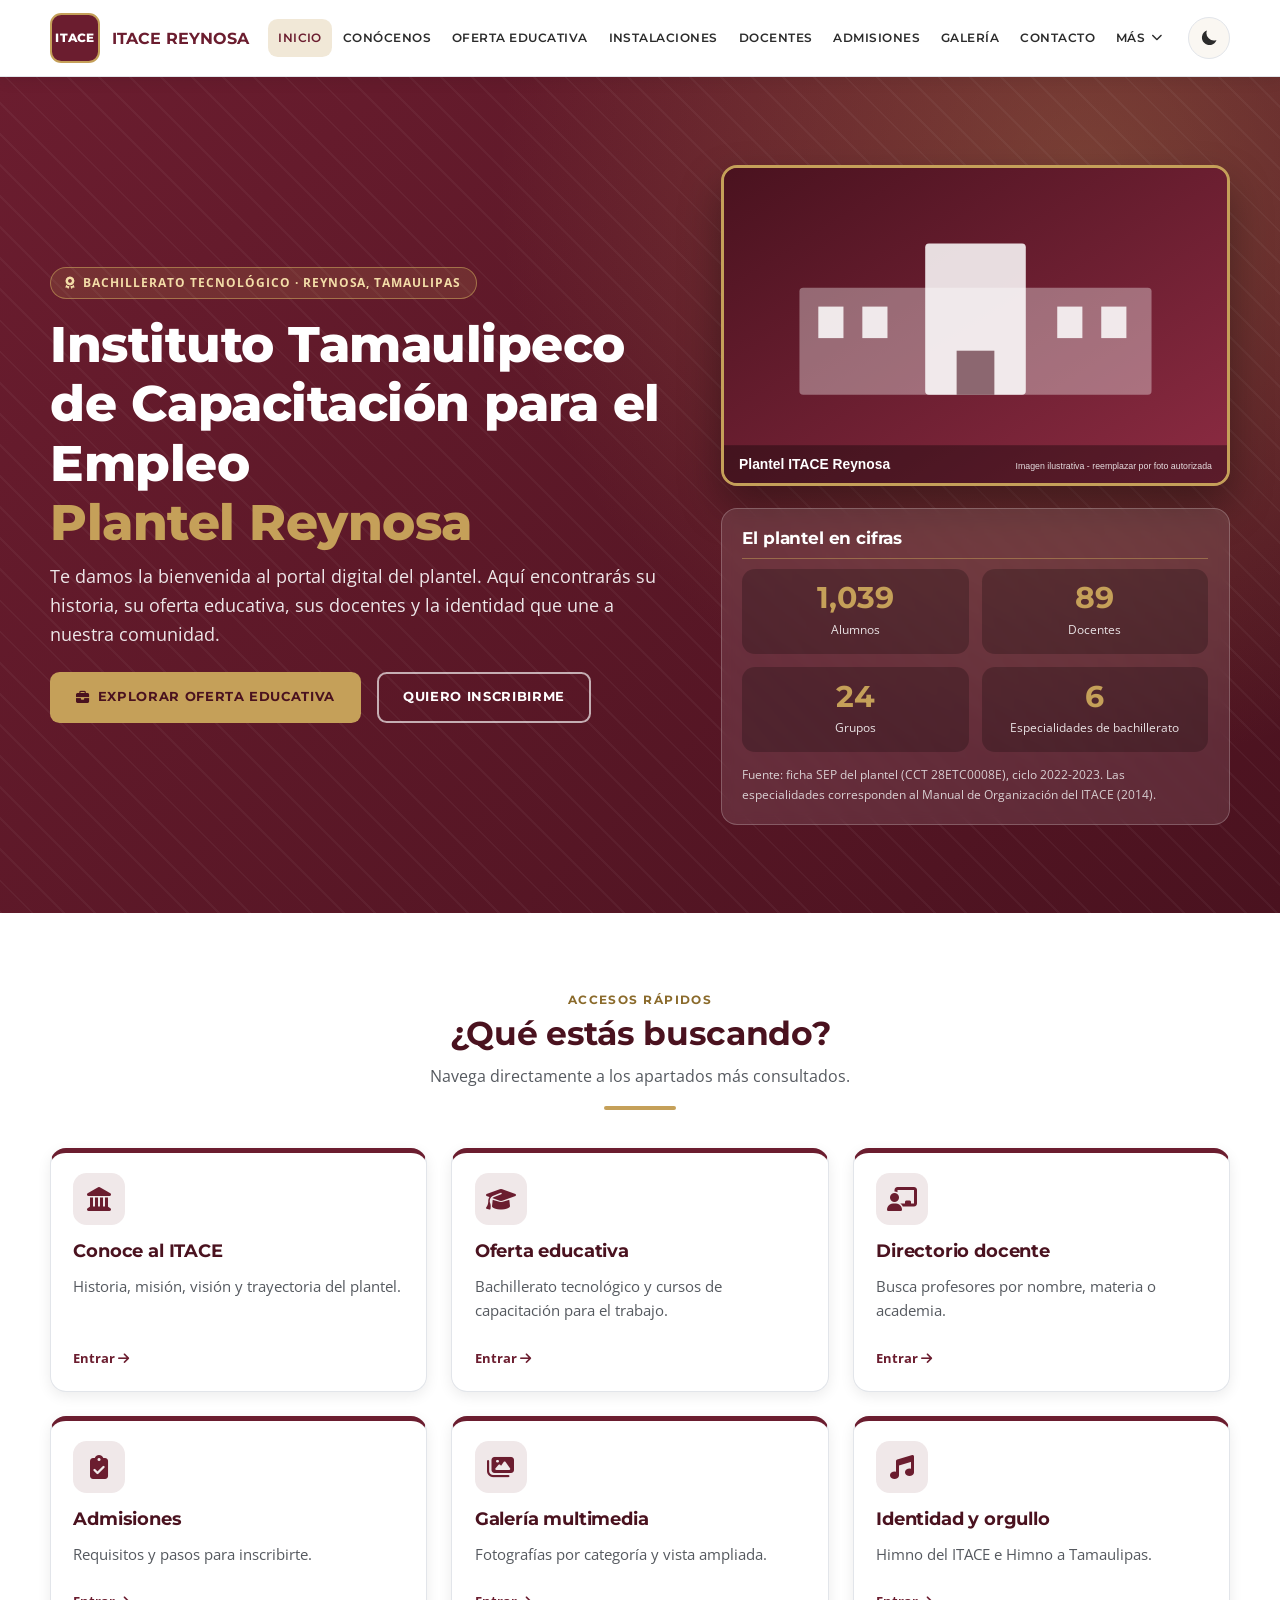
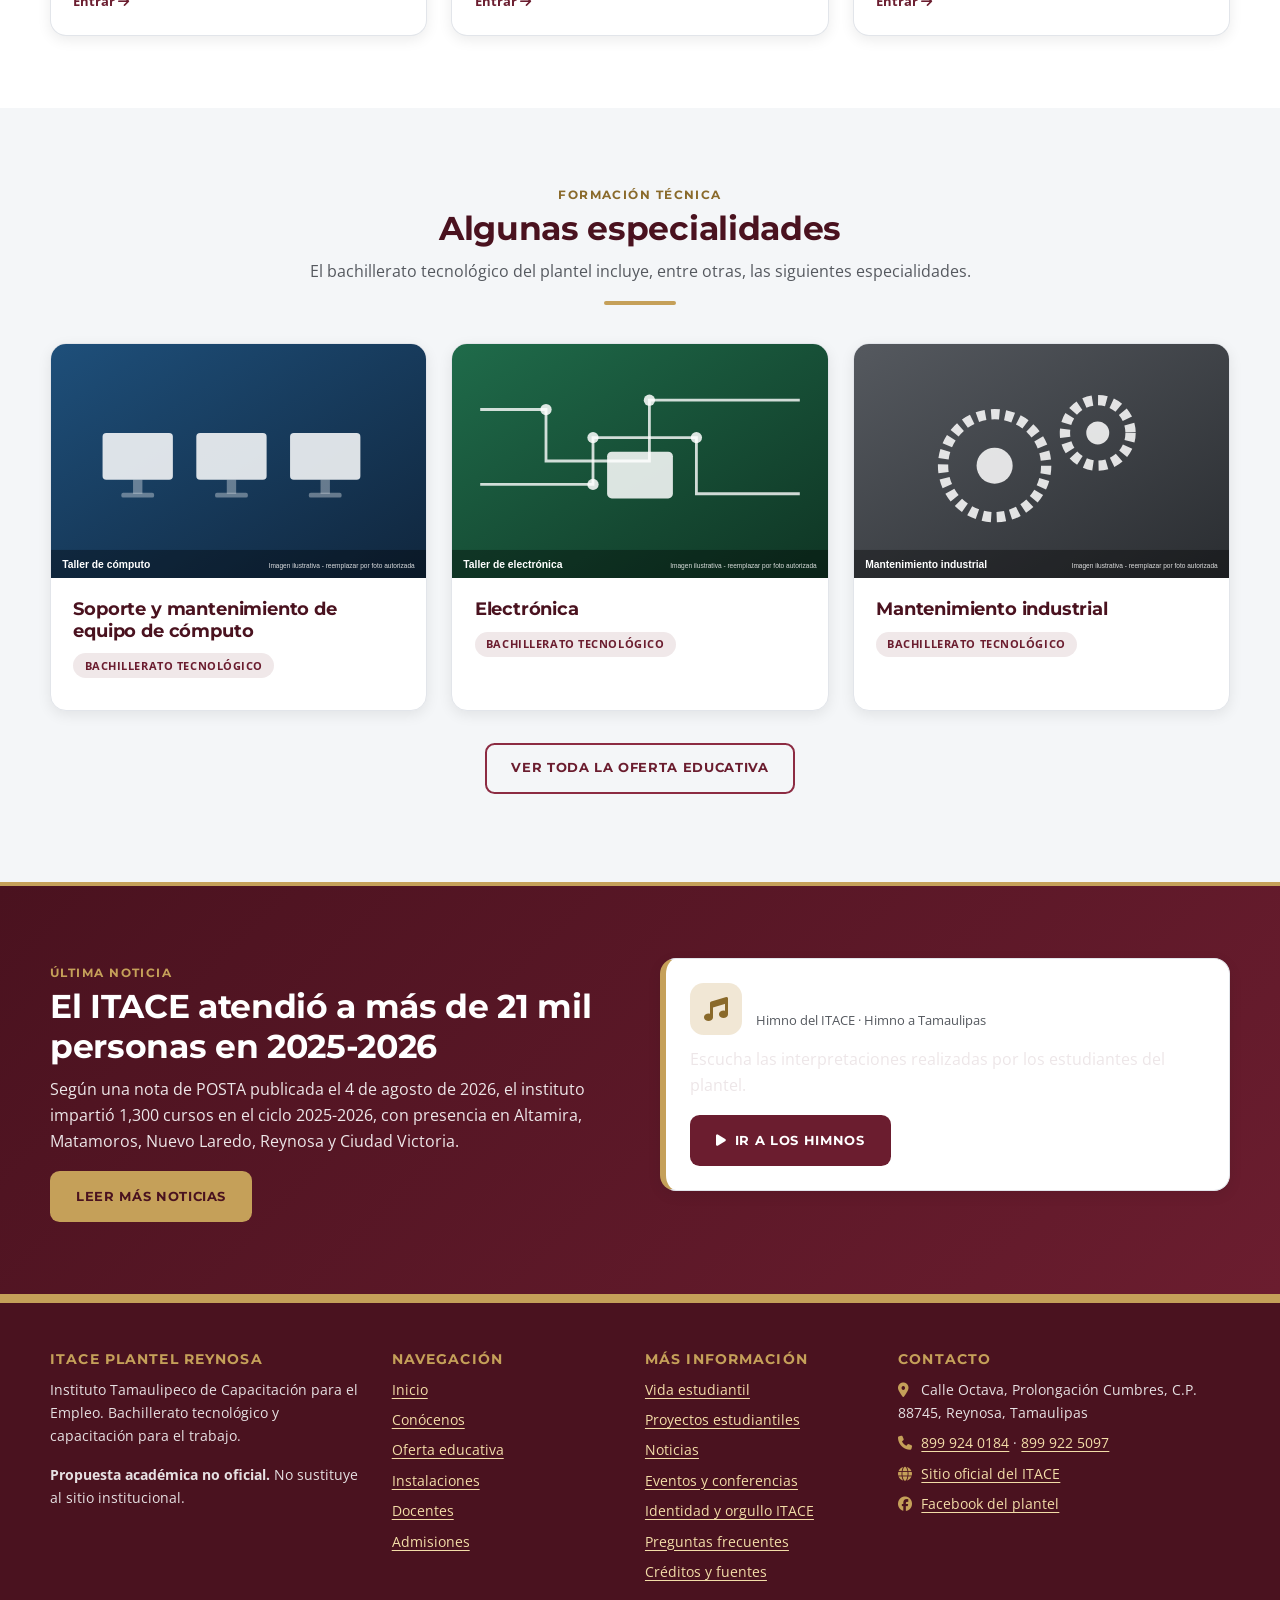
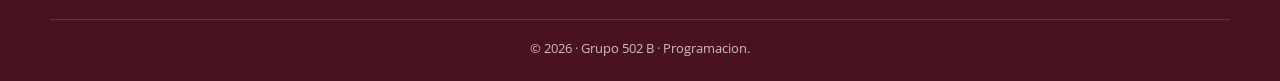
<file: index.html>
<!DOCTYPE html>
<html lang="es">
<head>
    <meta charset="UTF-8">
    <meta name="viewport" content="width=device-width, initial-scale=1.0">
    <title>Inicio | ITACE Plantel Reynosa </title>
    <meta name="description" content="Portal digital propuesto para el ITACE Plantel Reynosa: oferta educativa, docentes, instalaciones, admisiones y contacto.">
    <meta name="theme-color" content="#6B1D2F">
    <meta name="robots" content="noindex">
    <link rel="preconnect" href="https://fonts.googleapis.com">
    <link rel="preconnect" href="https://fonts.gstatic.com" crossorigin>
    <link href="https://fonts.googleapis.com/css2?family=Montserrat:wght@500;600;700;800&amp;family=Open+Sans:wght@400;600;700&amp;display=swap" rel="stylesheet">
    <link rel="stylesheet" href="https://cdnjs.cloudflare.com/ajax/libs/font-awesome/6.4.0/css/all.min.css">
    <link rel="stylesheet" href="css/style.css">
    <script src="js/script.js" defer></script>
</head>
<body>
    <a class="skip-link" href="#contenido">Ir al contenido principal</a>

    <header class="cabecera">
        <div class="contenedor">
            <a class="marca" href="index.html" aria-label="ITACE Reynosa, ir al inicio">
                <span class="marca-logo" aria-hidden="true">ITACE</span>
                <span class="marca-texto"><strong>ITACE REYNOSA</strong></span>
            </a>
            <nav id="navegacion" class="navegacion" aria-label="Navegación principal">
                <ul class="menu">
                    <li><a href="index.html" aria-current="page">Inicio</a></li><li><a href="paginas/conocenos.html">Conócenos</a></li><li><a href="paginas/oferta-educativa.html">Oferta educativa</a></li><li><a href="paginas/instalaciones.html">Instalaciones</a></li><li><a href="paginas/docentes.html">Docentes</a></li><li><a href="paginas/admisiones.html">Admisiones</a></li><li><a href="paginas/galeria.html">Galería</a></li><li><a href="paginas/contacto.html">Contacto</a></li>
                    <li class="menu-mas"><button type="button" aria-expanded="false" aria-haspopup="true">Más <i class="fa-solid fa-chevron-down" aria-hidden="true"></i></button>
                        <ul class="submenu"><li><a href="paginas/vida-estudiantil.html">Vida estudiantil</a></li><li><a href="paginas/proyectos.html">Proyectos estudiantiles</a></li><li><a href="paginas/noticias.html">Noticias</a></li><li><a href="paginas/eventos.html">Eventos y conferencias</a></li><li><a href="paginas/identidad.html">Identidad y orgullo ITACE</a></li><li><a href="paginas/preguntas.html">Preguntas frecuentes</a></li><li><a href="paginas/creditos.html">Créditos y fuentes</a></li></ul></li>
                </ul>
            </nav>
            <div class="acciones-cabecera">
                <button type="button" id="btn-tema" class="btn-icono" aria-label="Activar modo oscuro" aria-pressed="false"><svg viewBox="0 0 24 24" aria-hidden="true" focusable="false"><path d="M21 14.5A9 9 0 0 1 9.5 3a9 9 0 1 0 11.5 11.5z"/></svg></button>
                <button type="button" id="nav-toggle" class="btn-icono nav-toggle" aria-label="Abrir menú" aria-controls="navegacion" aria-expanded="false"><svg viewBox="0 0 24 24" aria-hidden="true" focusable="false"><path d="M3 5h18v2H3zM3 11h18v2H3zM3 17h18v2H3z"/></svg></button>
            </div>
        </div>
    </header>

    <main id="contenido">


        <section class="hero" aria-labelledby="titulo-inicio">
            <div class="contenedor hero-grid">
                <div class="anim-entrada">
                    <span class="hero-etiqueta"><i class="fa-solid fa-award" aria-hidden="true"></i> Bachillerato tecnológico · Reynosa, Tamaulipas</span>
                    <h1 id="titulo-inicio">Instituto Tamaulipeco de Capacitación para el Empleo <span class="resalte">Plantel Reynosa</span></h1>
                    <p class="lead">Te damos la bienvenida al portal digital del plantel. Aquí encontrarás su historia, su oferta educativa, sus docentes y la identidad que une a nuestra comunidad.</p>
                    <div class="hero-acciones">
                        <a class="btn btn-dorado pulso" href="paginas/oferta-educativa.html"><i class="fa-solid fa-briefcase" aria-hidden="true"></i> Explorar oferta educativa</a>
                        <a class="btn btn-borde" href="paginas/admisiones.html">Quiero inscribirme</a>
                    </div>
                </div>
                <div class="hero-lateral"><figure class="hero-foto"><img src="img/hero-plantel.svg" alt="Fachada del ITACE Plantel Reynosa " width="800" height="500"></figure>
                <aside class="hero-panel" aria-labelledby="datos-inst">
                    <h2 id="datos-inst">El plantel en cifras</h2>
                    <div class="stats">
                        <div class="stat"><strong data-contar="1039">1,039</strong><span>Alumnos</span></div>
                        <div class="stat"><strong data-contar="89">89</strong><span>Docentes</span></div>
                        <div class="stat"><strong data-contar="24">24</strong><span>Grupos</span></div>
                        <div class="stat"><strong data-contar="6">6</strong><span>Especialidades de bachillerato</span></div>
                    </div>
                    <p class="fuente-nota">Fuente: ficha SEP del plantel (CCT 28ETC0008E), ciclo 2022-2023. Las especialidades corresponden al Manual de Organización del ITACE (2014).</p>
                </aside></div>
            </div>
        </section>

        <section class="seccion seccion-blanca" aria-labelledby="acc"><div class="contenedor"><div class="encabezado revelar "><span class="sobretitulo">Accesos rápidos</span><h2>¿Qué estás buscando?</h2><p>Navega directamente a los apartados más consultados.</p></div><div class="grid grid-3"><a class="tarjeta tarjeta-acceso tarjeta-acento revelar" href="paginas/conocenos.html"><div class="tarjeta-cuerpo"><span class="icono"><i class="fa-solid fa-landmark" aria-hidden="true"></i></span><h3>Conoce al ITACE</h3><p>Historia, misión, visión y trayectoria del plantel.</p><span class="pie-tarjeta">Entrar <i class="fa-solid fa-arrow-right" aria-hidden="true"></i></span></div></a><a class="tarjeta tarjeta-acceso tarjeta-acento revelar" href="paginas/oferta-educativa.html"><div class="tarjeta-cuerpo"><span class="icono"><i class="fa-solid fa-graduation-cap" aria-hidden="true"></i></span><h3>Oferta educativa</h3><p>Bachillerato tecnológico y cursos de capacitación para el trabajo.</p><span class="pie-tarjeta">Entrar <i class="fa-solid fa-arrow-right" aria-hidden="true"></i></span></div></a><a class="tarjeta tarjeta-acceso tarjeta-acento revelar" href="paginas/docentes.html"><div class="tarjeta-cuerpo"><span class="icono"><i class="fa-solid fa-chalkboard-user" aria-hidden="true"></i></span><h3>Directorio docente</h3><p>Busca profesores por nombre, materia o academia.</p><span class="pie-tarjeta">Entrar <i class="fa-solid fa-arrow-right" aria-hidden="true"></i></span></div></a><a class="tarjeta tarjeta-acceso tarjeta-acento revelar" href="paginas/admisiones.html"><div class="tarjeta-cuerpo"><span class="icono"><i class="fa-solid fa-clipboard-check" aria-hidden="true"></i></span><h3>Admisiones</h3><p>Requisitos y pasos para inscribirte.</p><span class="pie-tarjeta">Entrar <i class="fa-solid fa-arrow-right" aria-hidden="true"></i></span></div></a><a class="tarjeta tarjeta-acceso tarjeta-acento revelar" href="paginas/galeria.html"><div class="tarjeta-cuerpo"><span class="icono"><i class="fa-solid fa-images" aria-hidden="true"></i></span><h3>Galería multimedia</h3><p>Fotografías por categoría y vista ampliada.</p><span class="pie-tarjeta">Entrar <i class="fa-solid fa-arrow-right" aria-hidden="true"></i></span></div></a><a class="tarjeta tarjeta-acceso tarjeta-acento revelar" href="paginas/identidad.html"><div class="tarjeta-cuerpo"><span class="icono"><i class="fa-solid fa-music" aria-hidden="true"></i></span><h3>Identidad y orgullo</h3><p>Himno del ITACE e Himno a Tamaulipas.</p><span class="pie-tarjeta">Entrar <i class="fa-solid fa-arrow-right" aria-hidden="true"></i></span></div></a></div></div></section>

        <section class="seccion " aria-labelledby="esp"><div class="contenedor"><div class="encabezado revelar "><span class="sobretitulo">Formación técnica</span><h2>Algunas especialidades</h2><p>El bachillerato tecnológico del plantel incluye, entre otras, las siguientes especialidades.</p></div><div class="grid grid-3"><article class="tarjeta revelar"><div class="tarjeta-medio"><img class="tarjeta-img" src="img/instalaciones/computo.svg" alt="Pogamacion" width="800" height="500" loading="lazy"></div><div class="tarjeta-cuerpo"><h3>Soporte y mantenimiento de equipo de cómputo</h3><span class="insignia">Bachillerato tecnológico</span></div></article><article class="tarjeta revelar"><div class="tarjeta-medio"><img class="tarjeta-img" src="img/instalaciones/electronica.svg" alt="Electrónica (imagen ilustrativa)" width="800" height="500" loading="lazy"></div><div class="tarjeta-cuerpo"><h3>Electrónica</h3><span class="insignia">Bachillerato tecnológico</span></div></article><article class="tarjeta revelar"><div class="tarjeta-medio"><img class="tarjeta-img" src="img/instalaciones/mantenimiento.svg" alt="Mantenimiento industrial (imagen ilustrativa)" width="800" height="500" loading="lazy"></div><div class="tarjeta-cuerpo"><h3>Mantenimiento industrial</h3><span class="insignia">Bachillerato tecnológico</span></div></article></div><p class="texto-centro" style="margin-top:2rem"><a class="btn btn-contorno" href="paginas/oferta-educativa.html">Ver toda la oferta educativa</a></p></div></section>

        <section class="seccion seccion-vino" aria-labelledby="noticia"><div class="contenedor"><div class="dos-col"><div class="revelar"><span class="sobretitulo">Última noticia</span><h2>El ITACE atendió a más de 21 mil personas en 2025-2026</h2><p>Según una nota de POSTA publicada el 4 de agosto de 2026, el instituto impartió 1,300 cursos en el ciclo 2025-2026, con presencia en Altamira, Matamoros, Nuevo Laredo, Reynosa y Ciudad Victoria.</p><a class="btn btn-dorado" href="paginas/noticias.html">Leer más noticias</a></div><div class="revelar"><div class="reproductor dorado"><div class="reproductor-cab"><span class="icono dorado"><i class="fa-solid fa-music" aria-hidden="true"></i></span><div><h3>Identidad y orgullo ITACE</h3><span>Himno del ITACE · Himno a Tamaulipas</span></div></div><p>Escucha las interpretaciones realizadas por los estudiantes del plantel.</p><a class="btn btn-primario" href="paginas/identidad.html"><i class="fa-solid fa-play" aria-hidden="true"></i> Ir a los himnos</a></div></div></div></div></section>

    </main>

    <footer class="pie">
        <div class="contenedor">
            <div class="pie-grid">
                <section aria-labelledby="pie-1">
                    <h2 id="pie-1">ITACE Plantel Reynosa</h2>
                    <p>Instituto Tamaulipeco de Capacitación para el Empleo. Bachillerato tecnológico y capacitación para el trabajo.</p>
                    <p><strong>Propuesta académica no oficial.</strong> No sustituye al sitio institucional.</p>
                </section>
                <nav aria-labelledby="pie-2">
                    <h2 id="pie-2">Navegación</h2>
                    <ul><li><a href="index.html" aria-current="page">Inicio</a></li><li><a href="paginas/conocenos.html">Conócenos</a></li><li><a href="paginas/oferta-educativa.html">Oferta educativa</a></li><li><a href="paginas/instalaciones.html">Instalaciones</a></li><li><a href="paginas/docentes.html">Docentes</a></li><li><a href="paginas/admisiones.html">Admisiones</a></li></ul>
                </nav>
                <nav aria-labelledby="pie-3">
                    <h2 id="pie-3">Más información</h2>
                    <ul><li><a href="paginas/vida-estudiantil.html">Vida estudiantil</a></li><li><a href="paginas/proyectos.html">Proyectos estudiantiles</a></li><li><a href="paginas/noticias.html">Noticias</a></li><li><a href="paginas/eventos.html">Eventos y conferencias</a></li><li><a href="paginas/identidad.html">Identidad y orgullo ITACE</a></li><li><a href="paginas/preguntas.html">Preguntas frecuentes</a></li><li><a href="paginas/creditos.html">Créditos y fuentes</a></li></ul>
                </nav>
                <section aria-labelledby="pie-4">
                    <h2 id="pie-4">Contacto</h2>
                    <ul>
                        <li><i class="fa-solid fa-location-dot" aria-hidden="true"></i> Calle Octava, Prolongación Cumbres, C.P. 88745, Reynosa, Tamaulipas</li>
                        <li><i class="fa-solid fa-phone" aria-hidden="true"></i> <a href="tel:+528999240184">899 924 0184</a> · <a href="tel:+528999225097">899 922 5097</a></li>
                        <li><i class="fa-solid fa-globe" aria-hidden="true"></i> <a href="https://itace.edu.mx/" target="_blank" rel="noopener noreferrer">Sitio oficial del ITACE</a></li>
                        <li><i class="fa-brands fa-facebook" aria-hidden="true"></i> <a href="https://www.facebook.com/itaceplantelreynosa/" target="_blank" rel="noopener noreferrer">Facebook del plantel</a></li>
                    </ul>
                </section>
            </div>
            <p class="pie-legal">© 2026  · Grupo 502 B · Programacion.</p>
        </div>
    </footer>
    <button type="button" id="volver-arriba" class="volver-arriba" aria-label="Volver al inicio de la página"><i class="fa-solid fa-arrow-up" aria-hidden="true"></i></button>
</body>
</html>
</file>
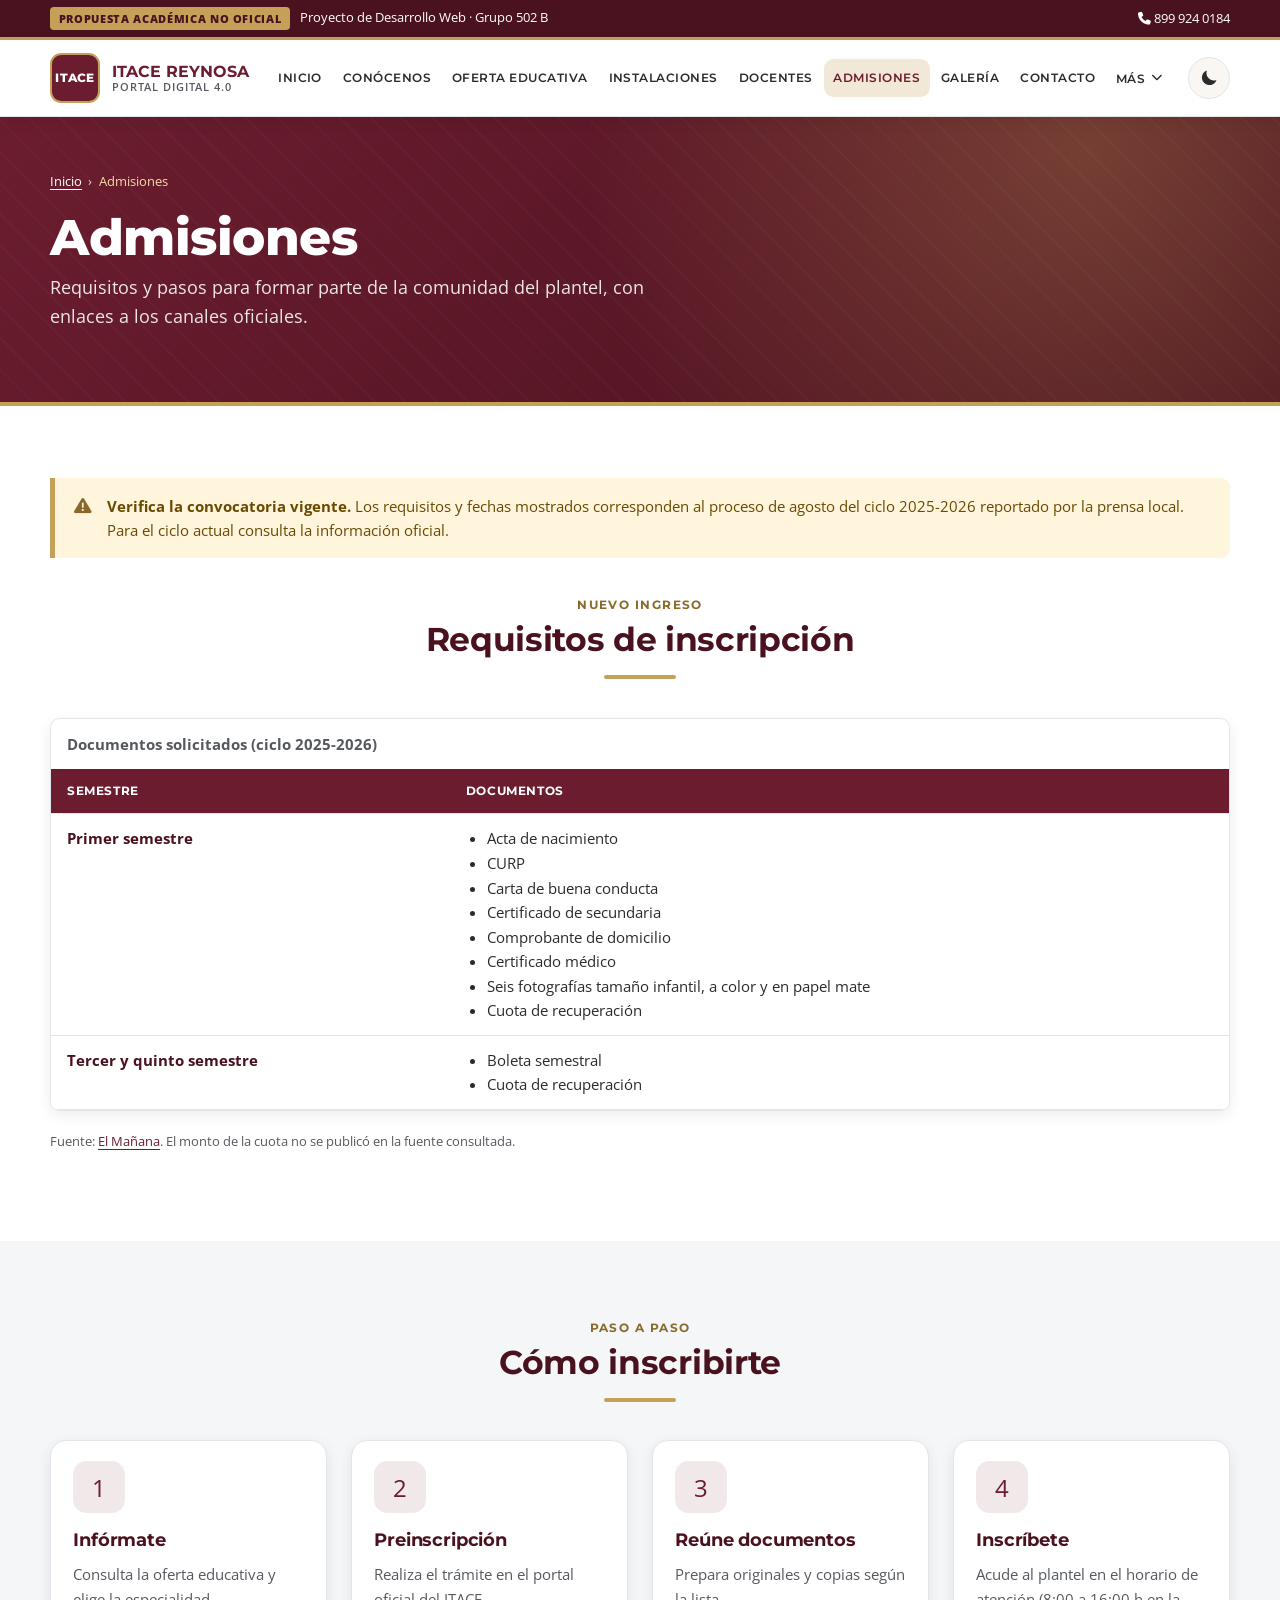
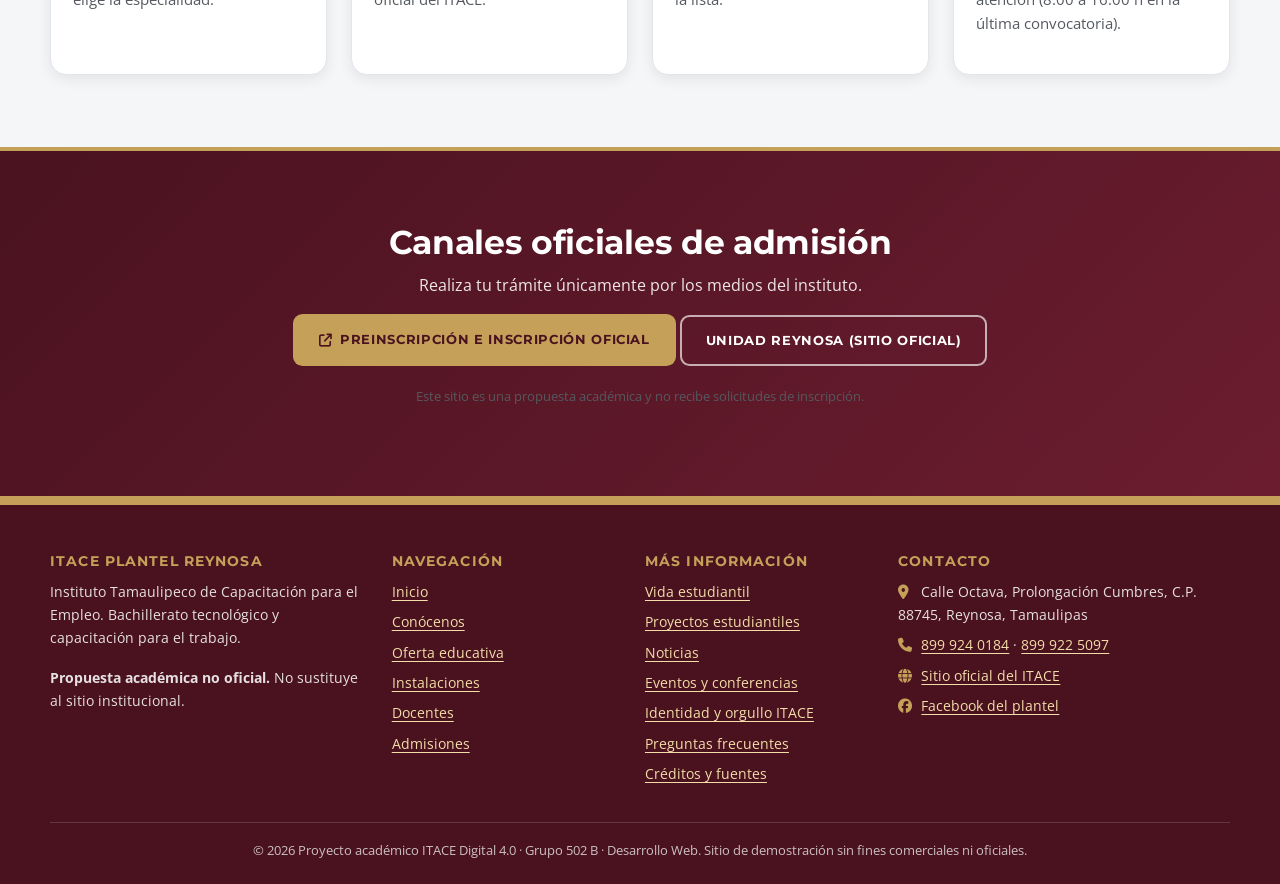
<file: paginas/admisiones.html>
<!DOCTYPE html>
<html lang="es">
<head>
    <meta charset="UTF-8">
    <meta name="viewport" content="width=device-width, initial-scale=1.0">
    <title>Admisiones | ITACE Reynosa - Propuesta académica</title>
    <meta name="description" content="Requisitos, pasos y enlaces oficiales para inscribirse al ITACE Plantel Reynosa.">
    <meta name="theme-color" content="#6B1D2F">
    <meta name="robots" content="noindex">
    <link rel="preconnect" href="https://fonts.googleapis.com">
    <link rel="preconnect" href="https://fonts.gstatic.com" crossorigin>
    <link href="https://fonts.googleapis.com/css2?family=Montserrat:wght@500;600;700;800&amp;family=Open+Sans:wght@400;600;700&amp;display=swap" rel="stylesheet">
    <link rel="stylesheet" href="https://cdnjs.cloudflare.com/ajax/libs/font-awesome/6.4.0/css/all.min.css">
    <link rel="stylesheet" href="../css/style.css">
    <script src="../js/script.js" defer></script>
</head>
<body>
    <a class="skip-link" href="#contenido">Saltar al contenido principal</a>

    <div class="aviso-superior">
        <div class="contenedor">
            <p style="margin:0"><span class="etiqueta-academica">PROPUESTA ACADÉMICA NO OFICIAL</span><span class="oculto-movil">Proyecto de Desarrollo Web · Grupo 502 B</span></p>
            <p style="margin:0"><a href="tel:+528999240184"><i class="fa-solid fa-phone" aria-hidden="true"></i> 899 924 0184</a></p>
        </div>
    </div>

    <header class="cabecera">
        <div class="contenedor">
            <a class="marca" href="../index.html" aria-label="ITACE Reynosa, ir al inicio">
                <span class="marca-logo" aria-hidden="true">ITACE</span>
                <span class="marca-texto"><strong>ITACE REYNOSA</strong><span>Portal digital 4.0</span></span>
            </a>
            <nav id="navegacion" class="navegacion" aria-label="Navegación principal">
                <ul class="menu">
                    <li><a href="../index.html">Inicio</a></li><li><a href="conocenos.html">Conócenos</a></li><li><a href="oferta-educativa.html">Oferta educativa</a></li><li><a href="instalaciones.html">Instalaciones</a></li><li><a href="docentes.html">Docentes</a></li><li><a href="admisiones.html" aria-current="page">Admisiones</a></li><li><a href="galeria.html">Galería</a></li><li><a href="contacto.html">Contacto</a></li>
                    <li class="menu-mas"><button type="button" aria-expanded="false" aria-haspopup="true">Más <i class="fa-solid fa-chevron-down" aria-hidden="true"></i></button>
                        <ul class="submenu"><li><a href="vida-estudiantil.html">Vida estudiantil</a></li><li><a href="proyectos.html">Proyectos estudiantiles</a></li><li><a href="noticias.html">Noticias</a></li><li><a href="eventos.html">Eventos y conferencias</a></li><li><a href="identidad.html">Identidad y orgullo ITACE</a></li><li><a href="preguntas.html">Preguntas frecuentes</a></li><li><a href="creditos.html">Créditos y fuentes</a></li></ul></li>
                </ul>
            </nav>
            <div class="acciones-cabecera">
                <button type="button" id="btn-tema" class="btn-icono" aria-label="Activar modo oscuro" aria-pressed="false"><svg viewBox="0 0 24 24" aria-hidden="true" focusable="false"><path d="M21 14.5A9 9 0 0 1 9.5 3a9 9 0 1 0 11.5 11.5z"/></svg></button>
                <button type="button" id="nav-toggle" class="btn-icono nav-toggle" aria-label="Abrir menú" aria-controls="navegacion" aria-expanded="false"><svg viewBox="0 0 24 24" aria-hidden="true" focusable="false"><path d="M3 5h18v2H3zM3 11h18v2H3zM3 17h18v2H3z"/></svg></button>
            </div>
        </div>
    </header>

    <main id="contenido">
        <section class="hero hero-pagina" aria-labelledby="titulo-pagina">
            <div class="contenedor anim-entrada">
                <nav class="migas" aria-label="Ruta de navegación"><ol><li><a href="../index.html">Inicio</a></li><li aria-current="page">Admisiones</li></ol></nav>
                <h1 id="titulo-pagina">Admisiones</h1>
                <p class="lead">Requisitos y pasos para formar parte de la comunidad del plantel, con enlaces a los canales oficiales.</p>
            </div>
        </section>
<section class="seccion seccion-blanca" aria-labelledby="req"><div class="contenedor"><div class="aviso" role="note"><i class="fa-solid fa-triangle-exclamation" aria-hidden="true"></i><p style="margin:0"><strong>Verifica la convocatoria vigente.</strong> Los requisitos y fechas mostrados corresponden al proceso de agosto del ciclo 2025-2026 reportado por la prensa local. Para el ciclo actual consulta la información oficial.</p></div><div class="encabezado revelar "><span class="sobretitulo">Nuevo ingreso</span><h2>Requisitos de inscripción</h2></div>
    <div class="tabla-wrap revelar"><table>
        <caption>Documentos solicitados (ciclo 2025-2026)</caption>
        <thead><tr><th scope="col">Semestre</th><th scope="col">Documentos</th></tr></thead>
        <tbody>
            <tr><th scope="row">Primer semestre</th><td><ul style="margin:0"><li>Acta de nacimiento</li><li>CURP</li><li>Carta de buena conducta</li><li>Certificado de secundaria</li><li>Comprobante de domicilio</li><li>Certificado médico</li><li>Seis fotografías tamaño infantil, a color y en papel mate</li><li>Cuota de recuperación</li></ul></td></tr>
            <tr><th scope="row">Tercer y quinto semestre</th><td><ul style="margin:0"><li>Boleta semestral</li><li>Cuota de recuperación</li></ul></td></tr>
        </tbody>
    </table></div>
    <p style="margin-top:1rem"><small>Fuente: <a href="https://www.elmanana.com/local/reynosa/itace-ciclo-escolar-reynosa/6014807" target="_blank" rel="noopener noreferrer">El Mañana</a>. El monto de la cuota no se publicó en la fuente consultada.</small></p></div></section><section class="seccion " aria-labelledby="pasos"><div class="contenedor"><div class="encabezado revelar "><span class="sobretitulo">Paso a paso</span><h2>Cómo inscribirte</h2></div>
    <div class="grid grid-4">
        <article class="tarjeta revelar"><div class="tarjeta-cuerpo"><span class="icono">1</span><h3>Infórmate</h3><p>Consulta la oferta educativa y elige la especialidad.</p></div></article>
        <article class="tarjeta revelar"><div class="tarjeta-cuerpo"><span class="icono">2</span><h3>Preinscripción</h3><p>Realiza el trámite en el portal oficial del ITACE.</p></div></article>
        <article class="tarjeta revelar"><div class="tarjeta-cuerpo"><span class="icono">3</span><h3>Reúne documentos</h3><p>Prepara originales y copias según la lista.</p></div></article>
        <article class="tarjeta revelar"><div class="tarjeta-cuerpo"><span class="icono">4</span><h3>Inscríbete</h3><p>Acude al plantel en el horario de atención (8:00 a 16:00 h en la última convocatoria).</p></div></article>
    </div></div></section><section class="seccion seccion-vino" aria-labelledby="oficial"><div class="contenedor"><div class="texto-centro revelar"><h2>Canales oficiales de admisión</h2><p>Realiza tu trámite únicamente por los medios del instituto.</p><p><a class="btn btn-dorado" href="https://itace.edu.mx/bachillerato/preinscripcion-e-inscripcion/" target="_blank" rel="noopener noreferrer"><i class="fa-solid fa-arrow-up-right-from-square" aria-hidden="true"></i> Preinscripción e inscripción oficial</a> <a class="btn btn-borde" href="https://itace.edu.mx/cefot/unidades/unidad-reynosa/" target="_blank" rel="noopener noreferrer">Unidad Reynosa (sitio oficial)</a></p><p><small>Este sitio es una propuesta académica y no recibe solicitudes de inscripción.</small></p></div></div></section>
    </main>

    <footer class="pie">
        <div class="contenedor">
            <div class="pie-grid">
                <section aria-labelledby="pie-1">
                    <h2 id="pie-1">ITACE Plantel Reynosa</h2>
                    <p>Instituto Tamaulipeco de Capacitación para el Empleo. Bachillerato tecnológico y capacitación para el trabajo.</p>
                    <p><strong>Propuesta académica no oficial.</strong> No sustituye al sitio institucional.</p>
                </section>
                <nav aria-labelledby="pie-2">
                    <h2 id="pie-2">Navegación</h2>
                    <ul><li><a href="../index.html">Inicio</a></li><li><a href="conocenos.html">Conócenos</a></li><li><a href="oferta-educativa.html">Oferta educativa</a></li><li><a href="instalaciones.html">Instalaciones</a></li><li><a href="docentes.html">Docentes</a></li><li><a href="admisiones.html" aria-current="page">Admisiones</a></li></ul>
                </nav>
                <nav aria-labelledby="pie-3">
                    <h2 id="pie-3">Más información</h2>
                    <ul><li><a href="vida-estudiantil.html">Vida estudiantil</a></li><li><a href="proyectos.html">Proyectos estudiantiles</a></li><li><a href="noticias.html">Noticias</a></li><li><a href="eventos.html">Eventos y conferencias</a></li><li><a href="identidad.html">Identidad y orgullo ITACE</a></li><li><a href="preguntas.html">Preguntas frecuentes</a></li><li><a href="creditos.html">Créditos y fuentes</a></li></ul>
                </nav>
                <section aria-labelledby="pie-4">
                    <h2 id="pie-4">Contacto</h2>
                    <ul>
                        <li><i class="fa-solid fa-location-dot" aria-hidden="true"></i> Calle Octava, Prolongación Cumbres, C.P. 88745, Reynosa, Tamaulipas</li>
                        <li><i class="fa-solid fa-phone" aria-hidden="true"></i> <a href="tel:+528999240184">899 924 0184</a> · <a href="tel:+528999225097">899 922 5097</a></li>
                        <li><i class="fa-solid fa-globe" aria-hidden="true"></i> <a href="https://itace.edu.mx/" target="_blank" rel="noopener noreferrer">Sitio oficial del ITACE</a></li>
                        <li><i class="fa-brands fa-facebook" aria-hidden="true"></i> <a href="https://www.facebook.com/itaceplantelreynosa/" target="_blank" rel="noopener noreferrer">Facebook del plantel</a></li>
                    </ul>
                </section>
            </div>
            <p class="pie-legal">© 2026 Proyecto académico ITACE Digital 4.0 · Grupo 502 B · Desarrollo Web. Sitio de demostración sin fines comerciales ni oficiales.</p>
        </div>
    </footer>
    <button type="button" id="volver-arriba" class="volver-arriba" aria-label="Volver al inicio de la página"><i class="fa-solid fa-arrow-up" aria-hidden="true"></i></button>
</body>
</html>
</file>
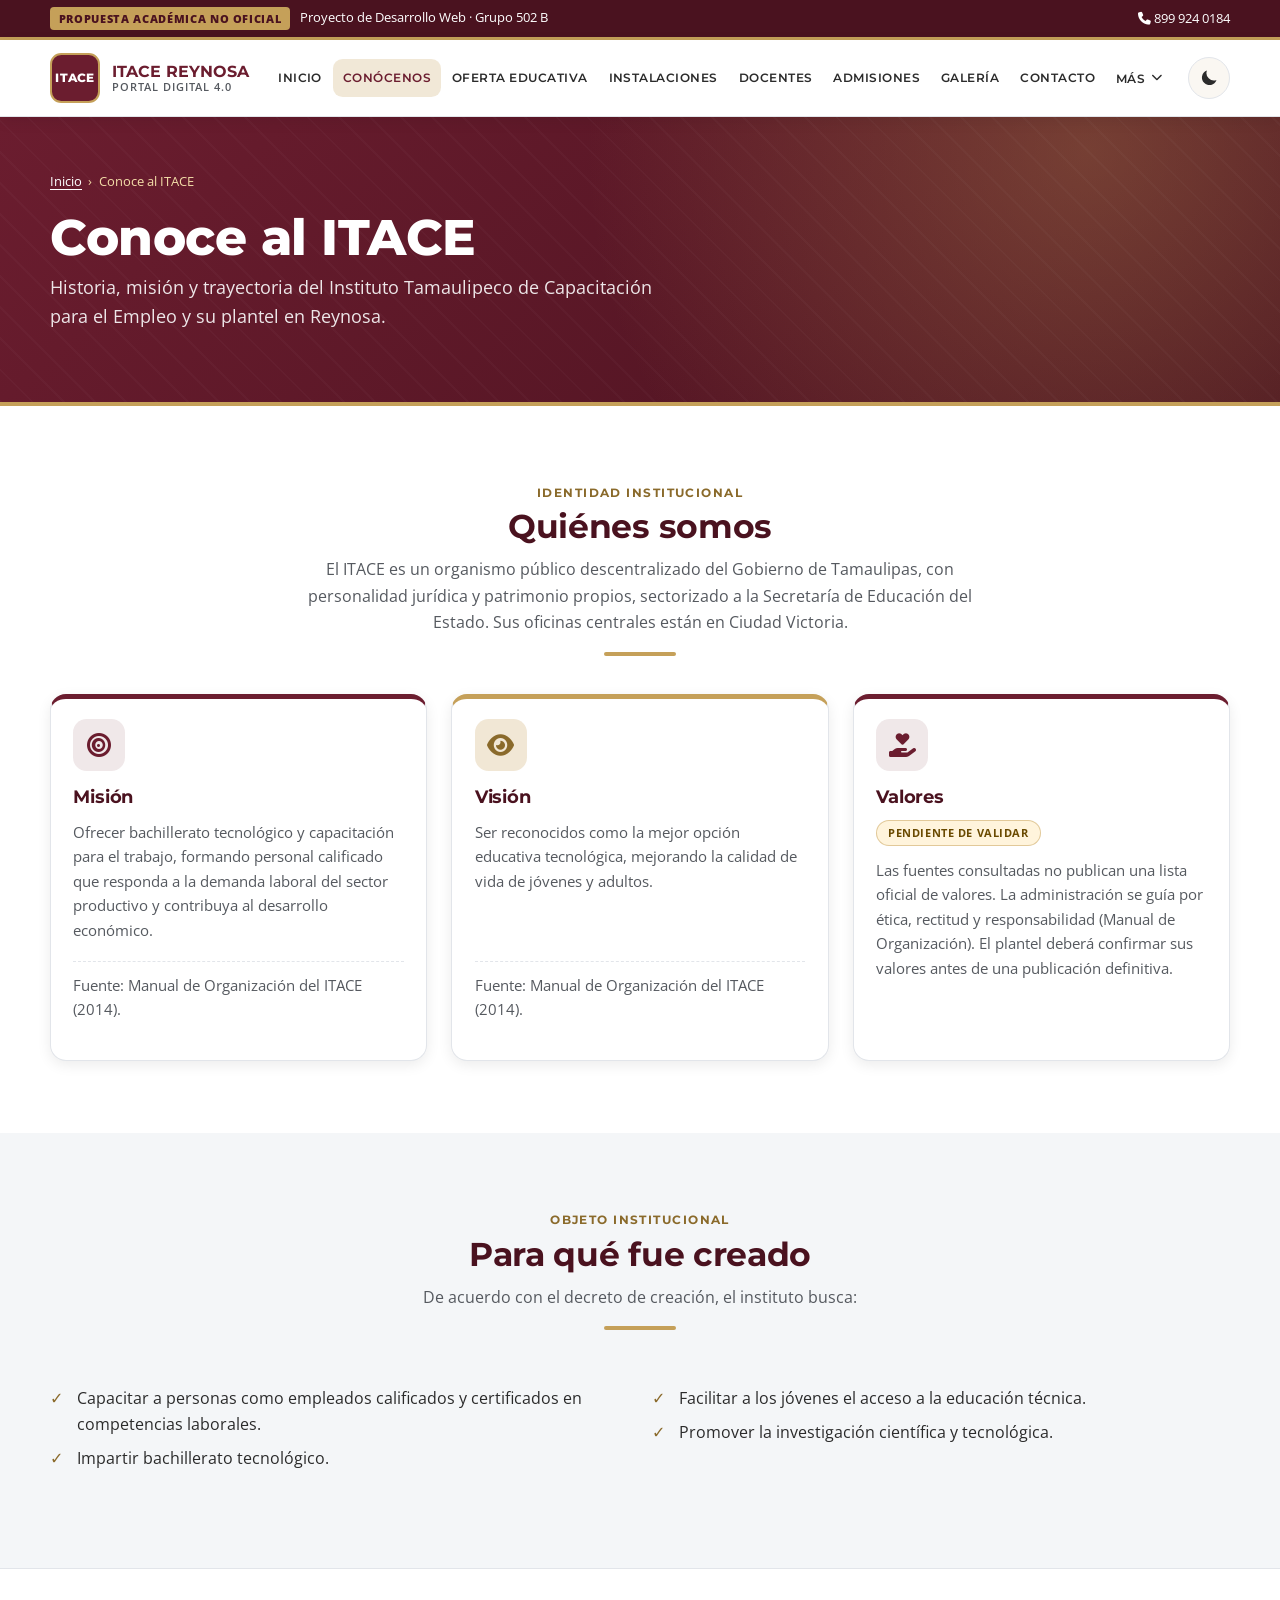
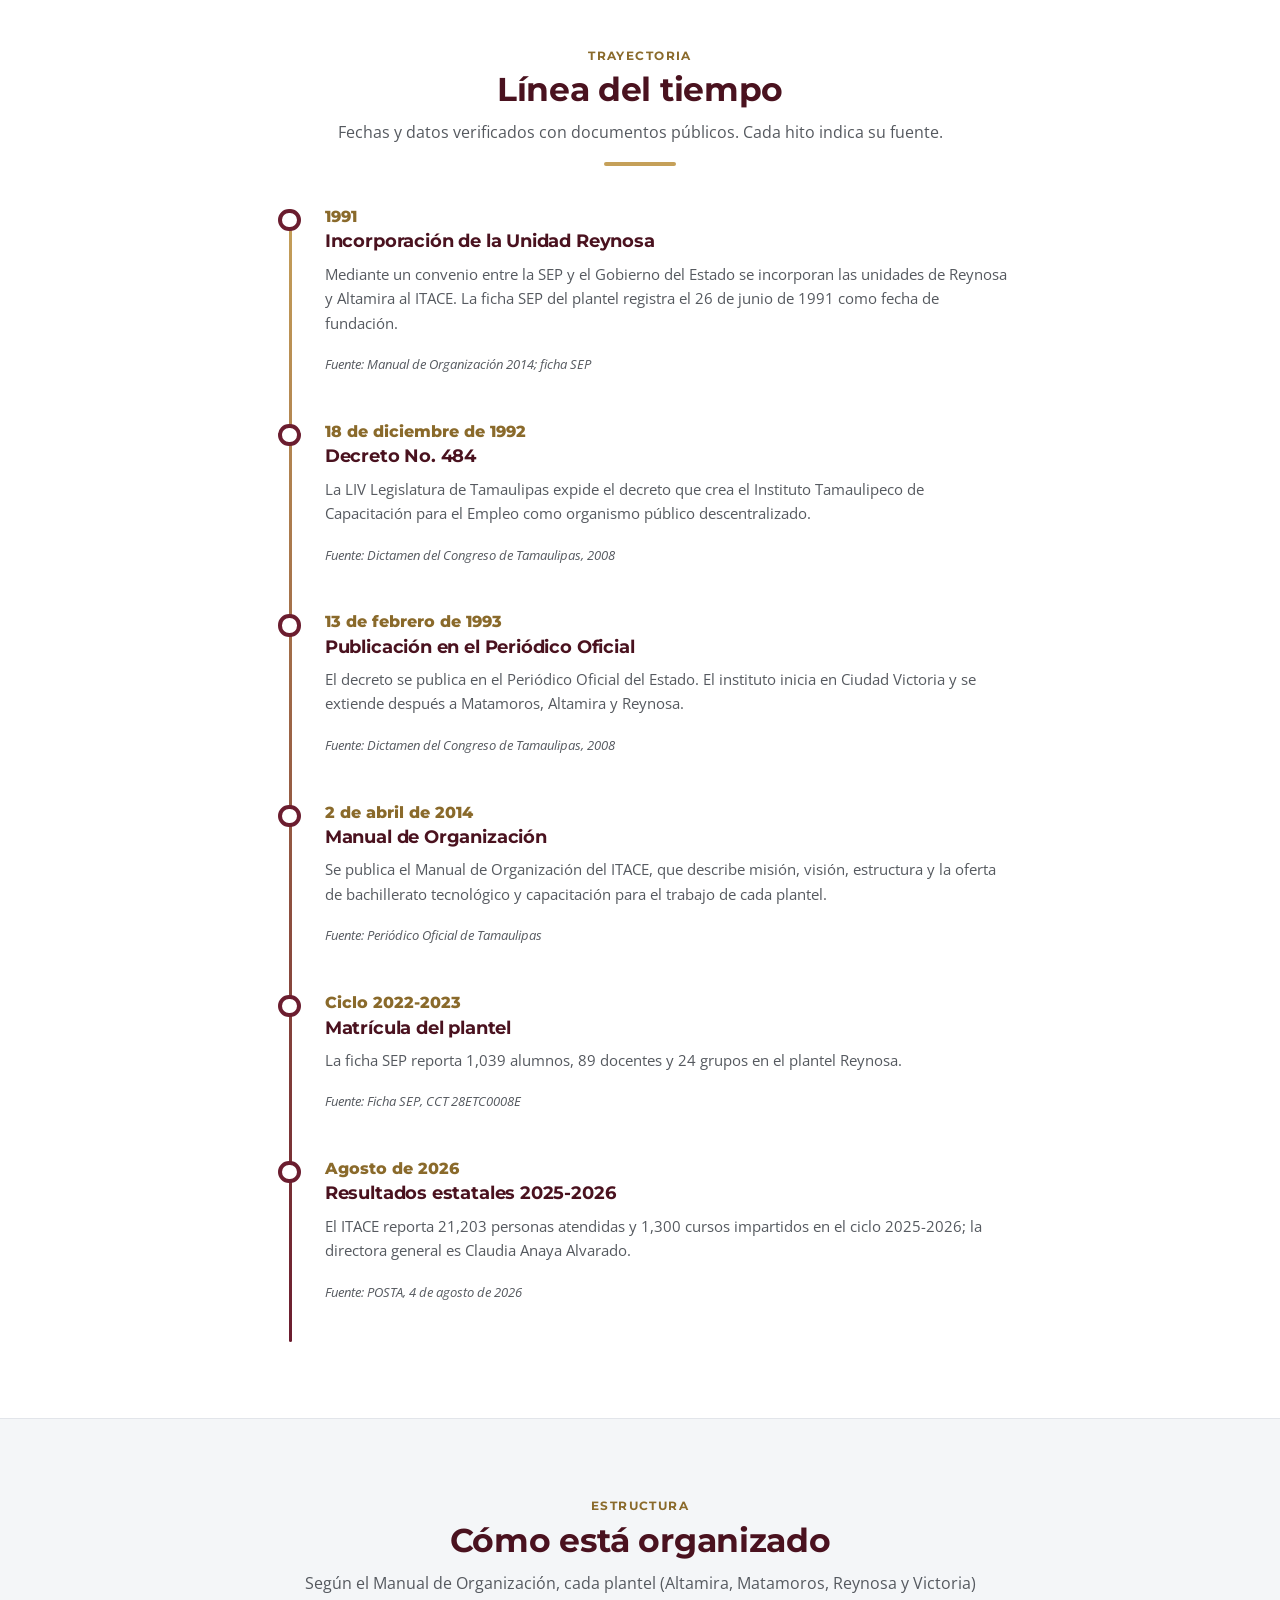
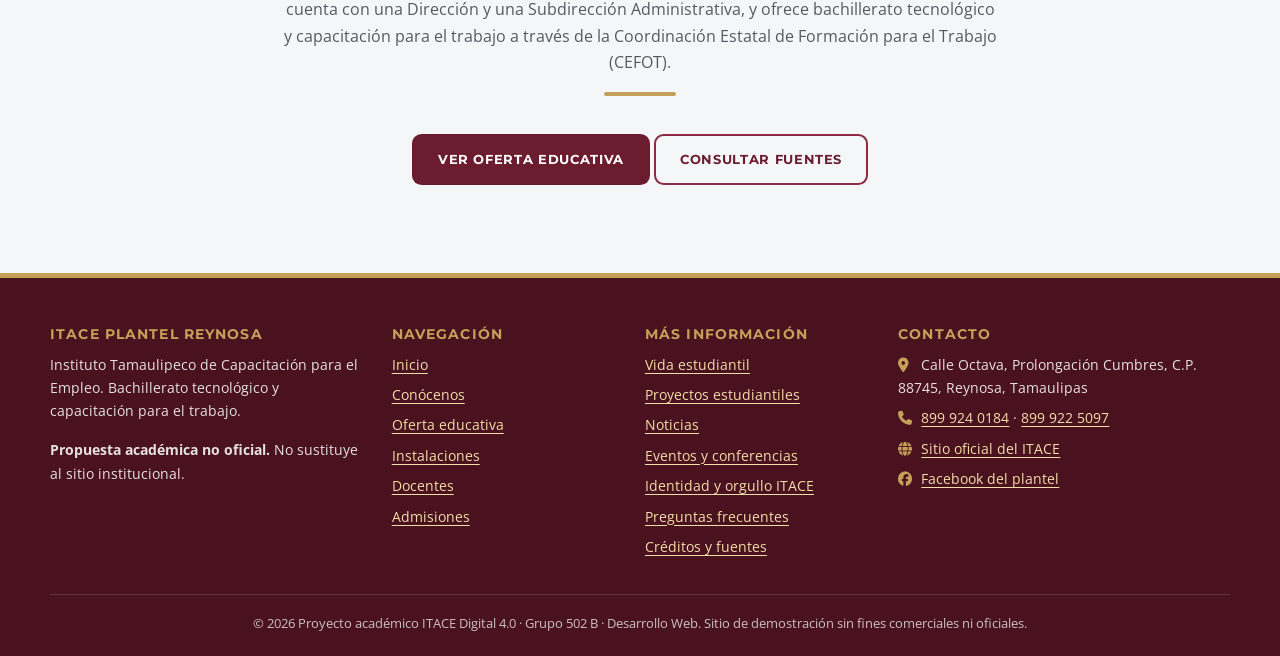
<file: paginas/conocenos.html>
<!DOCTYPE html>
<html lang="es">
<head>
    <meta charset="UTF-8">
    <meta name="viewport" content="width=device-width, initial-scale=1.0">
    <title>Conoce al ITACE | ITACE Reynosa - Propuesta académica</title>
    <meta name="description" content="Historia, misión, visión y trayectoria del ITACE y de su plantel Reynosa, con fuentes verificables.">
    <meta name="theme-color" content="#6B1D2F">
    <meta name="robots" content="noindex">
    <link rel="preconnect" href="https://fonts.googleapis.com">
    <link rel="preconnect" href="https://fonts.gstatic.com" crossorigin>
    <link href="https://fonts.googleapis.com/css2?family=Montserrat:wght@500;600;700;800&amp;family=Open+Sans:wght@400;600;700&amp;display=swap" rel="stylesheet">
    <link rel="stylesheet" href="https://cdnjs.cloudflare.com/ajax/libs/font-awesome/6.4.0/css/all.min.css">
    <link rel="stylesheet" href="../css/style.css">
    <script src="../js/script.js" defer></script>
</head>
<body>
    <a class="skip-link" href="#contenido">Saltar al contenido principal</a>

    <div class="aviso-superior">
        <div class="contenedor">
            <p style="margin:0"><span class="etiqueta-academica">PROPUESTA ACADÉMICA NO OFICIAL</span><span class="oculto-movil">Proyecto de Desarrollo Web · Grupo 502 B</span></p>
            <p style="margin:0"><a href="tel:+528999240184"><i class="fa-solid fa-phone" aria-hidden="true"></i> 899 924 0184</a></p>
        </div>
    </div>

    <header class="cabecera">
        <div class="contenedor">
            <a class="marca" href="../index.html" aria-label="ITACE Reynosa, ir al inicio">
                <span class="marca-logo" aria-hidden="true">ITACE</span>
                <span class="marca-texto"><strong>ITACE REYNOSA</strong><span>Portal digital 4.0</span></span>
            </a>
            <nav id="navegacion" class="navegacion" aria-label="Navegación principal">
                <ul class="menu">
                    <li><a href="../index.html">Inicio</a></li><li><a href="conocenos.html" aria-current="page">Conócenos</a></li><li><a href="oferta-educativa.html">Oferta educativa</a></li><li><a href="instalaciones.html">Instalaciones</a></li><li><a href="docentes.html">Docentes</a></li><li><a href="admisiones.html">Admisiones</a></li><li><a href="galeria.html">Galería</a></li><li><a href="contacto.html">Contacto</a></li>
                    <li class="menu-mas"><button type="button" aria-expanded="false" aria-haspopup="true">Más <i class="fa-solid fa-chevron-down" aria-hidden="true"></i></button>
                        <ul class="submenu"><li><a href="vida-estudiantil.html">Vida estudiantil</a></li><li><a href="proyectos.html">Proyectos estudiantiles</a></li><li><a href="noticias.html">Noticias</a></li><li><a href="eventos.html">Eventos y conferencias</a></li><li><a href="identidad.html">Identidad y orgullo ITACE</a></li><li><a href="preguntas.html">Preguntas frecuentes</a></li><li><a href="creditos.html">Créditos y fuentes</a></li></ul></li>
                </ul>
            </nav>
            <div class="acciones-cabecera">
                <button type="button" id="btn-tema" class="btn-icono" aria-label="Activar modo oscuro" aria-pressed="false"><svg viewBox="0 0 24 24" aria-hidden="true" focusable="false"><path d="M21 14.5A9 9 0 0 1 9.5 3a9 9 0 1 0 11.5 11.5z"/></svg></button>
                <button type="button" id="nav-toggle" class="btn-icono nav-toggle" aria-label="Abrir menú" aria-controls="navegacion" aria-expanded="false"><svg viewBox="0 0 24 24" aria-hidden="true" focusable="false"><path d="M3 5h18v2H3zM3 11h18v2H3zM3 17h18v2H3z"/></svg></button>
            </div>
        </div>
    </header>

    <main id="contenido">
        <section class="hero hero-pagina" aria-labelledby="titulo-pagina">
            <div class="contenedor anim-entrada">
                <nav class="migas" aria-label="Ruta de navegación"><ol><li><a href="../index.html">Inicio</a></li><li aria-current="page">Conoce al ITACE</li></ol></nav>
                <h1 id="titulo-pagina">Conoce al ITACE</h1>
                <p class="lead">Historia, misión y trayectoria del Instituto Tamaulipeco de Capacitación para el Empleo y su plantel en Reynosa.</p>
            </div>
        </section>
<section class="seccion seccion-blanca" aria-labelledby="quienes"><div class="contenedor"><div class="encabezado revelar "><span class="sobretitulo">Identidad institucional</span><h2>Quiénes somos</h2><p>El ITACE es un organismo público descentralizado del Gobierno de Tamaulipas, con personalidad jurídica y patrimonio propios, sectorizado a la Secretaría de Educación del Estado. Sus oficinas centrales están en Ciudad Victoria.</p></div>
    <div class="grid grid-3">
        <article class="tarjeta tarjeta-acento revelar"><div class="tarjeta-cuerpo"><span class="icono"><i class="fa-solid fa-bullseye" aria-hidden="true"></i></span><h3>Misión</h3><p>Ofrecer bachillerato tecnológico y capacitación para el trabajo, formando personal calificado que responda a la demanda laboral del sector productivo y contribuya al desarrollo económico.</p><p class="pie-tarjeta">Fuente: Manual de Organización del ITACE (2014).</p></div></article>
        <article class="tarjeta tarjeta-acento dorado revelar"><div class="tarjeta-cuerpo"><span class="icono dorado"><i class="fa-solid fa-eye" aria-hidden="true"></i></span><h3>Visión</h3><p>Ser reconocidos como la mejor opción educativa tecnológica, mejorando la calidad de vida de jóvenes y adultos.</p><p class="pie-tarjeta">Fuente: Manual de Organización del ITACE (2014).</p></div></article>
        <article class="tarjeta tarjeta-acento revelar"><div class="tarjeta-cuerpo"><span class="icono"><i class="fa-solid fa-hand-holding-heart" aria-hidden="true"></i></span><h3>Valores</h3><span class="insignia pendiente">Pendiente de validar</span><p>Las fuentes consultadas no publican una lista oficial de valores. La administración se guía por ética, rectitud y responsabilidad (Manual de Organización). El plantel deberá confirmar sus valores antes de una publicación definitiva.</p></div></article>
    </div></div></section><section class="seccion " aria-labelledby="objeto"><div class="contenedor"><div class="encabezado revelar "><span class="sobretitulo">Objeto institucional</span><h2>Para qué fue creado</h2><p>De acuerdo con el decreto de creación, el instituto busca:</p></div>
    <div class="grid grid-2">
        <ul class="lista-check revelar"><li>Capacitar a personas como empleados calificados y certificados en competencias laborales.</li><li>Impartir bachillerato tecnológico.</li></ul>
        <ul class="lista-check revelar"><li>Facilitar a los jóvenes el acceso a la educación técnica.</li><li>Promover la investigación científica y tecnológica.</li></ul>
    </div></div></section><section class="seccion seccion-blanca seccion-borde" aria-labelledby="trayectoria"><div class="contenedor"><div class="encabezado revelar "><span class="sobretitulo">Trayectoria</span><h2>Línea del tiempo</h2><p>Fechas y datos verificados con documentos públicos. Cada hito indica su fuente.</p></div><div style="max-width:46rem;margin:auto"><ol class="linea-tiempo"><li class="revelar"><time>1991</time><h3>Incorporación de la Unidad Reynosa</h3><p>Mediante un convenio entre la SEP y el Gobierno del Estado se incorporan las unidades de Reynosa y Altamira al ITACE. La ficha SEP del plantel registra el 26 de junio de 1991 como fecha de fundación.</p><p><small><em>Fuente: Manual de Organización 2014; ficha SEP</em></small></p></li><li class="revelar"><time>18 de diciembre de 1992</time><h3>Decreto No. 484</h3><p>La LIV Legislatura de Tamaulipas expide el decreto que crea el Instituto Tamaulipeco de Capacitación para el Empleo como organismo público descentralizado.</p><p><small><em>Fuente: Dictamen del Congreso de Tamaulipas, 2008</em></small></p></li><li class="revelar"><time>13 de febrero de 1993</time><h3>Publicación en el Periódico Oficial</h3><p>El decreto se publica en el Periódico Oficial del Estado. El instituto inicia en Ciudad Victoria y se extiende después a Matamoros, Altamira y Reynosa.</p><p><small><em>Fuente: Dictamen del Congreso de Tamaulipas, 2008</em></small></p></li><li class="revelar"><time>2 de abril de 2014</time><h3>Manual de Organización</h3><p>Se publica el Manual de Organización del ITACE, que describe misión, visión, estructura y la oferta de bachillerato tecnológico y capacitación para el trabajo de cada plantel.</p><p><small><em>Fuente: Periódico Oficial de Tamaulipas</em></small></p></li><li class="revelar"><time>Ciclo 2022-2023</time><h3>Matrícula del plantel</h3><p>La ficha SEP reporta 1,039 alumnos, 89 docentes y 24 grupos en el plantel Reynosa.</p><p><small><em>Fuente: Ficha SEP, CCT 28ETC0008E</em></small></p></li><li class="revelar"><time>Agosto de 2026</time><h3>Resultados estatales 2025-2026</h3><p>El ITACE reporta 21,203 personas atendidas y 1,300 cursos impartidos en el ciclo 2025-2026; la directora general es Claudia Anaya Alvarado.</p><p><small><em>Fuente: POSTA, 4 de agosto de 2026</em></small></p></li></ol></div></div></section><section class="seccion " aria-labelledby="estructura"><div class="contenedor"><div class="encabezado revelar "><span class="sobretitulo">Estructura</span><h2>Cómo está organizado</h2><p>Según el Manual de Organización, cada plantel (Altamira, Matamoros, Reynosa y Victoria) cuenta con una Dirección y una Subdirección Administrativa, y ofrece bachillerato tecnológico y capacitación para el trabajo a través de la Coordinación Estatal de Formación para el Trabajo (CEFOT).</p></div><p class="texto-centro"><a class="btn btn-primario" href="oferta-educativa.html">Ver oferta educativa</a> <a class="btn btn-contorno" href="creditos.html">Consultar fuentes</a></p></div></section>
    </main>

    <footer class="pie">
        <div class="contenedor">
            <div class="pie-grid">
                <section aria-labelledby="pie-1">
                    <h2 id="pie-1">ITACE Plantel Reynosa</h2>
                    <p>Instituto Tamaulipeco de Capacitación para el Empleo. Bachillerato tecnológico y capacitación para el trabajo.</p>
                    <p><strong>Propuesta académica no oficial.</strong> No sustituye al sitio institucional.</p>
                </section>
                <nav aria-labelledby="pie-2">
                    <h2 id="pie-2">Navegación</h2>
                    <ul><li><a href="../index.html">Inicio</a></li><li><a href="conocenos.html" aria-current="page">Conócenos</a></li><li><a href="oferta-educativa.html">Oferta educativa</a></li><li><a href="instalaciones.html">Instalaciones</a></li><li><a href="docentes.html">Docentes</a></li><li><a href="admisiones.html">Admisiones</a></li></ul>
                </nav>
                <nav aria-labelledby="pie-3">
                    <h2 id="pie-3">Más información</h2>
                    <ul><li><a href="vida-estudiantil.html">Vida estudiantil</a></li><li><a href="proyectos.html">Proyectos estudiantiles</a></li><li><a href="noticias.html">Noticias</a></li><li><a href="eventos.html">Eventos y conferencias</a></li><li><a href="identidad.html">Identidad y orgullo ITACE</a></li><li><a href="preguntas.html">Preguntas frecuentes</a></li><li><a href="creditos.html">Créditos y fuentes</a></li></ul>
                </nav>
                <section aria-labelledby="pie-4">
                    <h2 id="pie-4">Contacto</h2>
                    <ul>
                        <li><i class="fa-solid fa-location-dot" aria-hidden="true"></i> Calle Octava, Prolongación Cumbres, C.P. 88745, Reynosa, Tamaulipas</li>
                        <li><i class="fa-solid fa-phone" aria-hidden="true"></i> <a href="tel:+528999240184">899 924 0184</a> · <a href="tel:+528999225097">899 922 5097</a></li>
                        <li><i class="fa-solid fa-globe" aria-hidden="true"></i> <a href="https://itace.edu.mx/" target="_blank" rel="noopener noreferrer">Sitio oficial del ITACE</a></li>
                        <li><i class="fa-brands fa-facebook" aria-hidden="true"></i> <a href="https://www.facebook.com/itaceplantelreynosa/" target="_blank" rel="noopener noreferrer">Facebook del plantel</a></li>
                    </ul>
                </section>
            </div>
            <p class="pie-legal">© 2026 Proyecto académico ITACE Digital 4.0 · Grupo 502 B · Desarrollo Web. Sitio de demostración sin fines comerciales ni oficiales.</p>
        </div>
    </footer>
    <button type="button" id="volver-arriba" class="volver-arriba" aria-label="Volver al inicio de la página"><i class="fa-solid fa-arrow-up" aria-hidden="true"></i></button>
</body>
</html>
</file>
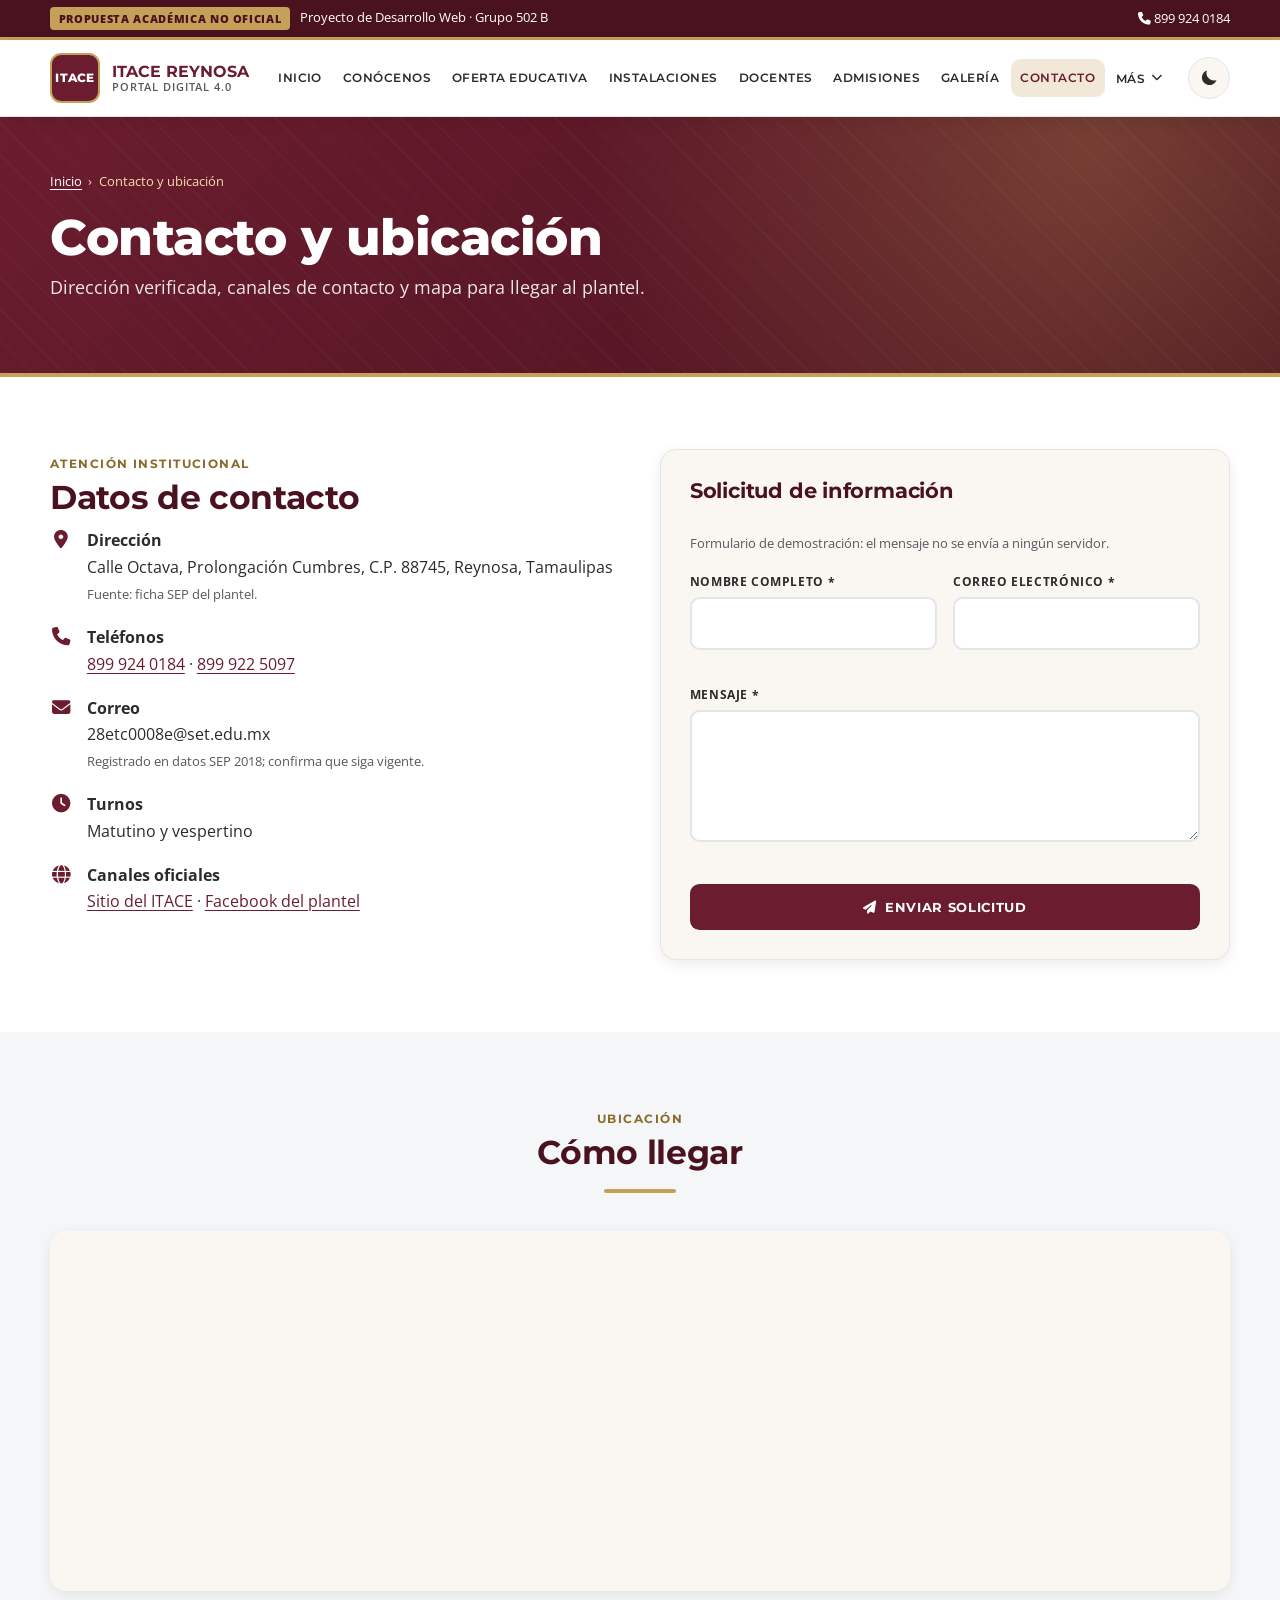
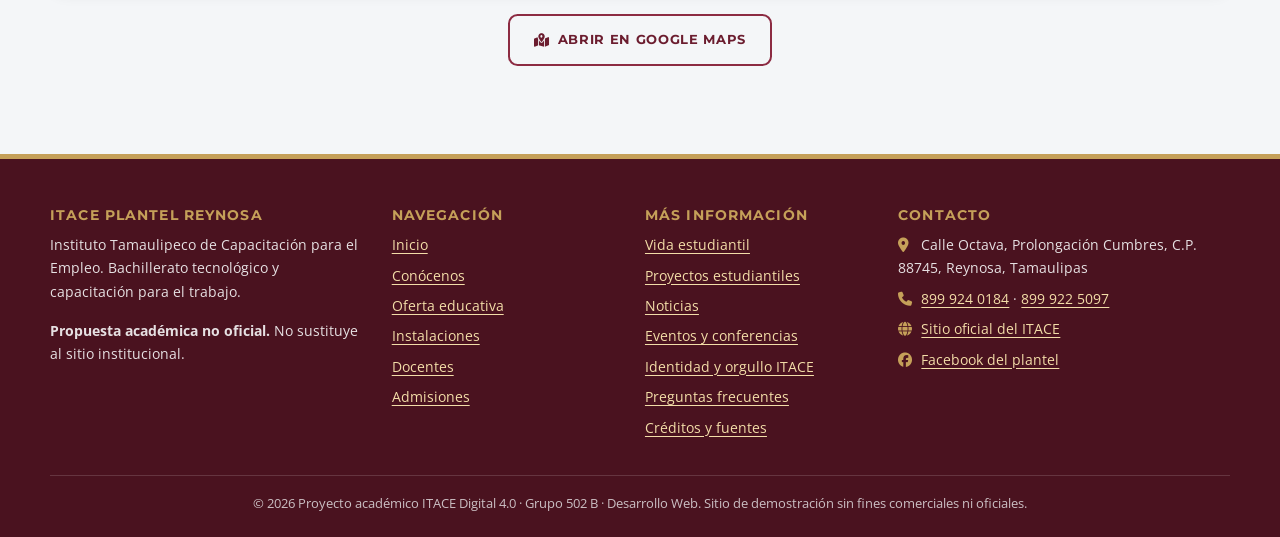
<file: paginas/contacto.html>
<!DOCTYPE html>
<html lang="es">
<head>
    <meta charset="UTF-8">
    <meta name="viewport" content="width=device-width, initial-scale=1.0">
    <title>Contacto y ubicación | ITACE Reynosa - Propuesta académica</title>
    <meta name="description" content="Dirección, teléfonos, mapa y formulario de contacto del ITACE Plantel Reynosa.">
    <meta name="theme-color" content="#6B1D2F">
    <meta name="robots" content="noindex">
    <link rel="preconnect" href="https://fonts.googleapis.com">
    <link rel="preconnect" href="https://fonts.gstatic.com" crossorigin>
    <link href="https://fonts.googleapis.com/css2?family=Montserrat:wght@500;600;700;800&amp;family=Open+Sans:wght@400;600;700&amp;display=swap" rel="stylesheet">
    <link rel="stylesheet" href="https://cdnjs.cloudflare.com/ajax/libs/font-awesome/6.4.0/css/all.min.css">
    <link rel="stylesheet" href="../css/style.css">
    <script src="../js/script.js" defer></script>
</head>
<body>
    <a class="skip-link" href="#contenido">Saltar al contenido principal</a>

    <div class="aviso-superior">
        <div class="contenedor">
            <p style="margin:0"><span class="etiqueta-academica">PROPUESTA ACADÉMICA NO OFICIAL</span><span class="oculto-movil">Proyecto de Desarrollo Web · Grupo 502 B</span></p>
            <p style="margin:0"><a href="tel:+528999240184"><i class="fa-solid fa-phone" aria-hidden="true"></i> 899 924 0184</a></p>
        </div>
    </div>

    <header class="cabecera">
        <div class="contenedor">
            <a class="marca" href="../index.html" aria-label="ITACE Reynosa, ir al inicio">
                <span class="marca-logo" aria-hidden="true">ITACE</span>
                <span class="marca-texto"><strong>ITACE REYNOSA</strong><span>Portal digital 4.0</span></span>
            </a>
            <nav id="navegacion" class="navegacion" aria-label="Navegación principal">
                <ul class="menu">
                    <li><a href="../index.html">Inicio</a></li><li><a href="conocenos.html">Conócenos</a></li><li><a href="oferta-educativa.html">Oferta educativa</a></li><li><a href="instalaciones.html">Instalaciones</a></li><li><a href="docentes.html">Docentes</a></li><li><a href="admisiones.html">Admisiones</a></li><li><a href="galeria.html">Galería</a></li><li><a href="contacto.html" aria-current="page">Contacto</a></li>
                    <li class="menu-mas"><button type="button" aria-expanded="false" aria-haspopup="true">Más <i class="fa-solid fa-chevron-down" aria-hidden="true"></i></button>
                        <ul class="submenu"><li><a href="vida-estudiantil.html">Vida estudiantil</a></li><li><a href="proyectos.html">Proyectos estudiantiles</a></li><li><a href="noticias.html">Noticias</a></li><li><a href="eventos.html">Eventos y conferencias</a></li><li><a href="identidad.html">Identidad y orgullo ITACE</a></li><li><a href="preguntas.html">Preguntas frecuentes</a></li><li><a href="creditos.html">Créditos y fuentes</a></li></ul></li>
                </ul>
            </nav>
            <div class="acciones-cabecera">
                <button type="button" id="btn-tema" class="btn-icono" aria-label="Activar modo oscuro" aria-pressed="false"><svg viewBox="0 0 24 24" aria-hidden="true" focusable="false"><path d="M21 14.5A9 9 0 0 1 9.5 3a9 9 0 1 0 11.5 11.5z"/></svg></button>
                <button type="button" id="nav-toggle" class="btn-icono nav-toggle" aria-label="Abrir menú" aria-controls="navegacion" aria-expanded="false"><svg viewBox="0 0 24 24" aria-hidden="true" focusable="false"><path d="M3 5h18v2H3zM3 11h18v2H3zM3 17h18v2H3z"/></svg></button>
            </div>
        </div>
    </header>

    <main id="contenido">
        <section class="hero hero-pagina" aria-labelledby="titulo-pagina">
            <div class="contenedor anim-entrada">
                <nav class="migas" aria-label="Ruta de navegación"><ol><li><a href="../index.html">Inicio</a></li><li aria-current="page">Contacto y ubicación</li></ol></nav>
                <h1 id="titulo-pagina">Contacto y ubicación</h1>
                <p class="lead">Dirección verificada, canales de contacto y mapa para llegar al plantel.</p>
            </div>
        </section>
<section class="seccion seccion-blanca" aria-labelledby="datos"><div class="contenedor"><div class="dos-col">
    <div class="revelar">
        <span class="sobretitulo">Atención institucional</span><h2>Datos de contacto</h2>
        <ul class="datos-contacto">
            <li><i class="fa-solid fa-location-dot" aria-hidden="true"></i><div><strong>Dirección</strong><br>Calle Octava, Prolongación Cumbres, C.P. 88745, Reynosa, Tamaulipas<br><small>Fuente: ficha SEP del plantel.</small></div></li>
            <li><i class="fa-solid fa-phone" aria-hidden="true"></i><div><strong>Teléfonos</strong><br><a href="tel:+528999240184">899 924 0184</a> · <a href="tel:+528999225097">899 922 5097</a></div></li>
            <li><i class="fa-solid fa-envelope" aria-hidden="true"></i><div><strong>Correo</strong><br>28etc0008e@set.edu.mx<br><small>Registrado en datos SEP 2018; confirma que siga vigente.</small></div></li>
            <li><i class="fa-solid fa-clock" aria-hidden="true"></i><div><strong>Turnos</strong><br>Matutino y vespertino</div></li>
            <li><i class="fa-solid fa-globe" aria-hidden="true"></i><div><strong>Canales oficiales</strong><br><a href="https://itace.edu.mx/" target="_blank" rel="noopener noreferrer">Sitio del ITACE</a> · <a href="https://www.facebook.com/itaceplantelreynosa/" target="_blank" rel="noopener noreferrer">Facebook del plantel</a></div></li>
        </ul>
    </div>
    <form id="contact-form" class="formulario revelar" novalidate aria-labelledby="form-titulo">
        <h2 id="form-titulo" style="font-size:1.3rem">Solicitud de información</h2>
        <p style="margin:0"><small>Formulario de demostración: el mensaje no se envía a ningún servidor.</small></p>
        <div class="fila">
            <div class="campo"><label for="nombre">Nombre completo *</label><input id="nombre" name="nombre" type="text" required minlength="3" autocomplete="name" aria-describedby="nombre-error"><span class="error" id="nombre-error" aria-live="polite"></span></div>
            <div class="campo"><label for="correo">Correo electrónico *</label><input id="correo" name="correo" type="email" required autocomplete="email" aria-describedby="correo-error"><span class="error" id="correo-error" aria-live="polite"></span></div>
        </div>
        <div class="campo"><label for="mensaje">Mensaje *</label><textarea id="mensaje" name="mensaje" rows="4" required minlength="10" aria-describedby="mensaje-error"></textarea><span class="error" id="mensaje-error" aria-live="polite"></span></div>
        <button type="submit" class="btn btn-primario"><i class="fa-solid fa-paper-plane" aria-hidden="true"></i> Enviar solicitud</button>
        <div id="form-response" class="mensaje-form" role="status" hidden>¡Gracias! Tu solicitud fue validada correctamente (demostración académica; no se envió).</div>
    </form>
</div></div></section><section class="seccion " aria-labelledby="mapa"><div class="contenedor"><div class="encabezado revelar "><span class="sobretitulo">Ubicación</span><h2>Cómo llegar</h2></div>
    <iframe class="mapa revelar" title="Mapa de ubicación del ITACE Plantel Reynosa" src="https://www.openstreetmap.org/export/embed.html?bbox=-98.3407%2C26.0475%2C-98.3307%2C26.0535&layer=mapnik&marker=26.05046%2C-98.33573" loading="lazy" referrerpolicy="no-referrer"></iframe>
    <p class="texto-centro" style="margin-top:1rem"><a class="btn btn-contorno" href="https://www.google.com/maps/search/?api=1&query=26.05046,-98.33573" target="_blank" rel="noopener noreferrer"><i class="fa-solid fa-map-location-dot" aria-hidden="true"></i> Abrir en Google Maps</a></p></div></section>
    </main>

    <footer class="pie">
        <div class="contenedor">
            <div class="pie-grid">
                <section aria-labelledby="pie-1">
                    <h2 id="pie-1">ITACE Plantel Reynosa</h2>
                    <p>Instituto Tamaulipeco de Capacitación para el Empleo. Bachillerato tecnológico y capacitación para el trabajo.</p>
                    <p><strong>Propuesta académica no oficial.</strong> No sustituye al sitio institucional.</p>
                </section>
                <nav aria-labelledby="pie-2">
                    <h2 id="pie-2">Navegación</h2>
                    <ul><li><a href="../index.html">Inicio</a></li><li><a href="conocenos.html">Conócenos</a></li><li><a href="oferta-educativa.html">Oferta educativa</a></li><li><a href="instalaciones.html">Instalaciones</a></li><li><a href="docentes.html">Docentes</a></li><li><a href="admisiones.html">Admisiones</a></li></ul>
                </nav>
                <nav aria-labelledby="pie-3">
                    <h2 id="pie-3">Más información</h2>
                    <ul><li><a href="vida-estudiantil.html">Vida estudiantil</a></li><li><a href="proyectos.html">Proyectos estudiantiles</a></li><li><a href="noticias.html">Noticias</a></li><li><a href="eventos.html">Eventos y conferencias</a></li><li><a href="identidad.html">Identidad y orgullo ITACE</a></li><li><a href="preguntas.html">Preguntas frecuentes</a></li><li><a href="creditos.html">Créditos y fuentes</a></li></ul>
                </nav>
                <section aria-labelledby="pie-4">
                    <h2 id="pie-4">Contacto</h2>
                    <ul>
                        <li><i class="fa-solid fa-location-dot" aria-hidden="true"></i> Calle Octava, Prolongación Cumbres, C.P. 88745, Reynosa, Tamaulipas</li>
                        <li><i class="fa-solid fa-phone" aria-hidden="true"></i> <a href="tel:+528999240184">899 924 0184</a> · <a href="tel:+528999225097">899 922 5097</a></li>
                        <li><i class="fa-solid fa-globe" aria-hidden="true"></i> <a href="https://itace.edu.mx/" target="_blank" rel="noopener noreferrer">Sitio oficial del ITACE</a></li>
                        <li><i class="fa-brands fa-facebook" aria-hidden="true"></i> <a href="https://www.facebook.com/itaceplantelreynosa/" target="_blank" rel="noopener noreferrer">Facebook del plantel</a></li>
                    </ul>
                </section>
            </div>
            <p class="pie-legal">© 2026 Proyecto académico ITACE Digital 4.0 · Grupo 502 B · Desarrollo Web. Sitio de demostración sin fines comerciales ni oficiales.</p>
        </div>
    </footer>
    <button type="button" id="volver-arriba" class="volver-arriba" aria-label="Volver al inicio de la página"><i class="fa-solid fa-arrow-up" aria-hidden="true"></i></button>
</body>
</html>
</file>
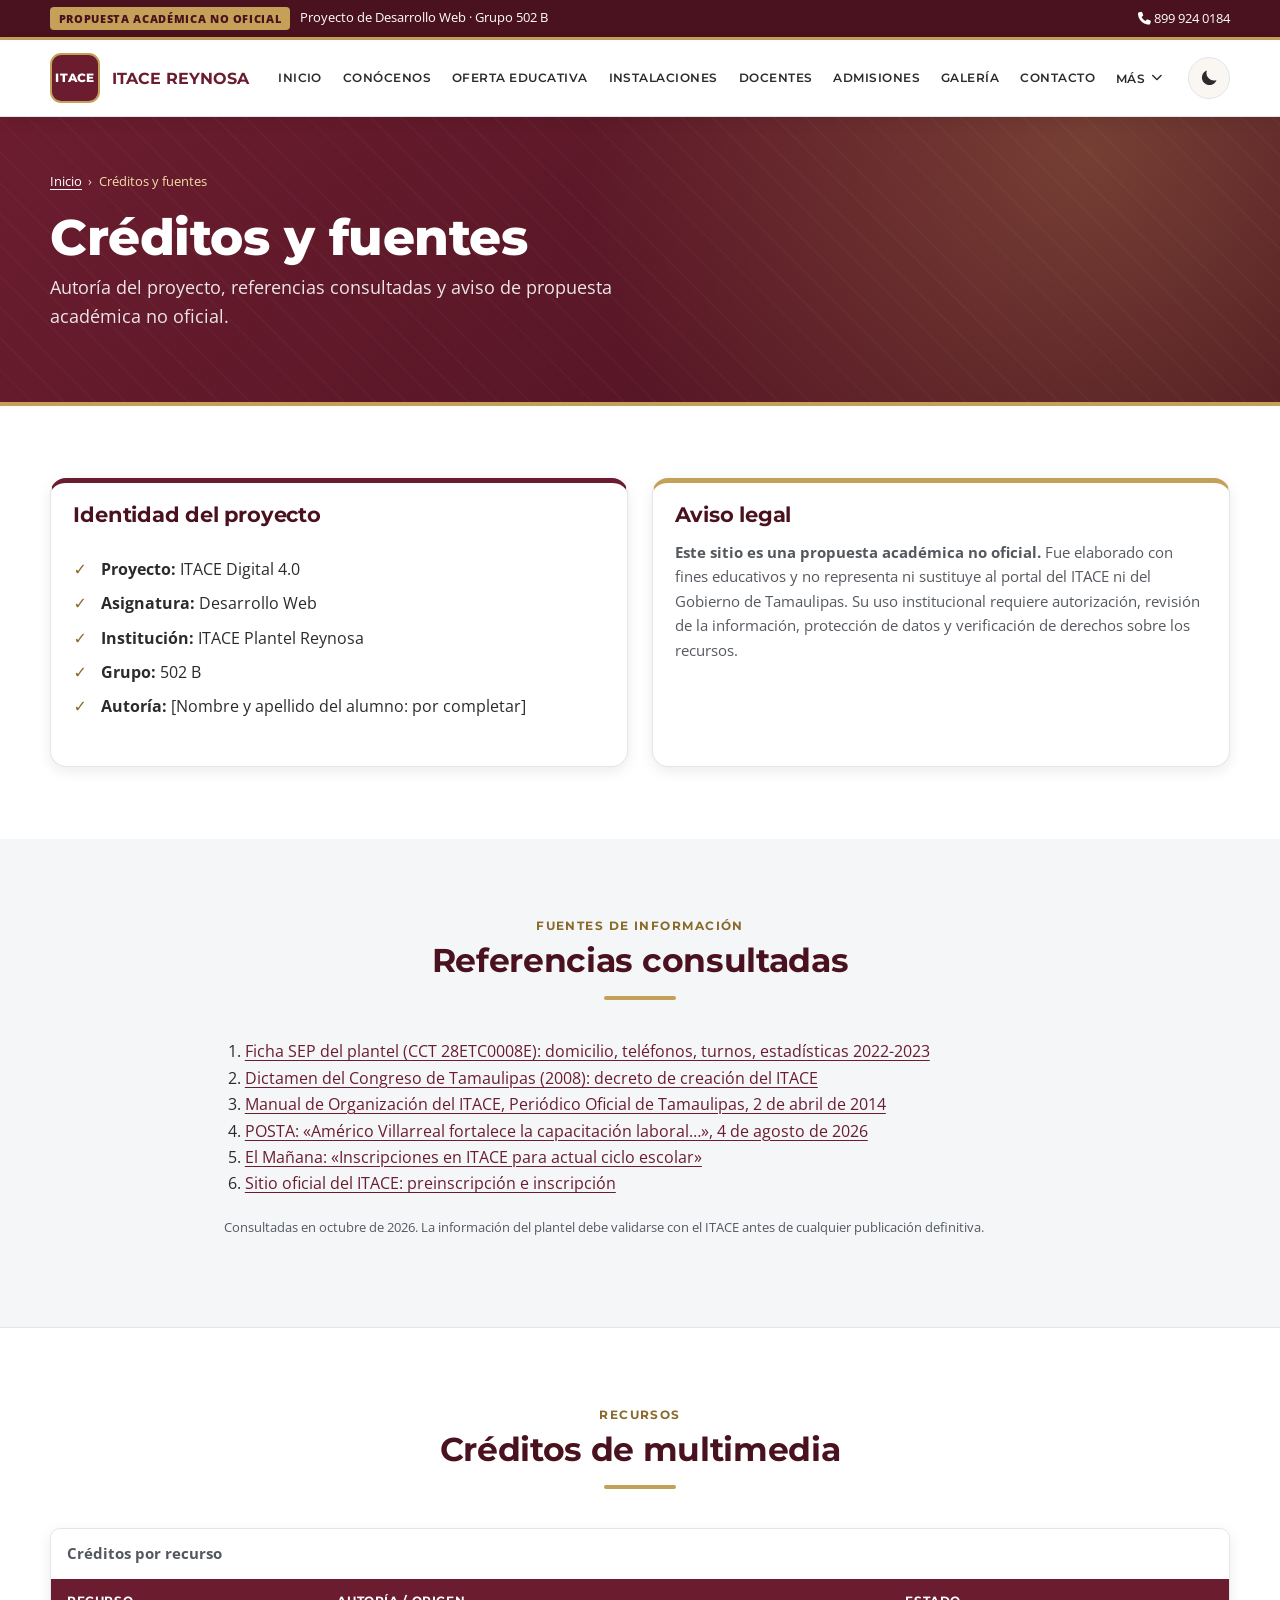
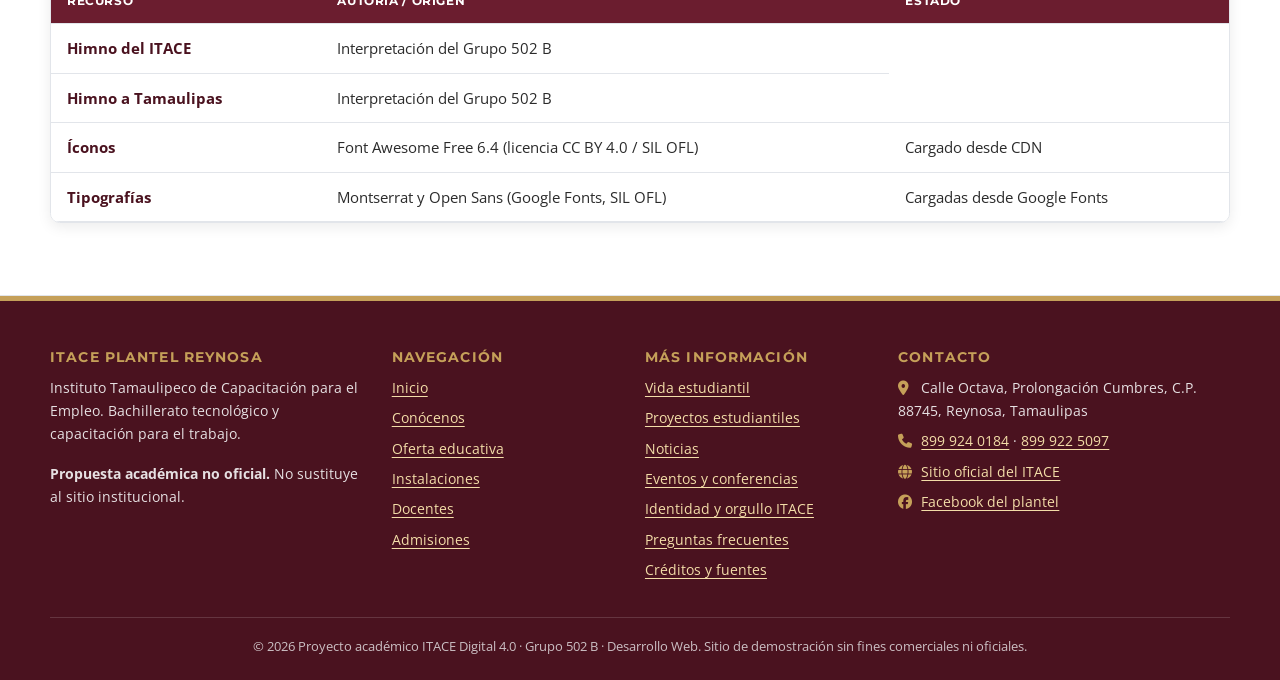
<file: paginas/creditos.html>
<!DOCTYPE html>
<html lang="es">
<head>
    <meta charset="UTF-8">
    <meta name="viewport" content="width=device-width, initial-scale=1.0">
    <title>Créditos y fuentes | ITACE Reynosa </title>
    <meta name="description" content="Autores, grupo, fuentes de información y créditos de multimedia del proyecto ITACE Digital 4.0.">
    <meta name="theme-color" content="#6B1D2F">
    <meta name="robots" content="noindex">
    <link rel="preconnect" href="https://fonts.googleapis.com">
    <link rel="preconnect" href="https://fonts.gstatic.com" crossorigin>
    <link href="https://fonts.googleapis.com/css2?family=Montserrat:wght@500;600;700;800&amp;family=Open+Sans:wght@400;600;700&amp;display=swap" rel="stylesheet">
    <link rel="stylesheet" href="https://cdnjs.cloudflare.com/ajax/libs/font-awesome/6.4.0/css/all.min.css">
    <link rel="stylesheet" href="../css/style.css">
    <script src="../js/script.js" defer></script>
</head>
<body>
    <a class="skip-link" href="#contenido">Saltar al contenido principal</a>

    <div class="aviso-superior">
        <div class="contenedor">
            <p style="margin:0"><span class="etiqueta-academica">PROPUESTA ACADÉMICA NO OFICIAL</span><span class="oculto-movil">Proyecto de Desarrollo Web · Grupo 502 B</span></p>
            <p style="margin:0"><a href="tel:+528999240184"><i class="fa-solid fa-phone" aria-hidden="true"></i> 899 924 0184</a></p>
        </div>
    </div>

    <header class="cabecera">
        <div class="contenedor">
            <a class="marca" href="../index.html" aria-label="ITACE Reynosa, ir al inicio">
                <span class="marca-logo" aria-hidden="true">ITACE</span>
                <span class="marca-texto"><strong>ITACE REYNOSA</strong><span></span></span>
            </a>
            <nav id="navegacion" class="navegacion" aria-label="Navegación principal">
                <ul class="menu">
                    <li><a href="../index.html">Inicio</a></li><li><a href="conocenos.html">Conócenos</a></li><li><a href="oferta-educativa.html">Oferta educativa</a></li><li><a href="instalaciones.html">Instalaciones</a></li><li><a href="docentes.html">Docentes</a></li><li><a href="admisiones.html">Admisiones</a></li><li><a href="galeria.html">Galería</a></li><li><a href="contacto.html">Contacto</a></li>
                    <li class="menu-mas"><button type="button" aria-expanded="false" aria-haspopup="true">Más <i class="fa-solid fa-chevron-down" aria-hidden="true"></i></button>
                        <ul class="submenu"><li><a href="vida-estudiantil.html">Vida estudiantil</a></li><li><a href="proyectos.html">Proyectos estudiantiles</a></li><li><a href="noticias.html">Noticias</a></li><li><a href="eventos.html">Eventos y conferencias</a></li><li><a href="identidad.html">Identidad y orgullo ITACE</a></li><li><a href="preguntas.html">Preguntas frecuentes</a></li><li><a href="creditos.html" aria-current="page">Créditos y fuentes</a></li></ul></li>
                </ul>
            </nav>
            <div class="acciones-cabecera">
                <button type="button" id="btn-tema" class="btn-icono" aria-label="Activar modo oscuro" aria-pressed="false"><svg viewBox="0 0 24 24" aria-hidden="true" focusable="false"><path d="M21 14.5A9 9 0 0 1 9.5 3a9 9 0 1 0 11.5 11.5z"/></svg></button>
                <button type="button" id="nav-toggle" class="btn-icono nav-toggle" aria-label="Abrir menú" aria-controls="navegacion" aria-expanded="false"><svg viewBox="0 0 24 24" aria-hidden="true" focusable="false"><path d="M3 5h18v2H3zM3 11h18v2H3zM3 17h18v2H3z"/></svg></button>
            </div>
        </div>
    </header>

    <main id="contenido">
        <section class="hero hero-pagina" aria-labelledby="titulo-pagina">
            <div class="contenedor anim-entrada">
                <nav class="migas" aria-label="Ruta de navegación"><ol><li><a href="../index.html">Inicio</a></li><li aria-current="page">Créditos y fuentes</li></ol></nav>
                <h1 id="titulo-pagina">Créditos y fuentes</h1>
                <p class="lead">Autoría del proyecto, referencias consultadas y aviso de propuesta académica no oficial.</p>
            </div>
        </section>
<section class="seccion seccion-blanca" aria-labelledby="ident"><div class="contenedor"><div class="grid grid-2">
    <article class="tarjeta tarjeta-acento revelar"><div class="tarjeta-cuerpo"><h2 style="font-size:1.3rem">Identidad del proyecto</h2><ul class="lista-check"><li><strong>Proyecto:</strong> ITACE Digital 4.0</li><li><strong>Asignatura:</strong> Desarrollo Web</li><li><strong>Institución:</strong> ITACE Plantel Reynosa</li><li><strong>Grupo:</strong> 502 B</li><li><strong>Autoría:</strong> [Nombre y apellido del alumno: por completar]</li></ul></div></article>
    <article class="tarjeta tarjeta-acento dorado revelar"><div class="tarjeta-cuerpo"><h2 style="font-size:1.3rem">Aviso legal</h2><p><strong>Este sitio es una propuesta académica no oficial.</strong> Fue elaborado con fines educativos y no representa ni sustituye al portal del ITACE ni del Gobierno de Tamaulipas. Su uso institucional requiere autorización, revisión de la información, protección de datos y verificación de derechos sobre los recursos.</p></div></article>
</div></div></section><section class="seccion " aria-labelledby="fuentes"><div class="contenedor"><div class="encabezado revelar "><span class="sobretitulo">Fuentes de información</span><h2>Referencias consultadas</h2></div><div style="max-width:52rem;margin:auto" class="revelar"><ol><li><a href="https://escuelasmex.com/directorio/28ETC0008E/instituto-tamaulipeco-de-capacitacion-para-el-empleo-plantel-unidad-reynosa" target="_blank" rel="noopener noreferrer">Ficha SEP del plantel (CCT 28ETC0008E): domicilio, teléfonos, turnos, estadísticas 2022-2023</a></li><li><a href="https://congresotamaulipas.gob.mx/Parlamentario/Archivos/Dictamenes/2.%20dictamen%20itace_15-abril-2008.pdf" target="_blank" rel="noopener noreferrer">Dictamen del Congreso de Tamaulipas (2008): decreto de creación del ITACE</a></li><li><a href="http://po.tamaulipas.gob.mx/wp-content/uploads/2014/04/cxxxix-40-020414F-ANEXO-ITACE.pdf" target="_blank" rel="noopener noreferrer">Manual de Organización del ITACE, Periódico Oficial de Tamaulipas, 2 de abril de 2014</a></li><li><a href="https://www.posta.com.mx/tamaulipas/americo-villarreal-fortalece-la-capacitacion-laboral-en-tamaulipas/vl2239843" target="_blank" rel="noopener noreferrer">POSTA: «Américo Villarreal fortalece la capacitación laboral…», 4 de agosto de 2026</a></li><li><a href="https://www.elmanana.com/local/reynosa/itace-ciclo-escolar-reynosa/6014807" target="_blank" rel="noopener noreferrer">El Mañana: «Inscripciones en ITACE para actual ciclo escolar»</a></li><li><a href="https://itace.edu.mx/bachillerato/preinscripcion-e-inscripcion/" target="_blank" rel="noopener noreferrer">Sitio oficial del ITACE: preinscripción e inscripción</a></li></ol><p><small>Consultadas en octubre de 2026. La información del plantel debe validarse con el ITACE antes de cualquier publicación definitiva.</small></p></div></div></section><section class="seccion seccion-blanca seccion-borde" aria-labelledby="recursos"><div class="contenedor"><div class="encabezado revelar "><span class="sobretitulo">Recursos</span><h2>Créditos de multimedia</h2></div><div class="tabla-wrap revelar"><table><caption>Créditos por recurso</caption>
        <thead><tr><th scope="col">Recurso</th><th scope="col">Autoría / origen</th><th scope="col">Estado</th></tr></thead>
        <tbody>
            <tr><th scope="row">Himno del ITACE</th><td>Interpretación del Grupo 502 B</td></tr>
            <tr><th scope="row">Himno a Tamaulipas</th><td>Interpretación del Grupo 502 B</td><td></td></tr>
            <tr><th scope="row">Íconos</th><td>Font Awesome Free 6.4 (licencia CC BY 4.0 / SIL OFL)</td><td>Cargado desde CDN</td></tr>
            <tr><th scope="row">Tipografías</th><td>Montserrat y Open Sans (Google Fonts, SIL OFL)</td><td>Cargadas desde Google Fonts</td></tr>
        </tbody></table></div></div></section>
    </main>

    <footer class="pie">
        <div class="contenedor">
            <div class="pie-grid">
                <section aria-labelledby="pie-1">
                    <h2 id="pie-1">ITACE Plantel Reynosa</h2>
                    <p>Instituto Tamaulipeco de Capacitación para el Empleo. Bachillerato tecnológico y capacitación para el trabajo.</p>
                    <p><strong>Propuesta académica no oficial.</strong> No sustituye al sitio institucional.</p>
                </section>
                <nav aria-labelledby="pie-2">
                    <h2 id="pie-2">Navegación</h2>
                    <ul><li><a href="../index.html">Inicio</a></li><li><a href="conocenos.html">Conócenos</a></li><li><a href="oferta-educativa.html">Oferta educativa</a></li><li><a href="instalaciones.html">Instalaciones</a></li><li><a href="docentes.html">Docentes</a></li><li><a href="admisiones.html">Admisiones</a></li></ul>
                </nav>
                <nav aria-labelledby="pie-3">
                    <h2 id="pie-3">Más información</h2>
                    <ul><li><a href="vida-estudiantil.html">Vida estudiantil</a></li><li><a href="proyectos.html">Proyectos estudiantiles</a></li><li><a href="noticias.html">Noticias</a></li><li><a href="eventos.html">Eventos y conferencias</a></li><li><a href="identidad.html">Identidad y orgullo ITACE</a></li><li><a href="preguntas.html">Preguntas frecuentes</a></li><li><a href="creditos.html" aria-current="page">Créditos y fuentes</a></li></ul>
                </nav>
                <section aria-labelledby="pie-4">
                    <h2 id="pie-4">Contacto</h2>
                    <ul>
                        <li><i class="fa-solid fa-location-dot" aria-hidden="true"></i> Calle Octava, Prolongación Cumbres, C.P. 88745, Reynosa, Tamaulipas</li>
                        <li><i class="fa-solid fa-phone" aria-hidden="true"></i> <a href="tel:+528999240184">899 924 0184</a> · <a href="tel:+528999225097">899 922 5097</a></li>
                        <li><i class="fa-solid fa-globe" aria-hidden="true"></i> <a href="https://itace.edu.mx/" target="_blank" rel="noopener noreferrer">Sitio oficial del ITACE</a></li>
                        <li><i class="fa-brands fa-facebook" aria-hidden="true"></i> <a href="https://www.facebook.com/itaceplantelreynosa/" target="_blank" rel="noopener noreferrer">Facebook del plantel</a></li>
                    </ul>
                </section>
            </div>
            <p class="pie-legal">© 2026 Proyecto académico ITACE Digital 4.0 · Grupo 502 B · Desarrollo Web. Sitio de demostración sin fines comerciales ni oficiales.</p>
        </div>
    </footer>
    <button type="button" id="volver-arriba" class="volver-arriba" aria-label="Volver al inicio de la página"><i class="fa-solid fa-arrow-up" aria-hidden="true"></i></button>
</body>
</html>
</file>
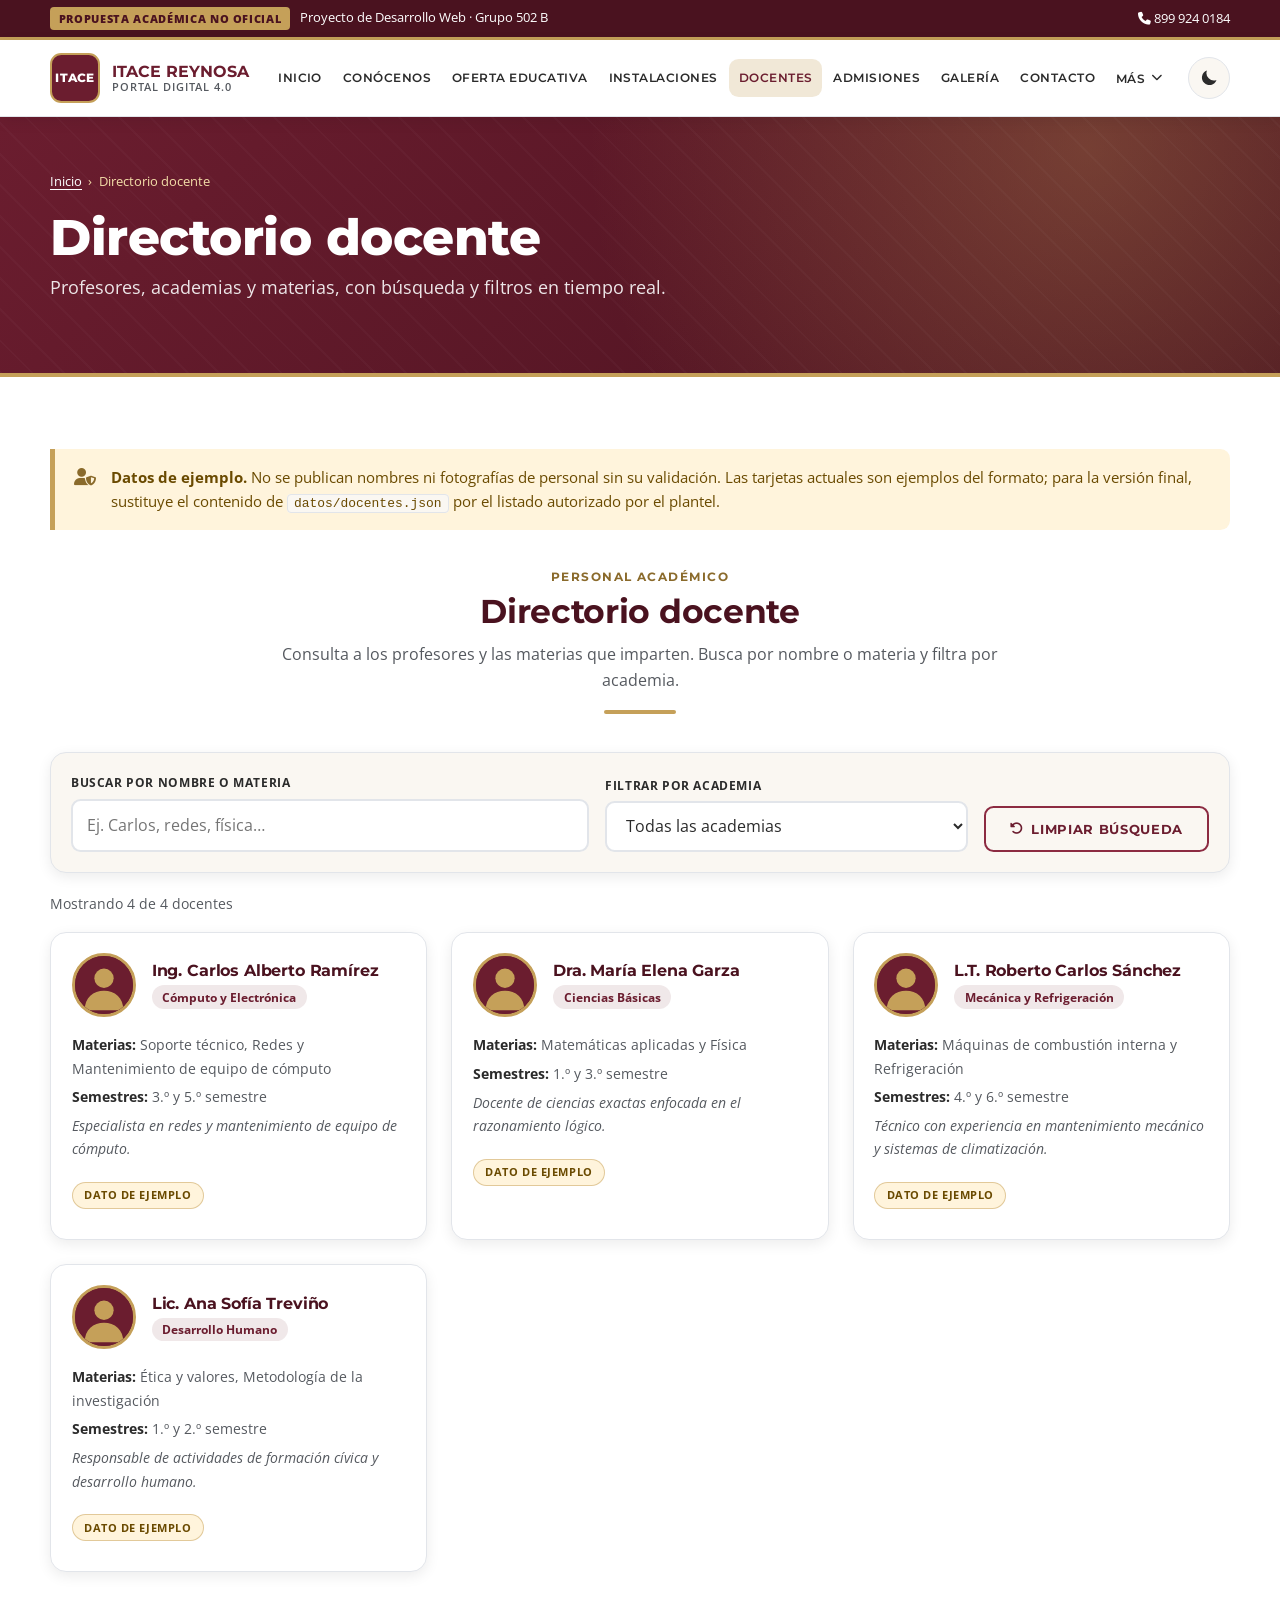
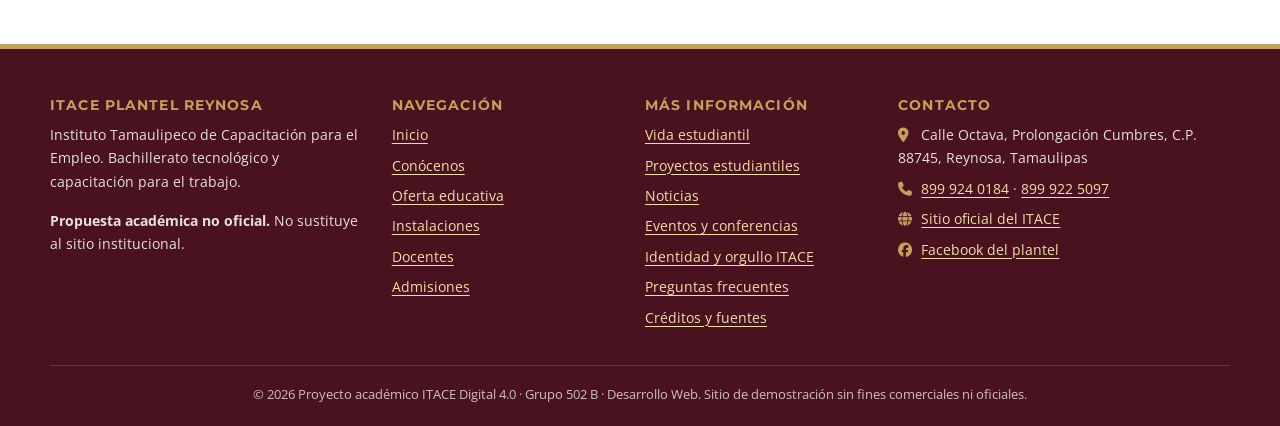
<file: paginas/docentes.html>
<!DOCTYPE html>
<html lang="es">
<head>
    <meta charset="UTF-8">
    <meta name="viewport" content="width=device-width, initial-scale=1.0">
    <title>Directorio docente | ITACE Reynosa - Propuesta académica</title>
    <meta name="description" content="Directorio de docentes del ITACE Plantel Reynosa con búsqueda por nombre y materia y filtro por academia.">
    <meta name="theme-color" content="#6B1D2F">
    <meta name="robots" content="noindex">
    <link rel="preconnect" href="https://fonts.googleapis.com">
    <link rel="preconnect" href="https://fonts.gstatic.com" crossorigin>
    <link href="https://fonts.googleapis.com/css2?family=Montserrat:wght@500;600;700;800&amp;family=Open+Sans:wght@400;600;700&amp;display=swap" rel="stylesheet">
    <link rel="stylesheet" href="https://cdnjs.cloudflare.com/ajax/libs/font-awesome/6.4.0/css/all.min.css">
    <link rel="stylesheet" href="../css/style.css">
    <script src="../js/script.js" defer></script>
</head>
<body>
    <a class="skip-link" href="#contenido">Saltar al contenido principal</a>

    <div class="aviso-superior">
        <div class="contenedor">
            <p style="margin:0"><span class="etiqueta-academica">PROPUESTA ACADÉMICA NO OFICIAL</span><span class="oculto-movil">Proyecto de Desarrollo Web · Grupo 502 B</span></p>
            <p style="margin:0"><a href="tel:+528999240184"><i class="fa-solid fa-phone" aria-hidden="true"></i> 899 924 0184</a></p>
        </div>
    </div>

    <header class="cabecera">
        <div class="contenedor">
            <a class="marca" href="../index.html" aria-label="ITACE Reynosa, ir al inicio">
                <span class="marca-logo" aria-hidden="true">ITACE</span>
                <span class="marca-texto"><strong>ITACE REYNOSA</strong><span>Portal digital 4.0</span></span>
            </a>
            <nav id="navegacion" class="navegacion" aria-label="Navegación principal">
                <ul class="menu">
                    <li><a href="../index.html">Inicio</a></li><li><a href="conocenos.html">Conócenos</a></li><li><a href="oferta-educativa.html">Oferta educativa</a></li><li><a href="instalaciones.html">Instalaciones</a></li><li><a href="docentes.html" aria-current="page">Docentes</a></li><li><a href="admisiones.html">Admisiones</a></li><li><a href="galeria.html">Galería</a></li><li><a href="contacto.html">Contacto</a></li>
                    <li class="menu-mas"><button type="button" aria-expanded="false" aria-haspopup="true">Más <i class="fa-solid fa-chevron-down" aria-hidden="true"></i></button>
                        <ul class="submenu"><li><a href="vida-estudiantil.html">Vida estudiantil</a></li><li><a href="proyectos.html">Proyectos estudiantiles</a></li><li><a href="noticias.html">Noticias</a></li><li><a href="eventos.html">Eventos y conferencias</a></li><li><a href="identidad.html">Identidad y orgullo ITACE</a></li><li><a href="preguntas.html">Preguntas frecuentes</a></li><li><a href="creditos.html">Créditos y fuentes</a></li></ul></li>
                </ul>
            </nav>
            <div class="acciones-cabecera">
                <button type="button" id="btn-tema" class="btn-icono" aria-label="Activar modo oscuro" aria-pressed="false"><svg viewBox="0 0 24 24" aria-hidden="true" focusable="false"><path d="M21 14.5A9 9 0 0 1 9.5 3a9 9 0 1 0 11.5 11.5z"/></svg></button>
                <button type="button" id="nav-toggle" class="btn-icono nav-toggle" aria-label="Abrir menú" aria-controls="navegacion" aria-expanded="false"><svg viewBox="0 0 24 24" aria-hidden="true" focusable="false"><path d="M3 5h18v2H3zM3 11h18v2H3zM3 17h18v2H3z"/></svg></button>
            </div>
        </div>
    </header>

    <main id="contenido">
        <section class="hero hero-pagina" aria-labelledby="titulo-pagina">
            <div class="contenedor anim-entrada">
                <nav class="migas" aria-label="Ruta de navegación"><ol><li><a href="../index.html">Inicio</a></li><li aria-current="page">Directorio docente</li></ol></nav>
                <h1 id="titulo-pagina">Directorio docente</h1>
                <p class="lead">Profesores, academias y materias, con búsqueda y filtros en tiempo real.</p>
            </div>
        </section>
<section class="seccion seccion-blanca" aria-labelledby="docentes"><div class="contenedor"><div class="aviso" role="note"><i class="fa-solid fa-user-shield" aria-hidden="true"></i><p style="margin:0"><strong>Datos de ejemplo.</strong> No se publican nombres ni fotografías de personal sin su validación. Las tarjetas actuales son ejemplos del formato; para la versión final, sustituye el contenido de <code>datos/docentes.json</code> por el listado autorizado por el plantel.</p></div><div class="encabezado revelar "><span class="sobretitulo">Personal académico</span><h2>Directorio docente</h2><p>Consulta a los profesores y las materias que imparten. Busca por nombre o materia y filtra por academia.</p></div>
    <form id="docentes-form" class="panel-busqueda" role="search" aria-label="Buscar docentes">
        <div class="campo"><label for="docente-search">Buscar por nombre o materia</label><input type="search" id="docente-search" placeholder="Ej. Carlos, redes, física…" autocomplete="off"></div>
        <div class="campo"><label for="filter-academy">Filtrar por academia</label><select id="filter-academy"><option value="">Todas las academias</option></select></div>
        <div class="campo campo-boton"><button type="button" id="clear-search-btn" class="btn btn-contorno"><i class="fa-solid fa-rotate-left" aria-hidden="true"></i> Limpiar búsqueda</button></div>
    </form>
    <p id="docentes-contador" class="contador-resultados" aria-live="polite">Cargando directorio…</p>
    <div id="docentes-grid" class="grid grid-3" data-json="../datos/docentes.json"></div>
    <div id="no-docentes-msg" class="sin-resultados" role="status" hidden>
        <i class="fa-solid fa-user-slash" aria-hidden="true"></i>
        <h3>No se encontraron docentes</h3>
        <p>Prueba con otro nombre o materia, o selecciona otra academia. También puedes usar «Limpiar búsqueda».</p>
    </div></div></section>
    </main>

    <footer class="pie">
        <div class="contenedor">
            <div class="pie-grid">
                <section aria-labelledby="pie-1">
                    <h2 id="pie-1">ITACE Plantel Reynosa</h2>
                    <p>Instituto Tamaulipeco de Capacitación para el Empleo. Bachillerato tecnológico y capacitación para el trabajo.</p>
                    <p><strong>Propuesta académica no oficial.</strong> No sustituye al sitio institucional.</p>
                </section>
                <nav aria-labelledby="pie-2">
                    <h2 id="pie-2">Navegación</h2>
                    <ul><li><a href="../index.html">Inicio</a></li><li><a href="conocenos.html">Conócenos</a></li><li><a href="oferta-educativa.html">Oferta educativa</a></li><li><a href="instalaciones.html">Instalaciones</a></li><li><a href="docentes.html" aria-current="page">Docentes</a></li><li><a href="admisiones.html">Admisiones</a></li></ul>
                </nav>
                <nav aria-labelledby="pie-3">
                    <h2 id="pie-3">Más información</h2>
                    <ul><li><a href="vida-estudiantil.html">Vida estudiantil</a></li><li><a href="proyectos.html">Proyectos estudiantiles</a></li><li><a href="noticias.html">Noticias</a></li><li><a href="eventos.html">Eventos y conferencias</a></li><li><a href="identidad.html">Identidad y orgullo ITACE</a></li><li><a href="preguntas.html">Preguntas frecuentes</a></li><li><a href="creditos.html">Créditos y fuentes</a></li></ul>
                </nav>
                <section aria-labelledby="pie-4">
                    <h2 id="pie-4">Contacto</h2>
                    <ul>
                        <li><i class="fa-solid fa-location-dot" aria-hidden="true"></i> Calle Octava, Prolongación Cumbres, C.P. 88745, Reynosa, Tamaulipas</li>
                        <li><i class="fa-solid fa-phone" aria-hidden="true"></i> <a href="tel:+528999240184">899 924 0184</a> · <a href="tel:+528999225097">899 922 5097</a></li>
                        <li><i class="fa-solid fa-globe" aria-hidden="true"></i> <a href="https://itace.edu.mx/" target="_blank" rel="noopener noreferrer">Sitio oficial del ITACE</a></li>
                        <li><i class="fa-brands fa-facebook" aria-hidden="true"></i> <a href="https://www.facebook.com/itaceplantelreynosa/" target="_blank" rel="noopener noreferrer">Facebook del plantel</a></li>
                    </ul>
                </section>
            </div>
            <p class="pie-legal">© 2026 Proyecto académico ITACE Digital 4.0 · Grupo 502 B · Desarrollo Web. Sitio de demostración sin fines comerciales ni oficiales.</p>
        </div>
    </footer>
    <button type="button" id="volver-arriba" class="volver-arriba" aria-label="Volver al inicio de la página"><i class="fa-solid fa-arrow-up" aria-hidden="true"></i></button>
</body>
</html>
</file>
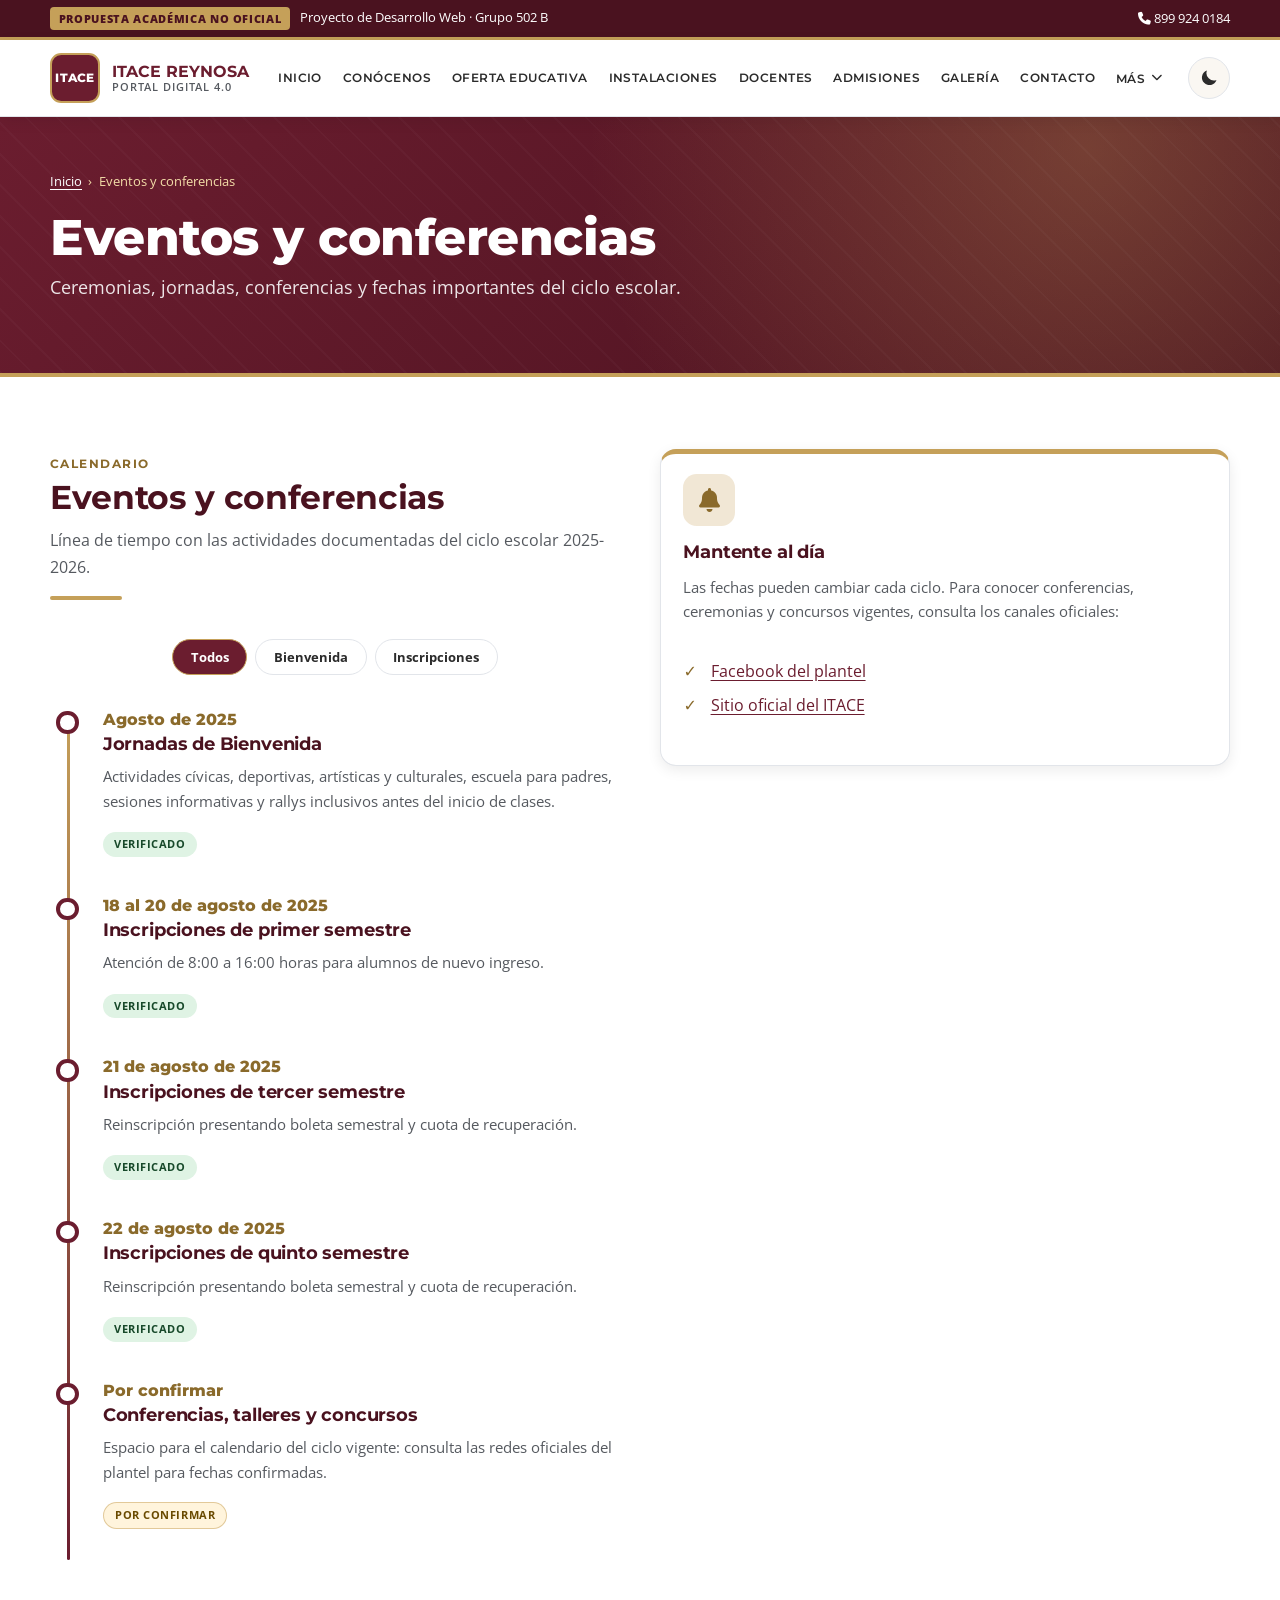
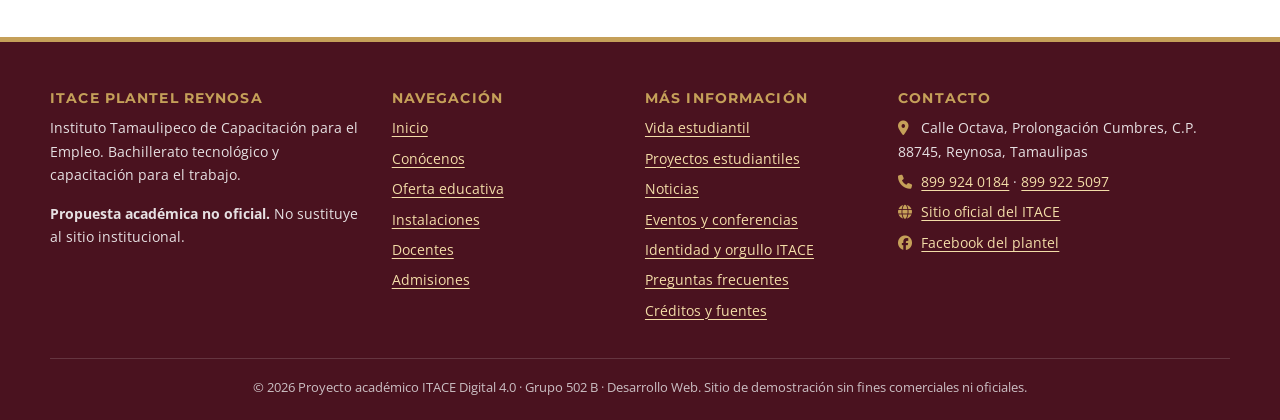
<file: paginas/eventos.html>
<!DOCTYPE html>
<html lang="es">
<head>
    <meta charset="UTF-8">
    <meta name="viewport" content="width=device-width, initial-scale=1.0">
    <title>Eventos y conferencias | ITACE Reynosa - Propuesta académica</title>
    <meta name="description" content="Calendario de eventos, ceremonias, inscripciones y actividades del ITACE Plantel Reynosa.">
    <meta name="theme-color" content="#6B1D2F">
    <meta name="robots" content="noindex">
    <link rel="preconnect" href="https://fonts.googleapis.com">
    <link rel="preconnect" href="https://fonts.gstatic.com" crossorigin>
    <link href="https://fonts.googleapis.com/css2?family=Montserrat:wght@500;600;700;800&amp;family=Open+Sans:wght@400;600;700&amp;display=swap" rel="stylesheet">
    <link rel="stylesheet" href="https://cdnjs.cloudflare.com/ajax/libs/font-awesome/6.4.0/css/all.min.css">
    <link rel="stylesheet" href="../css/style.css">
    <script src="../js/script.js" defer></script>
</head>
<body>
    <a class="skip-link" href="#contenido">Saltar al contenido principal</a>

    <div class="aviso-superior">
        <div class="contenedor">
            <p style="margin:0"><span class="etiqueta-academica">PROPUESTA ACADÉMICA NO OFICIAL</span><span class="oculto-movil">Proyecto de Desarrollo Web · Grupo 502 B</span></p>
            <p style="margin:0"><a href="tel:+528999240184"><i class="fa-solid fa-phone" aria-hidden="true"></i> 899 924 0184</a></p>
        </div>
    </div>

    <header class="cabecera">
        <div class="contenedor">
            <a class="marca" href="../index.html" aria-label="ITACE Reynosa, ir al inicio">
                <span class="marca-logo" aria-hidden="true">ITACE</span>
                <span class="marca-texto"><strong>ITACE REYNOSA</strong><span>Portal digital 4.0</span></span>
            </a>
            <nav id="navegacion" class="navegacion" aria-label="Navegación principal">
                <ul class="menu">
                    <li><a href="../index.html">Inicio</a></li><li><a href="conocenos.html">Conócenos</a></li><li><a href="oferta-educativa.html">Oferta educativa</a></li><li><a href="instalaciones.html">Instalaciones</a></li><li><a href="docentes.html">Docentes</a></li><li><a href="admisiones.html">Admisiones</a></li><li><a href="galeria.html">Galería</a></li><li><a href="contacto.html">Contacto</a></li>
                    <li class="menu-mas"><button type="button" aria-expanded="false" aria-haspopup="true">Más <i class="fa-solid fa-chevron-down" aria-hidden="true"></i></button>
                        <ul class="submenu"><li><a href="vida-estudiantil.html">Vida estudiantil</a></li><li><a href="proyectos.html">Proyectos estudiantiles</a></li><li><a href="noticias.html">Noticias</a></li><li><a href="eventos.html" aria-current="page">Eventos y conferencias</a></li><li><a href="identidad.html">Identidad y orgullo ITACE</a></li><li><a href="preguntas.html">Preguntas frecuentes</a></li><li><a href="creditos.html">Créditos y fuentes</a></li></ul></li>
                </ul>
            </nav>
            <div class="acciones-cabecera">
                <button type="button" id="btn-tema" class="btn-icono" aria-label="Activar modo oscuro" aria-pressed="false"><svg viewBox="0 0 24 24" aria-hidden="true" focusable="false"><path d="M21 14.5A9 9 0 0 1 9.5 3a9 9 0 1 0 11.5 11.5z"/></svg></button>
                <button type="button" id="nav-toggle" class="btn-icono nav-toggle" aria-label="Abrir menú" aria-controls="navegacion" aria-expanded="false"><svg viewBox="0 0 24 24" aria-hidden="true" focusable="false"><path d="M3 5h18v2H3zM3 11h18v2H3zM3 17h18v2H3z"/></svg></button>
            </div>
        </div>
    </header>

    <main id="contenido">
        <section class="hero hero-pagina" aria-labelledby="titulo-pagina">
            <div class="contenedor anim-entrada">
                <nav class="migas" aria-label="Ruta de navegación"><ol><li><a href="../index.html">Inicio</a></li><li aria-current="page">Eventos y conferencias</li></ol></nav>
                <h1 id="titulo-pagina">Eventos y conferencias</h1>
                <p class="lead">Ceremonias, jornadas, conferencias y fechas importantes del ciclo escolar.</p>
            </div>
        </section>
<section class="seccion seccion-blanca" aria-labelledby="eventos"><div class="contenedor"><div class="dos-col"><div><div class="encabezado revelar texto-izq"><span class="sobretitulo">Calendario</span><h2>Eventos y conferencias</h2><p>Línea de tiempo con las actividades documentadas del ciclo escolar 2025-2026.</p></div><div class="filtros" role="group" aria-label="Filtrar eventos" data-filtro-grupo="lista-eventos"><button type="button" class="chip" data-filtro="todos" aria-pressed="true">Todos</button><button type="button" class="chip" data-filtro="bienvenida" aria-pressed="false">Bienvenida</button><button type="button" class="chip" data-filtro="inscripcion" aria-pressed="false">Inscripciones</button></div><p class="solo-lectores estado-filtro" aria-live="polite"></p><div id="lista-eventos"><ol class="linea-tiempo"><li class="revelar" data-cat="bienvenida"><time>Agosto de 2025</time><h3>Jornadas de Bienvenida</h3><p>Actividades cívicas, deportivas, artísticas y culturales, escuela para padres, sesiones informativas y rallys inclusivos antes del inicio de clases.</p><span class="insignia ok">Verificado</span></li><li class="revelar" data-cat="inscripcion"><time>18 al 20 de agosto de 2025</time><h3>Inscripciones de primer semestre</h3><p>Atención de 8:00 a 16:00 horas para alumnos de nuevo ingreso.</p><span class="insignia ok">Verificado</span></li><li class="revelar" data-cat="inscripcion"><time>21 de agosto de 2025</time><h3>Inscripciones de tercer semestre</h3><p>Reinscripción presentando boleta semestral y cuota de recuperación.</p><span class="insignia ok">Verificado</span></li><li class="revelar" data-cat="inscripcion"><time>22 de agosto de 2025</time><h3>Inscripciones de quinto semestre</h3><p>Reinscripción presentando boleta semestral y cuota de recuperación.</p><span class="insignia ok">Verificado</span></li><li class="revelar" data-cat="pendiente"><time>Por confirmar</time><h3>Conferencias, talleres y concursos</h3><p>Espacio para el calendario del ciclo vigente: consulta las redes oficiales del plantel para fechas confirmadas.</p><span class="insignia pendiente">Por confirmar</span></li></ol></div></div><aside class="tarjeta tarjeta-acento dorado revelar"><div class="tarjeta-cuerpo"><span class="icono dorado"><i class="fa-solid fa-bell" aria-hidden="true"></i></span><h3>Mantente al día</h3><p>Las fechas pueden cambiar cada ciclo. Para conocer conferencias, ceremonias y concursos vigentes, consulta los canales oficiales:</p><ul class="lista-check"><li><a href="https://www.facebook.com/itaceplantelreynosa/" target="_blank" rel="noopener noreferrer">Facebook del plantel</a></li><li><a href="https://itace.edu.mx/" target="_blank" rel="noopener noreferrer">Sitio oficial del ITACE</a></li></ul></div></aside></div></div></section>
    </main>

    <footer class="pie">
        <div class="contenedor">
            <div class="pie-grid">
                <section aria-labelledby="pie-1">
                    <h2 id="pie-1">ITACE Plantel Reynosa</h2>
                    <p>Instituto Tamaulipeco de Capacitación para el Empleo. Bachillerato tecnológico y capacitación para el trabajo.</p>
                    <p><strong>Propuesta académica no oficial.</strong> No sustituye al sitio institucional.</p>
                </section>
                <nav aria-labelledby="pie-2">
                    <h2 id="pie-2">Navegación</h2>
                    <ul><li><a href="../index.html">Inicio</a></li><li><a href="conocenos.html">Conócenos</a></li><li><a href="oferta-educativa.html">Oferta educativa</a></li><li><a href="instalaciones.html">Instalaciones</a></li><li><a href="docentes.html">Docentes</a></li><li><a href="admisiones.html">Admisiones</a></li></ul>
                </nav>
                <nav aria-labelledby="pie-3">
                    <h2 id="pie-3">Más información</h2>
                    <ul><li><a href="vida-estudiantil.html">Vida estudiantil</a></li><li><a href="proyectos.html">Proyectos estudiantiles</a></li><li><a href="noticias.html">Noticias</a></li><li><a href="eventos.html" aria-current="page">Eventos y conferencias</a></li><li><a href="identidad.html">Identidad y orgullo ITACE</a></li><li><a href="preguntas.html">Preguntas frecuentes</a></li><li><a href="creditos.html">Créditos y fuentes</a></li></ul>
                </nav>
                <section aria-labelledby="pie-4">
                    <h2 id="pie-4">Contacto</h2>
                    <ul>
                        <li><i class="fa-solid fa-location-dot" aria-hidden="true"></i> Calle Octava, Prolongación Cumbres, C.P. 88745, Reynosa, Tamaulipas</li>
                        <li><i class="fa-solid fa-phone" aria-hidden="true"></i> <a href="tel:+528999240184">899 924 0184</a> · <a href="tel:+528999225097">899 922 5097</a></li>
                        <li><i class="fa-solid fa-globe" aria-hidden="true"></i> <a href="https://itace.edu.mx/" target="_blank" rel="noopener noreferrer">Sitio oficial del ITACE</a></li>
                        <li><i class="fa-brands fa-facebook" aria-hidden="true"></i> <a href="https://www.facebook.com/itaceplantelreynosa/" target="_blank" rel="noopener noreferrer">Facebook del plantel</a></li>
                    </ul>
                </section>
            </div>
            <p class="pie-legal">© 2026 Proyecto académico ITACE Digital 4.0 · Grupo 502 B · Desarrollo Web. Sitio de demostración sin fines comerciales ni oficiales.</p>
        </div>
    </footer>
    <button type="button" id="volver-arriba" class="volver-arriba" aria-label="Volver al inicio de la página"><i class="fa-solid fa-arrow-up" aria-hidden="true"></i></button>
</body>
</html>
</file>
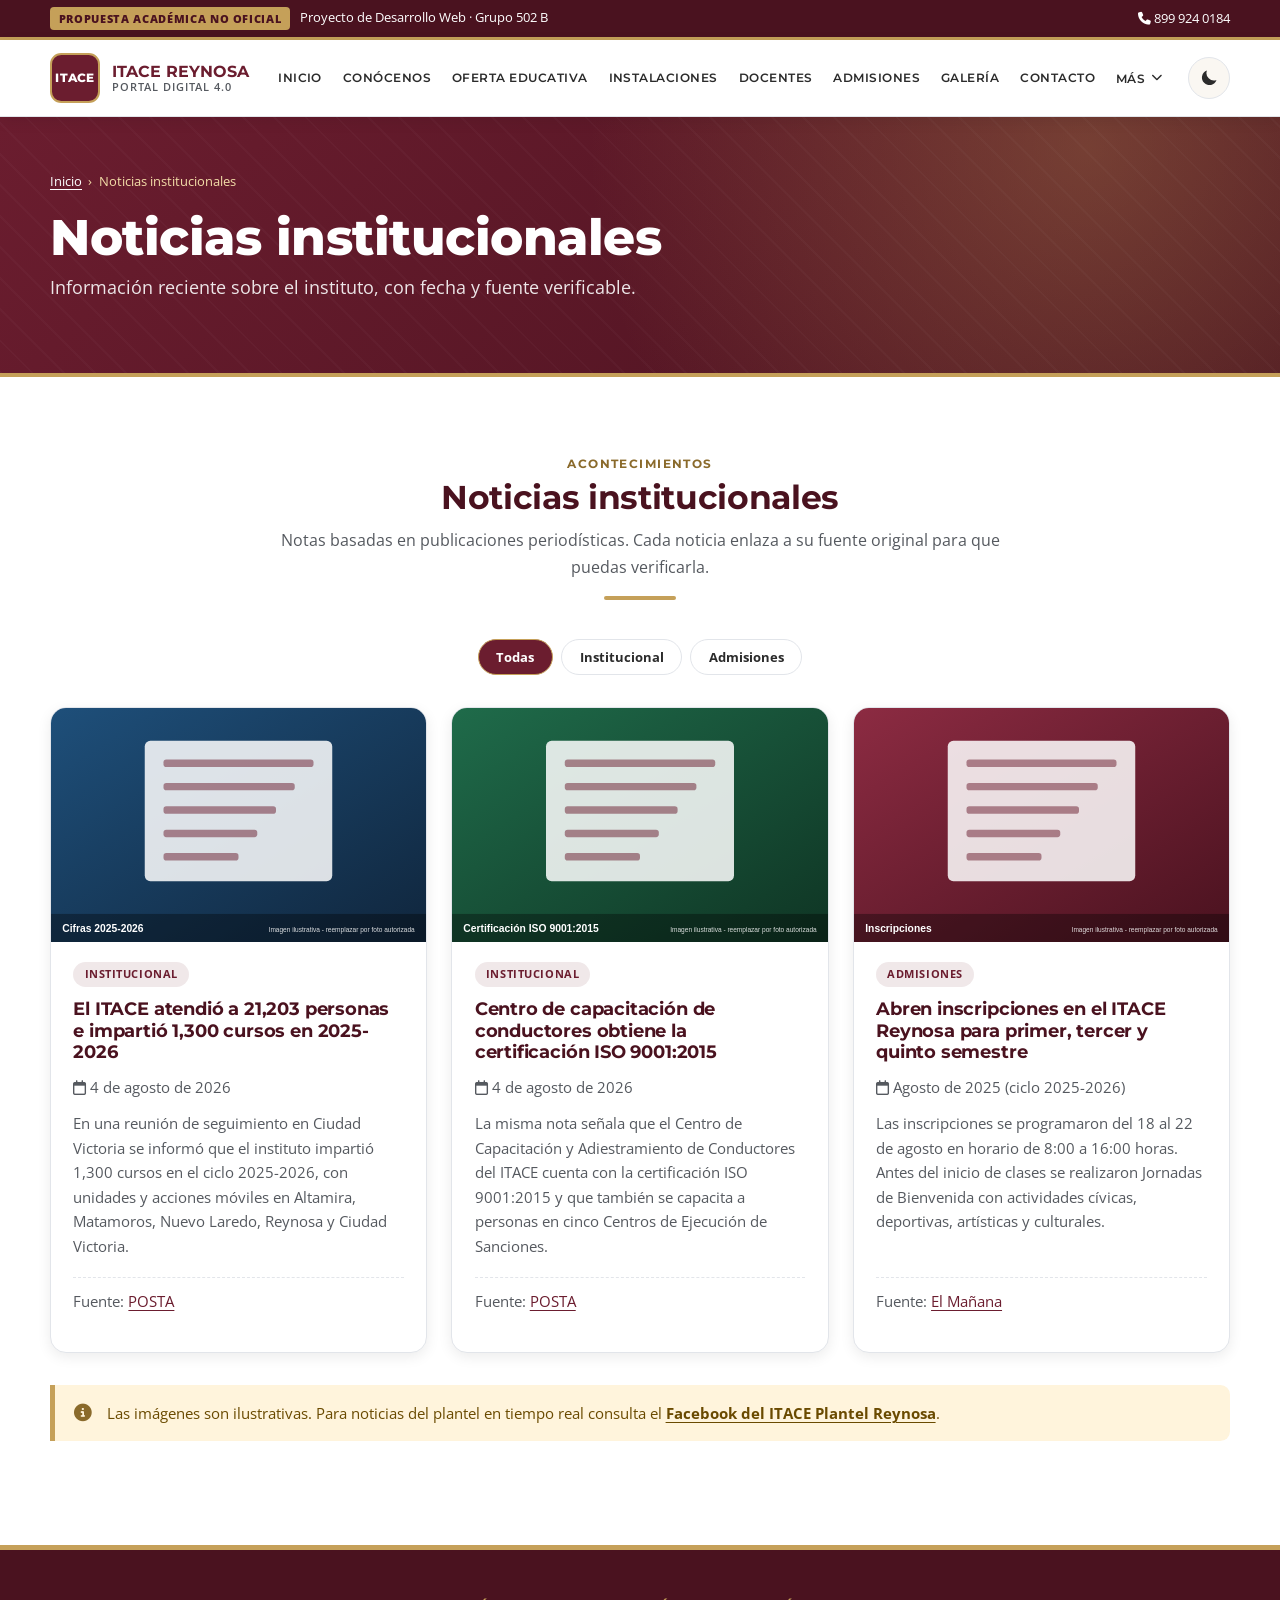
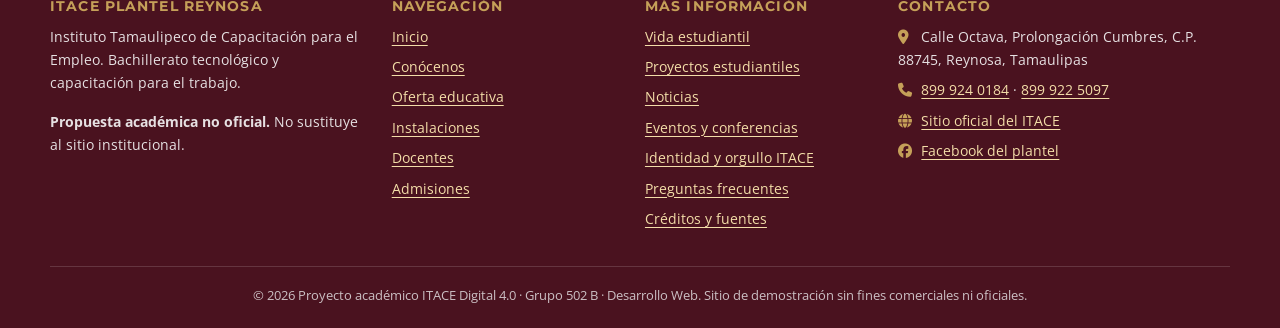
<file: paginas/noticias.html>
<!DOCTYPE html>
<html lang="es">
<head>
    <meta charset="UTF-8">
    <meta name="viewport" content="width=device-width, initial-scale=1.0">
    <title>Noticias institucionales | ITACE Reynosa - Propuesta académica</title>
    <meta name="description" content="Noticias verificadas sobre el ITACE y el plantel Reynosa, con fecha, descripción y fuente.">
    <meta name="theme-color" content="#6B1D2F">
    <meta name="robots" content="noindex">
    <link rel="preconnect" href="https://fonts.googleapis.com">
    <link rel="preconnect" href="https://fonts.gstatic.com" crossorigin>
    <link href="https://fonts.googleapis.com/css2?family=Montserrat:wght@500;600;700;800&amp;family=Open+Sans:wght@400;600;700&amp;display=swap" rel="stylesheet">
    <link rel="stylesheet" href="https://cdnjs.cloudflare.com/ajax/libs/font-awesome/6.4.0/css/all.min.css">
    <link rel="stylesheet" href="../css/style.css">
    <script src="../js/script.js" defer></script>
</head>
<body>
    <a class="skip-link" href="#contenido">Saltar al contenido principal</a>

    <div class="aviso-superior">
        <div class="contenedor">
            <p style="margin:0"><span class="etiqueta-academica">PROPUESTA ACADÉMICA NO OFICIAL</span><span class="oculto-movil">Proyecto de Desarrollo Web · Grupo 502 B</span></p>
            <p style="margin:0"><a href="tel:+528999240184"><i class="fa-solid fa-phone" aria-hidden="true"></i> 899 924 0184</a></p>
        </div>
    </div>

    <header class="cabecera">
        <div class="contenedor">
            <a class="marca" href="../index.html" aria-label="ITACE Reynosa, ir al inicio">
                <span class="marca-logo" aria-hidden="true">ITACE</span>
                <span class="marca-texto"><strong>ITACE REYNOSA</strong><span>Portal digital 4.0</span></span>
            </a>
            <nav id="navegacion" class="navegacion" aria-label="Navegación principal">
                <ul class="menu">
                    <li><a href="../index.html">Inicio</a></li><li><a href="conocenos.html">Conócenos</a></li><li><a href="oferta-educativa.html">Oferta educativa</a></li><li><a href="instalaciones.html">Instalaciones</a></li><li><a href="docentes.html">Docentes</a></li><li><a href="admisiones.html">Admisiones</a></li><li><a href="galeria.html">Galería</a></li><li><a href="contacto.html">Contacto</a></li>
                    <li class="menu-mas"><button type="button" aria-expanded="false" aria-haspopup="true">Más <i class="fa-solid fa-chevron-down" aria-hidden="true"></i></button>
                        <ul class="submenu"><li><a href="vida-estudiantil.html">Vida estudiantil</a></li><li><a href="proyectos.html">Proyectos estudiantiles</a></li><li><a href="noticias.html" aria-current="page">Noticias</a></li><li><a href="eventos.html">Eventos y conferencias</a></li><li><a href="identidad.html">Identidad y orgullo ITACE</a></li><li><a href="preguntas.html">Preguntas frecuentes</a></li><li><a href="creditos.html">Créditos y fuentes</a></li></ul></li>
                </ul>
            </nav>
            <div class="acciones-cabecera">
                <button type="button" id="btn-tema" class="btn-icono" aria-label="Activar modo oscuro" aria-pressed="false"><svg viewBox="0 0 24 24" aria-hidden="true" focusable="false"><path d="M21 14.5A9 9 0 0 1 9.5 3a9 9 0 1 0 11.5 11.5z"/></svg></button>
                <button type="button" id="nav-toggle" class="btn-icono nav-toggle" aria-label="Abrir menú" aria-controls="navegacion" aria-expanded="false"><svg viewBox="0 0 24 24" aria-hidden="true" focusable="false"><path d="M3 5h18v2H3zM3 11h18v2H3zM3 17h18v2H3z"/></svg></button>
            </div>
        </div>
    </header>

    <main id="contenido">
        <section class="hero hero-pagina" aria-labelledby="titulo-pagina">
            <div class="contenedor anim-entrada">
                <nav class="migas" aria-label="Ruta de navegación"><ol><li><a href="../index.html">Inicio</a></li><li aria-current="page">Noticias institucionales</li></ol></nav>
                <h1 id="titulo-pagina">Noticias institucionales</h1>
                <p class="lead">Información reciente sobre el instituto, con fecha y fuente verificable.</p>
            </div>
        </section>
<section class="seccion seccion-blanca" aria-labelledby="noti"><div class="contenedor"><div class="encabezado revelar "><span class="sobretitulo">Acontecimientos</span><h2>Noticias institucionales</h2><p>Notas basadas en publicaciones periodísticas. Cada noticia enlaza a su fuente original para que puedas verificarla.</p></div><div class="filtros" role="group" aria-label="Filtrar noticias por tema" data-filtro-grupo="lista-noticias"><button type="button" class="chip" data-filtro="todos" aria-pressed="true">Todas</button><button type="button" class="chip" data-filtro="institucional" aria-pressed="false">Institucional</button><button type="button" class="chip" data-filtro="admisiones" aria-pressed="false">Admisiones</button></div><p class="solo-lectores estado-filtro" aria-live="polite"></p><div id="lista-noticias" class="grid grid-3"><article class="tarjeta revelar" data-cat="institucional"><div class="tarjeta-medio"><img class="tarjeta-img" src="../img/noticia-cifras.svg" alt="El ITACE atendió a 21,203 personas e impartió 1,300 cursos en 2025-2026 (imagen ilustrativa)" width="800" height="500" loading="lazy"></div><div class="tarjeta-cuerpo"><span class="insignia">Institucional</span><h3>El ITACE atendió a 21,203 personas e impartió 1,300 cursos en 2025-2026</h3><p class="meta"><span><i class="fa-regular fa-calendar" aria-hidden="true"></i> <time datetime="2026-08-04">4 de agosto de 2026</time></span></p><p>En una reunión de seguimiento en Ciudad Victoria se informó que el instituto impartió 1,300 cursos en el ciclo 2025-2026, con unidades y acciones móviles en Altamira, Matamoros, Nuevo Laredo, Reynosa y Ciudad Victoria.</p><p class="pie-tarjeta">Fuente: <a href="https://www.posta.com.mx/tamaulipas/americo-villarreal-fortalece-la-capacitacion-laboral-en-tamaulipas/vl2239843" target="_blank" rel="noopener noreferrer">POSTA</a></p></div></article><article class="tarjeta revelar" data-cat="institucional"><div class="tarjeta-medio"><img class="tarjeta-img" src="../img/noticia-iso.svg" alt="Centro de capacitación de conductores obtiene la certificación ISO 9001:2015 (imagen ilustrativa)" width="800" height="500" loading="lazy"></div><div class="tarjeta-cuerpo"><span class="insignia">Institucional</span><h3>Centro de capacitación de conductores obtiene la certificación ISO 9001:2015</h3><p class="meta"><span><i class="fa-regular fa-calendar" aria-hidden="true"></i> <time datetime="2026-08-04">4 de agosto de 2026</time></span></p><p>La misma nota señala que el Centro de Capacitación y Adiestramiento de Conductores del ITACE cuenta con la certificación ISO 9001:2015 y que también se capacita a personas en cinco Centros de Ejecución de Sanciones.</p><p class="pie-tarjeta">Fuente: <a href="https://www.posta.com.mx/tamaulipas/americo-villarreal-fortalece-la-capacitacion-laboral-en-tamaulipas/vl2239843" target="_blank" rel="noopener noreferrer">POSTA</a></p></div></article><article class="tarjeta revelar" data-cat="admisiones"><div class="tarjeta-medio"><img class="tarjeta-img" src="../img/eventos/inscripciones.svg" alt="Abren inscripciones en el ITACE Reynosa para primer, tercer y quinto semestre (imagen ilustrativa)" width="800" height="500" loading="lazy"></div><div class="tarjeta-cuerpo"><span class="insignia">Admisiones</span><h3>Abren inscripciones en el ITACE Reynosa para primer, tercer y quinto semestre</h3><p class="meta"><span><i class="fa-regular fa-calendar" aria-hidden="true"></i> <time datetime="2025-08-18">Agosto de 2025 (ciclo 2025-2026)</time></span></p><p>Las inscripciones se programaron del 18 al 22 de agosto en horario de 8:00 a 16:00 horas. Antes del inicio de clases se realizaron Jornadas de Bienvenida con actividades cívicas, deportivas, artísticas y culturales.</p><p class="pie-tarjeta">Fuente: <a href="https://www.elmanana.com/local/reynosa/itace-ciclo-escolar-reynosa/6014807" target="_blank" rel="noopener noreferrer">El Mañana</a></p></div></article></div><div class="aviso" role="note" style="margin-top:2rem"><i class="fa-solid fa-circle-info" aria-hidden="true"></i><p style="margin:0">Las imágenes son ilustrativas. Para noticias del plantel en tiempo real consulta el <a href="https://www.facebook.com/itaceplantelreynosa/" target="_blank" rel="noopener noreferrer">Facebook del ITACE Plantel Reynosa</a>.</p></div></div></section>
    </main>

    <footer class="pie">
        <div class="contenedor">
            <div class="pie-grid">
                <section aria-labelledby="pie-1">
                    <h2 id="pie-1">ITACE Plantel Reynosa</h2>
                    <p>Instituto Tamaulipeco de Capacitación para el Empleo. Bachillerato tecnológico y capacitación para el trabajo.</p>
                    <p><strong>Propuesta académica no oficial.</strong> No sustituye al sitio institucional.</p>
                </section>
                <nav aria-labelledby="pie-2">
                    <h2 id="pie-2">Navegación</h2>
                    <ul><li><a href="../index.html">Inicio</a></li><li><a href="conocenos.html">Conócenos</a></li><li><a href="oferta-educativa.html">Oferta educativa</a></li><li><a href="instalaciones.html">Instalaciones</a></li><li><a href="docentes.html">Docentes</a></li><li><a href="admisiones.html">Admisiones</a></li></ul>
                </nav>
                <nav aria-labelledby="pie-3">
                    <h2 id="pie-3">Más información</h2>
                    <ul><li><a href="vida-estudiantil.html">Vida estudiantil</a></li><li><a href="proyectos.html">Proyectos estudiantiles</a></li><li><a href="noticias.html" aria-current="page">Noticias</a></li><li><a href="eventos.html">Eventos y conferencias</a></li><li><a href="identidad.html">Identidad y orgullo ITACE</a></li><li><a href="preguntas.html">Preguntas frecuentes</a></li><li><a href="creditos.html">Créditos y fuentes</a></li></ul>
                </nav>
                <section aria-labelledby="pie-4">
                    <h2 id="pie-4">Contacto</h2>
                    <ul>
                        <li><i class="fa-solid fa-location-dot" aria-hidden="true"></i> Calle Octava, Prolongación Cumbres, C.P. 88745, Reynosa, Tamaulipas</li>
                        <li><i class="fa-solid fa-phone" aria-hidden="true"></i> <a href="tel:+528999240184">899 924 0184</a> · <a href="tel:+528999225097">899 922 5097</a></li>
                        <li><i class="fa-solid fa-globe" aria-hidden="true"></i> <a href="https://itace.edu.mx/" target="_blank" rel="noopener noreferrer">Sitio oficial del ITACE</a></li>
                        <li><i class="fa-brands fa-facebook" aria-hidden="true"></i> <a href="https://www.facebook.com/itaceplantelreynosa/" target="_blank" rel="noopener noreferrer">Facebook del plantel</a></li>
                    </ul>
                </section>
            </div>
            <p class="pie-legal">© 2026 Proyecto académico ITACE Digital 4.0 · Grupo 502 B · Desarrollo Web. Sitio de demostración sin fines comerciales ni oficiales.</p>
        </div>
    </footer>
    <button type="button" id="volver-arriba" class="volver-arriba" aria-label="Volver al inicio de la página"><i class="fa-solid fa-arrow-up" aria-hidden="true"></i></button>
</body>
</html>
</file>
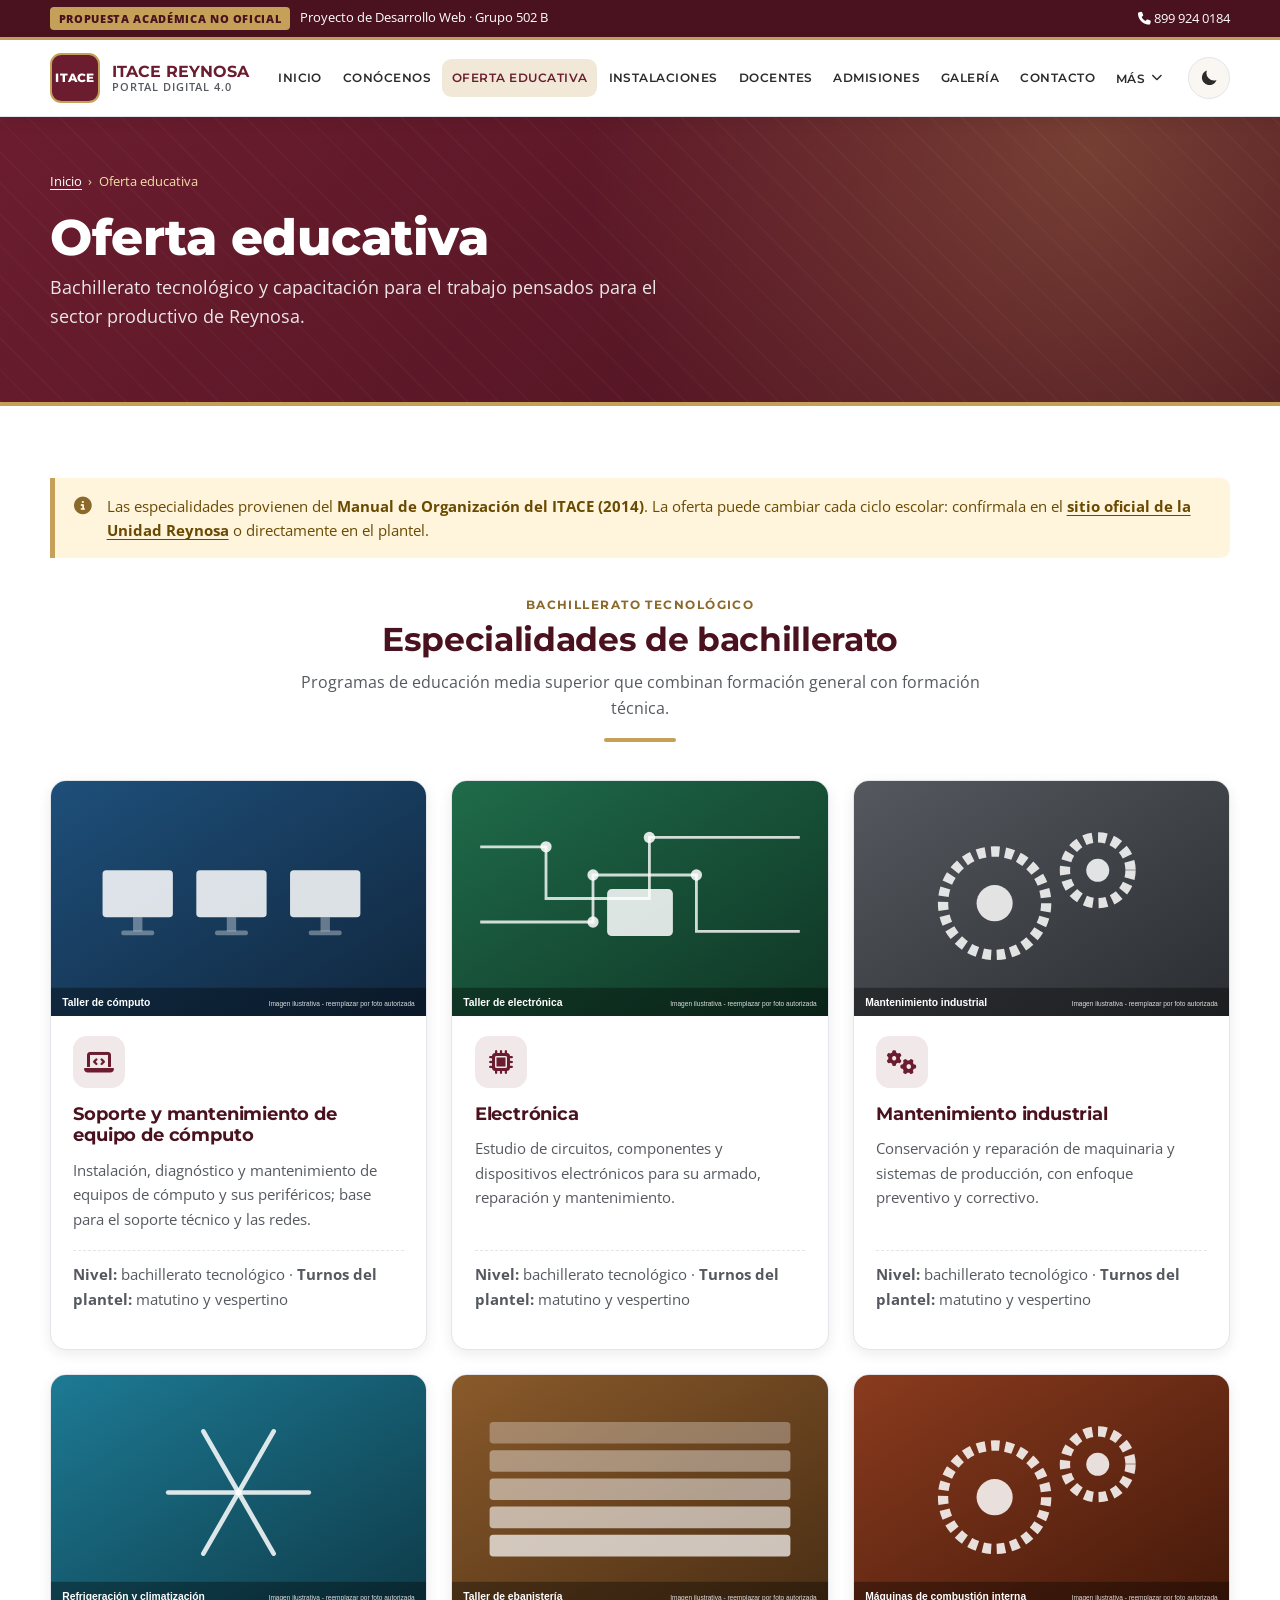
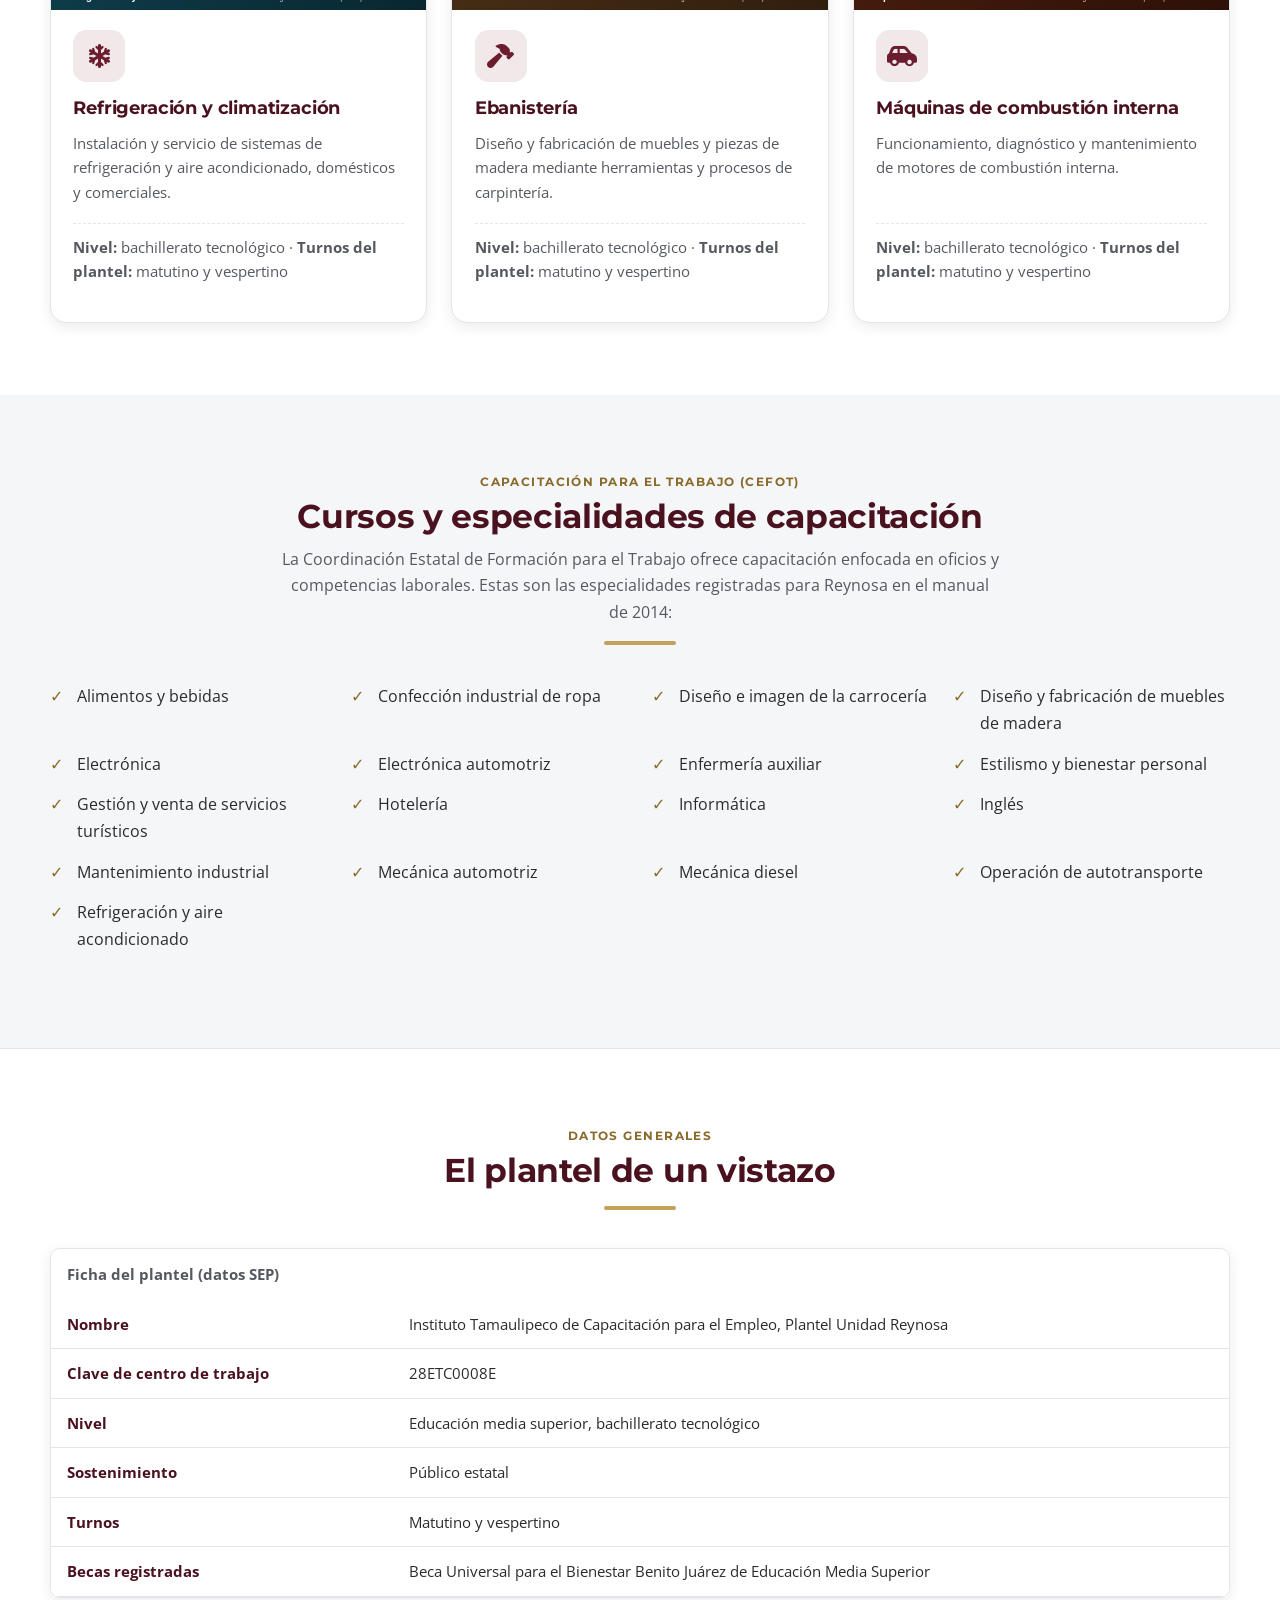
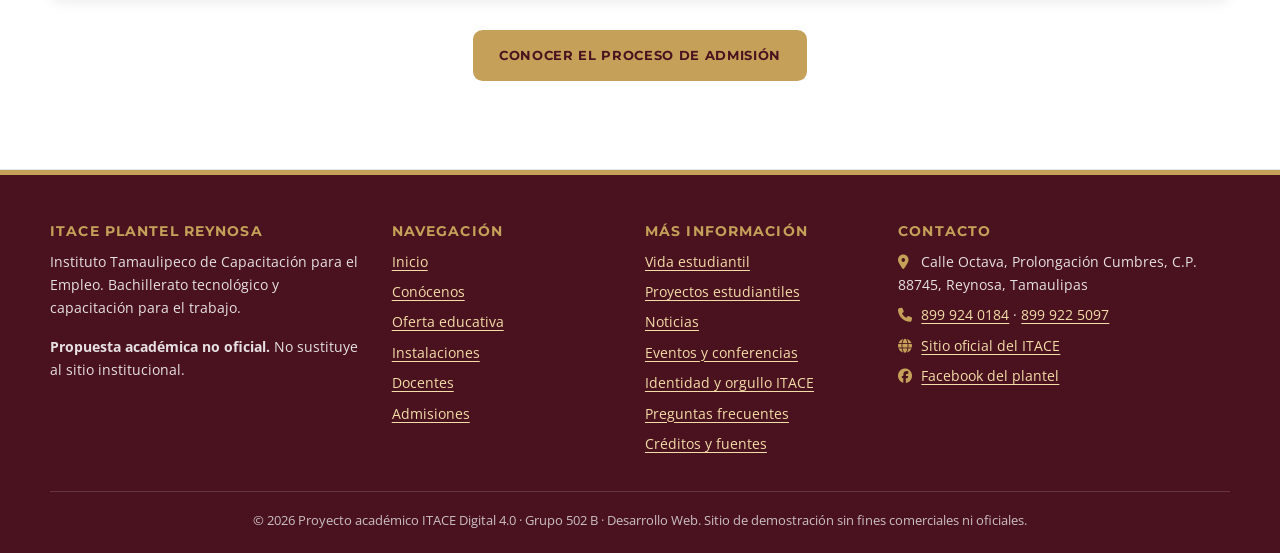
<file: paginas/oferta-educativa.html>
<!DOCTYPE html>
<html lang="es">
<head>
    <meta charset="UTF-8">
    <meta name="viewport" content="width=device-width, initial-scale=1.0">
    <title>Oferta educativa | ITACE Reynosa - Propuesta académica</title>
    <meta name="description" content="Especialidades de bachillerato tecnológico y cursos de capacitación para el trabajo del ITACE Plantel Reynosa.">
    <meta name="theme-color" content="#6B1D2F">
    <meta name="robots" content="noindex">
    <link rel="preconnect" href="https://fonts.googleapis.com">
    <link rel="preconnect" href="https://fonts.gstatic.com" crossorigin>
    <link href="https://fonts.googleapis.com/css2?family=Montserrat:wght@500;600;700;800&amp;family=Open+Sans:wght@400;600;700&amp;display=swap" rel="stylesheet">
    <link rel="stylesheet" href="https://cdnjs.cloudflare.com/ajax/libs/font-awesome/6.4.0/css/all.min.css">
    <link rel="stylesheet" href="../css/style.css">
    <script src="../js/script.js" defer></script>
</head>
<body>
    <a class="skip-link" href="#contenido">Saltar al contenido principal</a>

    <div class="aviso-superior">
        <div class="contenedor">
            <p style="margin:0"><span class="etiqueta-academica">PROPUESTA ACADÉMICA NO OFICIAL</span><span class="oculto-movil">Proyecto de Desarrollo Web · Grupo 502 B</span></p>
            <p style="margin:0"><a href="tel:+528999240184"><i class="fa-solid fa-phone" aria-hidden="true"></i> 899 924 0184</a></p>
        </div>
    </div>

    <header class="cabecera">
        <div class="contenedor">
            <a class="marca" href="../index.html" aria-label="ITACE Reynosa, ir al inicio">
                <span class="marca-logo" aria-hidden="true">ITACE</span>
                <span class="marca-texto"><strong>ITACE REYNOSA</strong><span>Portal digital 4.0</span></span>
            </a>
            <nav id="navegacion" class="navegacion" aria-label="Navegación principal">
                <ul class="menu">
                    <li><a href="../index.html">Inicio</a></li><li><a href="conocenos.html">Conócenos</a></li><li><a href="oferta-educativa.html" aria-current="page">Oferta educativa</a></li><li><a href="instalaciones.html">Instalaciones</a></li><li><a href="docentes.html">Docentes</a></li><li><a href="admisiones.html">Admisiones</a></li><li><a href="galeria.html">Galería</a></li><li><a href="contacto.html">Contacto</a></li>
                    <li class="menu-mas"><button type="button" aria-expanded="false" aria-haspopup="true">Más <i class="fa-solid fa-chevron-down" aria-hidden="true"></i></button>
                        <ul class="submenu"><li><a href="vida-estudiantil.html">Vida estudiantil</a></li><li><a href="proyectos.html">Proyectos estudiantiles</a></li><li><a href="noticias.html">Noticias</a></li><li><a href="eventos.html">Eventos y conferencias</a></li><li><a href="identidad.html">Identidad y orgullo ITACE</a></li><li><a href="preguntas.html">Preguntas frecuentes</a></li><li><a href="creditos.html">Créditos y fuentes</a></li></ul></li>
                </ul>
            </nav>
            <div class="acciones-cabecera">
                <button type="button" id="btn-tema" class="btn-icono" aria-label="Activar modo oscuro" aria-pressed="false"><svg viewBox="0 0 24 24" aria-hidden="true" focusable="false"><path d="M21 14.5A9 9 0 0 1 9.5 3a9 9 0 1 0 11.5 11.5z"/></svg></button>
                <button type="button" id="nav-toggle" class="btn-icono nav-toggle" aria-label="Abrir menú" aria-controls="navegacion" aria-expanded="false"><svg viewBox="0 0 24 24" aria-hidden="true" focusable="false"><path d="M3 5h18v2H3zM3 11h18v2H3zM3 17h18v2H3z"/></svg></button>
            </div>
        </div>
    </header>

    <main id="contenido">
        <section class="hero hero-pagina" aria-labelledby="titulo-pagina">
            <div class="contenedor anim-entrada">
                <nav class="migas" aria-label="Ruta de navegación"><ol><li><a href="../index.html">Inicio</a></li><li aria-current="page">Oferta educativa</li></ol></nav>
                <h1 id="titulo-pagina">Oferta educativa</h1>
                <p class="lead">Bachillerato tecnológico y capacitación para el trabajo pensados para el sector productivo de Reynosa.</p>
            </div>
        </section>
<section class="seccion seccion-blanca" aria-labelledby="bach"><div class="contenedor"><div class="aviso" role="note"><i class="fa-solid fa-circle-info" aria-hidden="true"></i><p style="margin:0">Las especialidades provienen del <strong>Manual de Organización del ITACE (2014)</strong>. La oferta puede cambiar cada ciclo escolar: confírmala en el <a href="https://itace.edu.mx/cefot/unidades/unidad-reynosa/" target="_blank" rel="noopener noreferrer">sitio oficial de la Unidad Reynosa</a> o directamente en el plantel.</p></div><div class="encabezado revelar "><span class="sobretitulo">Bachillerato tecnológico</span><h2>Especialidades de bachillerato</h2><p>Programas de educación media superior que combinan formación general con formación técnica.</p></div><div class="grid grid-3"><article class="tarjeta revelar"><div class="tarjeta-medio"><img class="tarjeta-img" src="../img/instalaciones/computo.svg" alt="Soporte y mantenimiento de equipo de cómputo (imagen ilustrativa)" width="800" height="500" loading="lazy"></div><div class="tarjeta-cuerpo"><span class="icono"><i class="fa-solid fa-laptop-code" aria-hidden="true"></i></span><h3>Soporte y mantenimiento de equipo de cómputo</h3><p>Instalación, diagnóstico y mantenimiento de equipos de cómputo y sus periféricos; base para el soporte técnico y las redes.</p><p class="pie-tarjeta"><strong>Nivel:</strong> bachillerato tecnológico · <strong>Turnos del plantel:</strong> matutino y vespertino</p></div></article><article class="tarjeta revelar"><div class="tarjeta-medio"><img class="tarjeta-img" src="../img/instalaciones/electronica.svg" alt="Electrónica (imagen ilustrativa)" width="800" height="500" loading="lazy"></div><div class="tarjeta-cuerpo"><span class="icono"><i class="fa-solid fa-microchip" aria-hidden="true"></i></span><h3>Electrónica</h3><p>Estudio de circuitos, componentes y dispositivos electrónicos para su armado, reparación y mantenimiento.</p><p class="pie-tarjeta"><strong>Nivel:</strong> bachillerato tecnológico · <strong>Turnos del plantel:</strong> matutino y vespertino</p></div></article><article class="tarjeta revelar"><div class="tarjeta-medio"><img class="tarjeta-img" src="../img/instalaciones/mantenimiento.svg" alt="Mantenimiento industrial (imagen ilustrativa)" width="800" height="500" loading="lazy"></div><div class="tarjeta-cuerpo"><span class="icono"><i class="fa-solid fa-gears" aria-hidden="true"></i></span><h3>Mantenimiento industrial</h3><p>Conservación y reparación de maquinaria y sistemas de producción, con enfoque preventivo y correctivo.</p><p class="pie-tarjeta"><strong>Nivel:</strong> bachillerato tecnológico · <strong>Turnos del plantel:</strong> matutino y vespertino</p></div></article><article class="tarjeta revelar"><div class="tarjeta-medio"><img class="tarjeta-img" src="../img/instalaciones/refrigeracion.svg" alt="Refrigeración y climatización (imagen ilustrativa)" width="800" height="500" loading="lazy"></div><div class="tarjeta-cuerpo"><span class="icono"><i class="fa-solid fa-snowflake" aria-hidden="true"></i></span><h3>Refrigeración y climatización</h3><p>Instalación y servicio de sistemas de refrigeración y aire acondicionado, domésticos y comerciales.</p><p class="pie-tarjeta"><strong>Nivel:</strong> bachillerato tecnológico · <strong>Turnos del plantel:</strong> matutino y vespertino</p></div></article><article class="tarjeta revelar"><div class="tarjeta-medio"><img class="tarjeta-img" src="../img/instalaciones/ebanisteria.svg" alt="Ebanistería (imagen ilustrativa)" width="800" height="500" loading="lazy"></div><div class="tarjeta-cuerpo"><span class="icono"><i class="fa-solid fa-hammer" aria-hidden="true"></i></span><h3>Ebanistería</h3><p>Diseño y fabricación de muebles y piezas de madera mediante herramientas y procesos de carpintería.</p><p class="pie-tarjeta"><strong>Nivel:</strong> bachillerato tecnológico · <strong>Turnos del plantel:</strong> matutino y vespertino</p></div></article><article class="tarjeta revelar"><div class="tarjeta-medio"><img class="tarjeta-img" src="../img/instalaciones/combustion.svg" alt="Máquinas de combustión interna (imagen ilustrativa)" width="800" height="500" loading="lazy"></div><div class="tarjeta-cuerpo"><span class="icono"><i class="fa-solid fa-car-side" aria-hidden="true"></i></span><h3>Máquinas de combustión interna</h3><p>Funcionamiento, diagnóstico y mantenimiento de motores de combustión interna.</p><p class="pie-tarjeta"><strong>Nivel:</strong> bachillerato tecnológico · <strong>Turnos del plantel:</strong> matutino y vespertino</p></div></article></div></div></section><section class="seccion " aria-labelledby="cefot"><div class="contenedor"><div class="encabezado revelar "><span class="sobretitulo">Capacitación para el trabajo (CEFOT)</span><h2>Cursos y especialidades de capacitación</h2><p>La Coordinación Estatal de Formación para el Trabajo ofrece capacitación enfocada en oficios y competencias laborales. Estas son las especialidades registradas para Reynosa en el manual de 2014:</p></div><ul class="grid grid-auto lista-check" style="gap:.4rem 1.5rem;list-style:none;padding:0"><li class="revelar">Alimentos y bebidas</li><li class="revelar">Confección industrial de ropa</li><li class="revelar">Diseño e imagen de la carrocería</li><li class="revelar">Diseño y fabricación de muebles de madera</li><li class="revelar">Electrónica</li><li class="revelar">Electrónica automotriz</li><li class="revelar">Enfermería auxiliar</li><li class="revelar">Estilismo y bienestar personal</li><li class="revelar">Gestión y venta de servicios turísticos</li><li class="revelar">Hotelería</li><li class="revelar">Informática</li><li class="revelar">Inglés</li><li class="revelar">Mantenimiento industrial</li><li class="revelar">Mecánica automotriz</li><li class="revelar">Mecánica diesel</li><li class="revelar">Operación de autotransporte</li><li class="revelar">Refrigeración y aire acondicionado</li></ul></div></section><section class="seccion seccion-blanca seccion-borde" aria-labelledby="ficha"><div class="contenedor"><div class="encabezado revelar "><span class="sobretitulo">Datos generales</span><h2>El plantel de un vistazo</h2></div><div class="tabla-wrap revelar"><table><caption>Ficha del plantel (datos SEP)</caption><tbody>
        <tr><th scope="row">Nombre</th><td>Instituto Tamaulipeco de Capacitación para el Empleo, Plantel Unidad Reynosa</td></tr>
        <tr><th scope="row">Clave de centro de trabajo</th><td>28ETC0008E</td></tr>
        <tr><th scope="row">Nivel</th><td>Educación media superior, bachillerato tecnológico</td></tr>
        <tr><th scope="row">Sostenimiento</th><td>Público estatal</td></tr>
        <tr><th scope="row">Turnos</th><td>Matutino y vespertino</td></tr>
        <tr><th scope="row">Becas registradas</th><td>Beca Universal para el Bienestar Benito Juárez de Educación Media Superior</td></tr>
    </tbody></table></div><p class="texto-centro" style="margin-top:2rem"><a class="btn btn-dorado" href="admisiones.html">Conocer el proceso de admisión</a></p></div></section>
    </main>

    <footer class="pie">
        <div class="contenedor">
            <div class="pie-grid">
                <section aria-labelledby="pie-1">
                    <h2 id="pie-1">ITACE Plantel Reynosa</h2>
                    <p>Instituto Tamaulipeco de Capacitación para el Empleo. Bachillerato tecnológico y capacitación para el trabajo.</p>
                    <p><strong>Propuesta académica no oficial.</strong> No sustituye al sitio institucional.</p>
                </section>
                <nav aria-labelledby="pie-2">
                    <h2 id="pie-2">Navegación</h2>
                    <ul><li><a href="../index.html">Inicio</a></li><li><a href="conocenos.html">Conócenos</a></li><li><a href="oferta-educativa.html" aria-current="page">Oferta educativa</a></li><li><a href="instalaciones.html">Instalaciones</a></li><li><a href="docentes.html">Docentes</a></li><li><a href="admisiones.html">Admisiones</a></li></ul>
                </nav>
                <nav aria-labelledby="pie-3">
                    <h2 id="pie-3">Más información</h2>
                    <ul><li><a href="vida-estudiantil.html">Vida estudiantil</a></li><li><a href="proyectos.html">Proyectos estudiantiles</a></li><li><a href="noticias.html">Noticias</a></li><li><a href="eventos.html">Eventos y conferencias</a></li><li><a href="identidad.html">Identidad y orgullo ITACE</a></li><li><a href="preguntas.html">Preguntas frecuentes</a></li><li><a href="creditos.html">Créditos y fuentes</a></li></ul>
                </nav>
                <section aria-labelledby="pie-4">
                    <h2 id="pie-4">Contacto</h2>
                    <ul>
                        <li><i class="fa-solid fa-location-dot" aria-hidden="true"></i> Calle Octava, Prolongación Cumbres, C.P. 88745, Reynosa, Tamaulipas</li>
                        <li><i class="fa-solid fa-phone" aria-hidden="true"></i> <a href="tel:+528999240184">899 924 0184</a> · <a href="tel:+528999225097">899 922 5097</a></li>
                        <li><i class="fa-solid fa-globe" aria-hidden="true"></i> <a href="https://itace.edu.mx/" target="_blank" rel="noopener noreferrer">Sitio oficial del ITACE</a></li>
                        <li><i class="fa-brands fa-facebook" aria-hidden="true"></i> <a href="https://www.facebook.com/itaceplantelreynosa/" target="_blank" rel="noopener noreferrer">Facebook del plantel</a></li>
                    </ul>
                </section>
            </div>
            <p class="pie-legal">© 2026 Proyecto académico ITACE Digital 4.0 · Grupo 502 B · Desarrollo Web. Sitio de demostración sin fines comerciales ni oficiales.</p>
        </div>
    </footer>
    <button type="button" id="volver-arriba" class="volver-arriba" aria-label="Volver al inicio de la página"><i class="fa-solid fa-arrow-up" aria-hidden="true"></i></button>
</body>
</html>
</file>
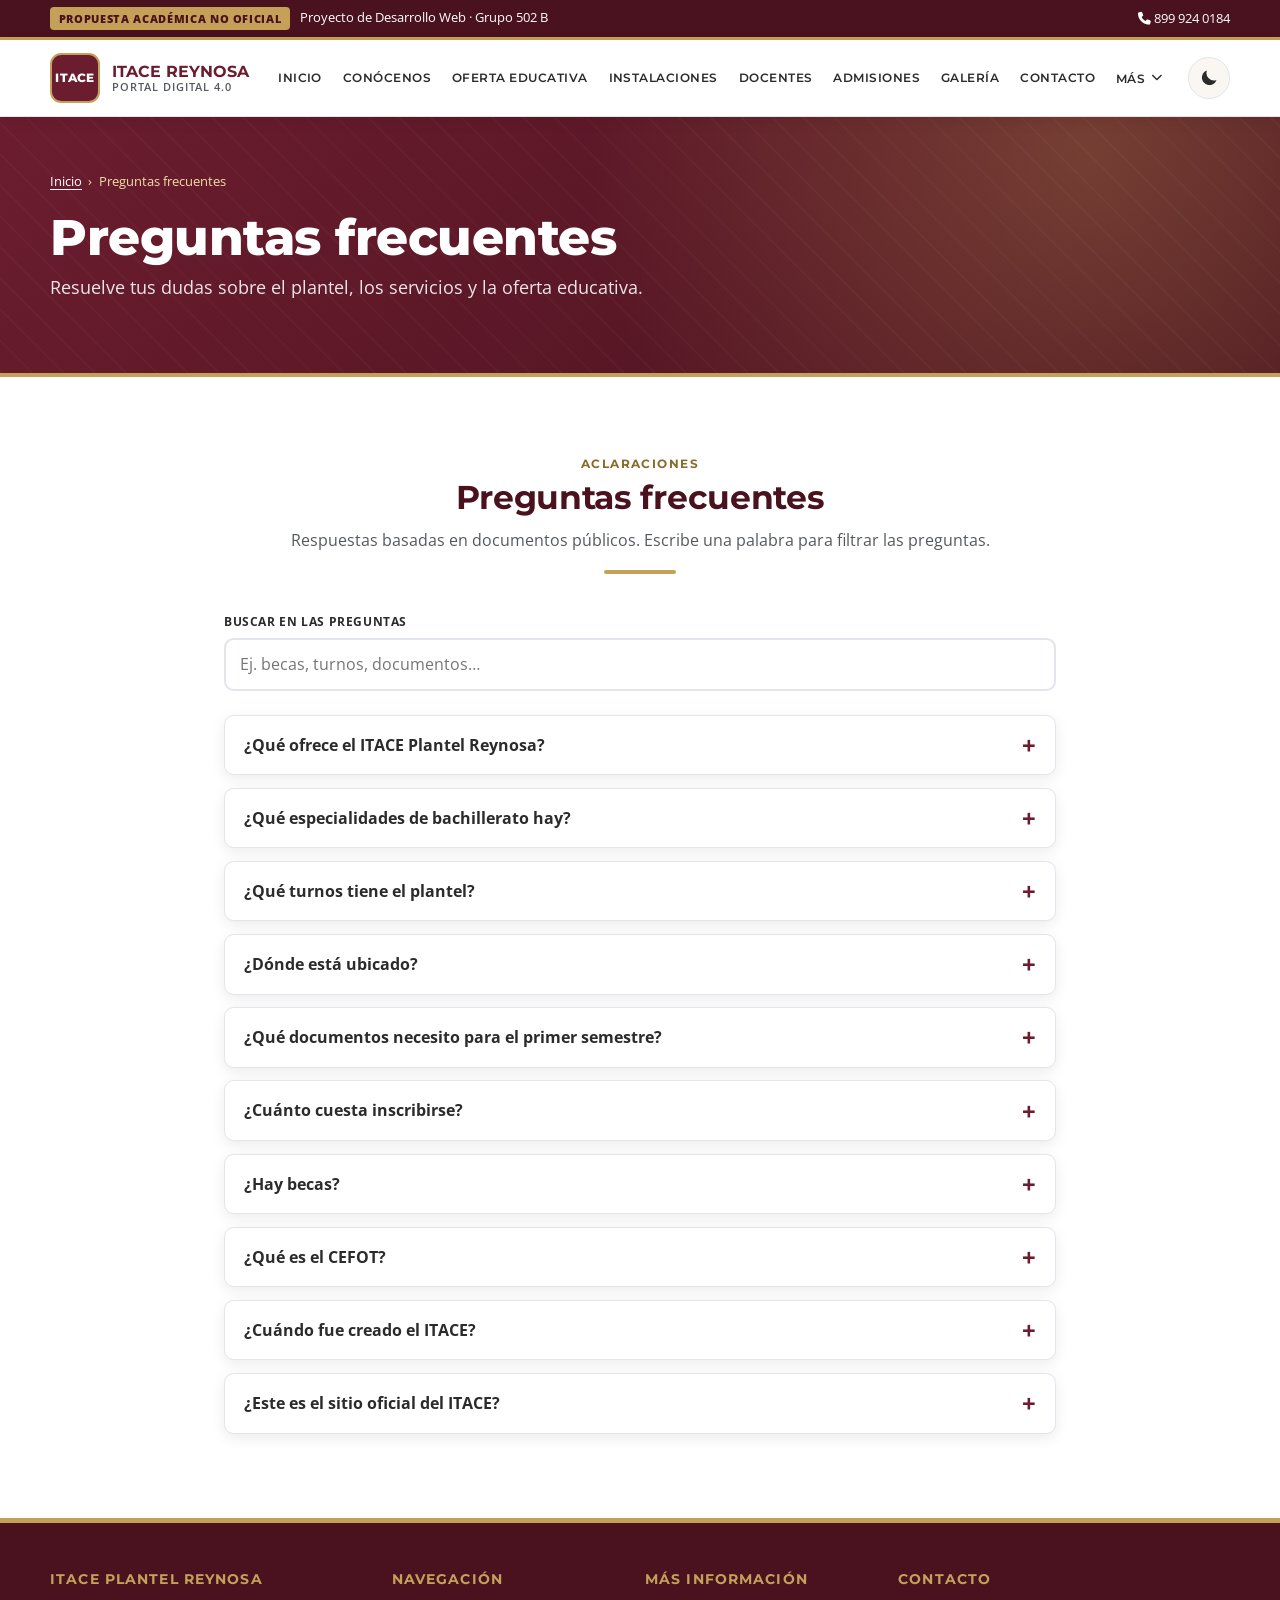
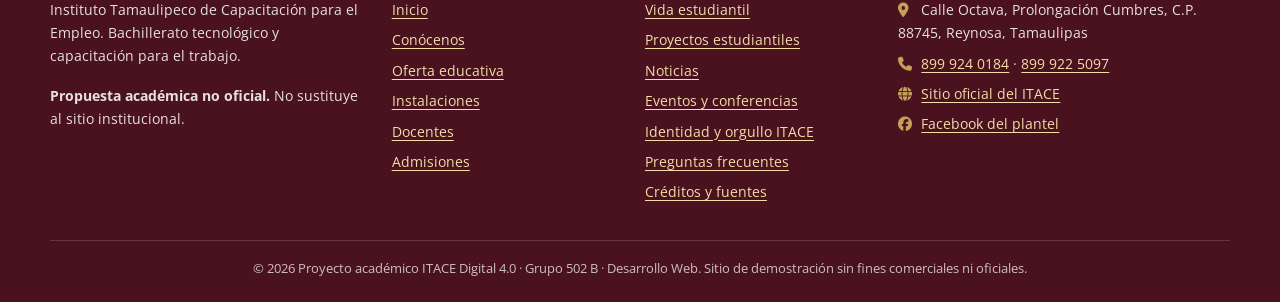
<file: paginas/preguntas.html>
<!DOCTYPE html>
<html lang="es">
<head>
    <meta charset="UTF-8">
    <meta name="viewport" content="width=device-width, initial-scale=1.0">
    <title>Preguntas frecuentes | ITACE Reynosa - Propuesta académica</title>
    <meta name="description" content="Respuestas a las dudas más comunes sobre el ITACE Plantel Reynosa, su oferta y su proceso de ingreso.">
    <meta name="theme-color" content="#6B1D2F">
    <meta name="robots" content="noindex">
    <link rel="preconnect" href="https://fonts.googleapis.com">
    <link rel="preconnect" href="https://fonts.gstatic.com" crossorigin>
    <link href="https://fonts.googleapis.com/css2?family=Montserrat:wght@500;600;700;800&amp;family=Open+Sans:wght@400;600;700&amp;display=swap" rel="stylesheet">
    <link rel="stylesheet" href="https://cdnjs.cloudflare.com/ajax/libs/font-awesome/6.4.0/css/all.min.css">
    <link rel="stylesheet" href="../css/style.css">
    <script src="../js/script.js" defer></script>
</head>
<body>
    <a class="skip-link" href="#contenido">Saltar al contenido principal</a>

    <div class="aviso-superior">
        <div class="contenedor">
            <p style="margin:0"><span class="etiqueta-academica">PROPUESTA ACADÉMICA NO OFICIAL</span><span class="oculto-movil">Proyecto de Desarrollo Web · Grupo 502 B</span></p>
            <p style="margin:0"><a href="tel:+528999240184"><i class="fa-solid fa-phone" aria-hidden="true"></i> 899 924 0184</a></p>
        </div>
    </div>

    <header class="cabecera">
        <div class="contenedor">
            <a class="marca" href="../index.html" aria-label="ITACE Reynosa, ir al inicio">
                <span class="marca-logo" aria-hidden="true">ITACE</span>
                <span class="marca-texto"><strong>ITACE REYNOSA</strong><span>Portal digital 4.0</span></span>
            </a>
            <nav id="navegacion" class="navegacion" aria-label="Navegación principal">
                <ul class="menu">
                    <li><a href="../index.html">Inicio</a></li><li><a href="conocenos.html">Conócenos</a></li><li><a href="oferta-educativa.html">Oferta educativa</a></li><li><a href="instalaciones.html">Instalaciones</a></li><li><a href="docentes.html">Docentes</a></li><li><a href="admisiones.html">Admisiones</a></li><li><a href="galeria.html">Galería</a></li><li><a href="contacto.html">Contacto</a></li>
                    <li class="menu-mas"><button type="button" aria-expanded="false" aria-haspopup="true">Más <i class="fa-solid fa-chevron-down" aria-hidden="true"></i></button>
                        <ul class="submenu"><li><a href="vida-estudiantil.html">Vida estudiantil</a></li><li><a href="proyectos.html">Proyectos estudiantiles</a></li><li><a href="noticias.html">Noticias</a></li><li><a href="eventos.html">Eventos y conferencias</a></li><li><a href="identidad.html">Identidad y orgullo ITACE</a></li><li><a href="preguntas.html" aria-current="page">Preguntas frecuentes</a></li><li><a href="creditos.html">Créditos y fuentes</a></li></ul></li>
                </ul>
            </nav>
            <div class="acciones-cabecera">
                <button type="button" id="btn-tema" class="btn-icono" aria-label="Activar modo oscuro" aria-pressed="false"><svg viewBox="0 0 24 24" aria-hidden="true" focusable="false"><path d="M21 14.5A9 9 0 0 1 9.5 3a9 9 0 1 0 11.5 11.5z"/></svg></button>
                <button type="button" id="nav-toggle" class="btn-icono nav-toggle" aria-label="Abrir menú" aria-controls="navegacion" aria-expanded="false"><svg viewBox="0 0 24 24" aria-hidden="true" focusable="false"><path d="M3 5h18v2H3zM3 11h18v2H3zM3 17h18v2H3z"/></svg></button>
            </div>
        </div>
    </header>

    <main id="contenido">
        <section class="hero hero-pagina" aria-labelledby="titulo-pagina">
            <div class="contenedor anim-entrada">
                <nav class="migas" aria-label="Ruta de navegación"><ol><li><a href="../index.html">Inicio</a></li><li aria-current="page">Preguntas frecuentes</li></ol></nav>
                <h1 id="titulo-pagina">Preguntas frecuentes</h1>
                <p class="lead">Resuelve tus dudas sobre el plantel, los servicios y la oferta educativa.</p>
            </div>
        </section>
<section class="seccion seccion-blanca" aria-labelledby="faq"><div class="contenedor"><div style="max-width:52rem;margin:auto"><div class="encabezado revelar "><span class="sobretitulo">Aclaraciones</span><h2>Preguntas frecuentes</h2><p>Respuestas basadas en documentos públicos. Escribe una palabra para filtrar las preguntas.</p></div><div class="campo" style="margin-bottom:1.5rem"><label for="faq-search">Buscar en las preguntas</label><input type="search" id="faq-search" placeholder="Ej. becas, turnos, documentos…" autocomplete="off"></div><details class="faq revelar"><summary>¿Qué ofrece el ITACE Plantel Reynosa?</summary><div class="respuesta"><p>Bachillerato tecnológico (educación media superior) y capacitación para el trabajo a través de la Coordinación Estatal de Formación para el Trabajo (CEFOT). Consulta el detalle en la página de <a href="oferta-educativa.html">oferta educativa</a>.</p></div></details><details class="faq revelar"><summary>¿Qué especialidades de bachillerato hay?</summary><div class="respuesta"><p>Según el Manual de Organización (2014): soporte y mantenimiento de equipo de cómputo, electrónica, mantenimiento industrial, refrigeración y climatización, ebanistería y máquinas de combustión interna. La oferta puede variar por ciclo escolar.</p></div></details><details class="faq revelar"><summary>¿Qué turnos tiene el plantel?</summary><div class="respuesta"><p>La ficha SEP registra turnos matutino y vespertino. El cupo y la disponibilidad por especialidad deben confirmarse en el plantel.</p></div></details><details class="faq revelar"><summary>¿Dónde está ubicado?</summary><div class="respuesta"><p>Calle Octava, Prolongación Cumbres, C.P. 88745, Reynosa, Tamaulipas. Puedes verlo en el mapa de la <a href="contacto.html">página de contacto</a>.</p></div></details><details class="faq revelar"><summary>¿Qué documentos necesito para el primer semestre?</summary><div class="respuesta"><p>En la convocatoria 2025-2026 se solicitó: acta de nacimiento, CURP, carta de buena conducta, certificado de secundaria, comprobante de domicilio, certificado médico, seis fotografías infantiles a color en papel mate y cuota de recuperación. Revisa la <a href="admisiones.html">página de admisiones</a> y confirma los requisitos vigentes.</p></div></details><details class="faq revelar"><summary>¿Cuánto cuesta inscribirse?</summary><div class="respuesta"><p>La fuente consultada menciona una «cuota de recuperación» pero no publica el monto. Pregunta directamente en el plantel o en los canales oficiales.</p></div></details><details class="faq revelar"><summary>¿Hay becas?</summary><div class="respuesta"><p>La ficha SEP del plantel registra la Beca Universal para el Bienestar Benito Juárez de Educación Media Superior. Los requisitos los define el programa federal.</p></div></details><details class="faq revelar"><summary>¿Qué es el CEFOT?</summary><div class="respuesta"><p>Es la Coordinación Estatal de Formación para el Trabajo del ITACE, encargada de la capacitación en oficios y competencias laborales como informática, inglés, mecánica automotriz u hotelería.</p></div></details><details class="faq revelar"><summary>¿Cuándo fue creado el ITACE?</summary><div class="respuesta"><p>Fue creado por el Decreto No. 484 del 18 de diciembre de 1992, publicado en el Periódico Oficial del Estado el 13 de febrero de 1993. Es un organismo público descentralizado del Gobierno de Tamaulipas.</p></div></details><details class="faq revelar"><summary>¿Este es el sitio oficial del ITACE?</summary><div class="respuesta"><p>No. Es una propuesta académica no oficial elaborada por el Grupo 502 B. El sitio oficial es <a href="https://itace.edu.mx/" target="_blank" rel="noopener noreferrer">itace.edu.mx</a>.</p></div></details><div id="faq-vacio" class="sin-resultados" role="status" hidden><h3>Sin coincidencias</h3><p>Prueba con otra palabra o <a href="contacto.html">escríbenos</a>.</p></div></div></div></section>
    </main>

    <footer class="pie">
        <div class="contenedor">
            <div class="pie-grid">
                <section aria-labelledby="pie-1">
                    <h2 id="pie-1">ITACE Plantel Reynosa</h2>
                    <p>Instituto Tamaulipeco de Capacitación para el Empleo. Bachillerato tecnológico y capacitación para el trabajo.</p>
                    <p><strong>Propuesta académica no oficial.</strong> No sustituye al sitio institucional.</p>
                </section>
                <nav aria-labelledby="pie-2">
                    <h2 id="pie-2">Navegación</h2>
                    <ul><li><a href="../index.html">Inicio</a></li><li><a href="conocenos.html">Conócenos</a></li><li><a href="oferta-educativa.html">Oferta educativa</a></li><li><a href="instalaciones.html">Instalaciones</a></li><li><a href="docentes.html">Docentes</a></li><li><a href="admisiones.html">Admisiones</a></li></ul>
                </nav>
                <nav aria-labelledby="pie-3">
                    <h2 id="pie-3">Más información</h2>
                    <ul><li><a href="vida-estudiantil.html">Vida estudiantil</a></li><li><a href="proyectos.html">Proyectos estudiantiles</a></li><li><a href="noticias.html">Noticias</a></li><li><a href="eventos.html">Eventos y conferencias</a></li><li><a href="identidad.html">Identidad y orgullo ITACE</a></li><li><a href="preguntas.html" aria-current="page">Preguntas frecuentes</a></li><li><a href="creditos.html">Créditos y fuentes</a></li></ul>
                </nav>
                <section aria-labelledby="pie-4">
                    <h2 id="pie-4">Contacto</h2>
                    <ul>
                        <li><i class="fa-solid fa-location-dot" aria-hidden="true"></i> Calle Octava, Prolongación Cumbres, C.P. 88745, Reynosa, Tamaulipas</li>
                        <li><i class="fa-solid fa-phone" aria-hidden="true"></i> <a href="tel:+528999240184">899 924 0184</a> · <a href="tel:+528999225097">899 922 5097</a></li>
                        <li><i class="fa-solid fa-globe" aria-hidden="true"></i> <a href="https://itace.edu.mx/" target="_blank" rel="noopener noreferrer">Sitio oficial del ITACE</a></li>
                        <li><i class="fa-brands fa-facebook" aria-hidden="true"></i> <a href="https://www.facebook.com/itaceplantelreynosa/" target="_blank" rel="noopener noreferrer">Facebook del plantel</a></li>
                    </ul>
                </section>
            </div>
            <p class="pie-legal">© 2026 Proyecto académico ITACE Digital 4.0 · Grupo 502 B · Desarrollo Web. Sitio de demostración sin fines comerciales ni oficiales.</p>
        </div>
    </footer>
    <button type="button" id="volver-arriba" class="volver-arriba" aria-label="Volver al inicio de la página"><i class="fa-solid fa-arrow-up" aria-hidden="true"></i></button>
</body>
</html>
</file>
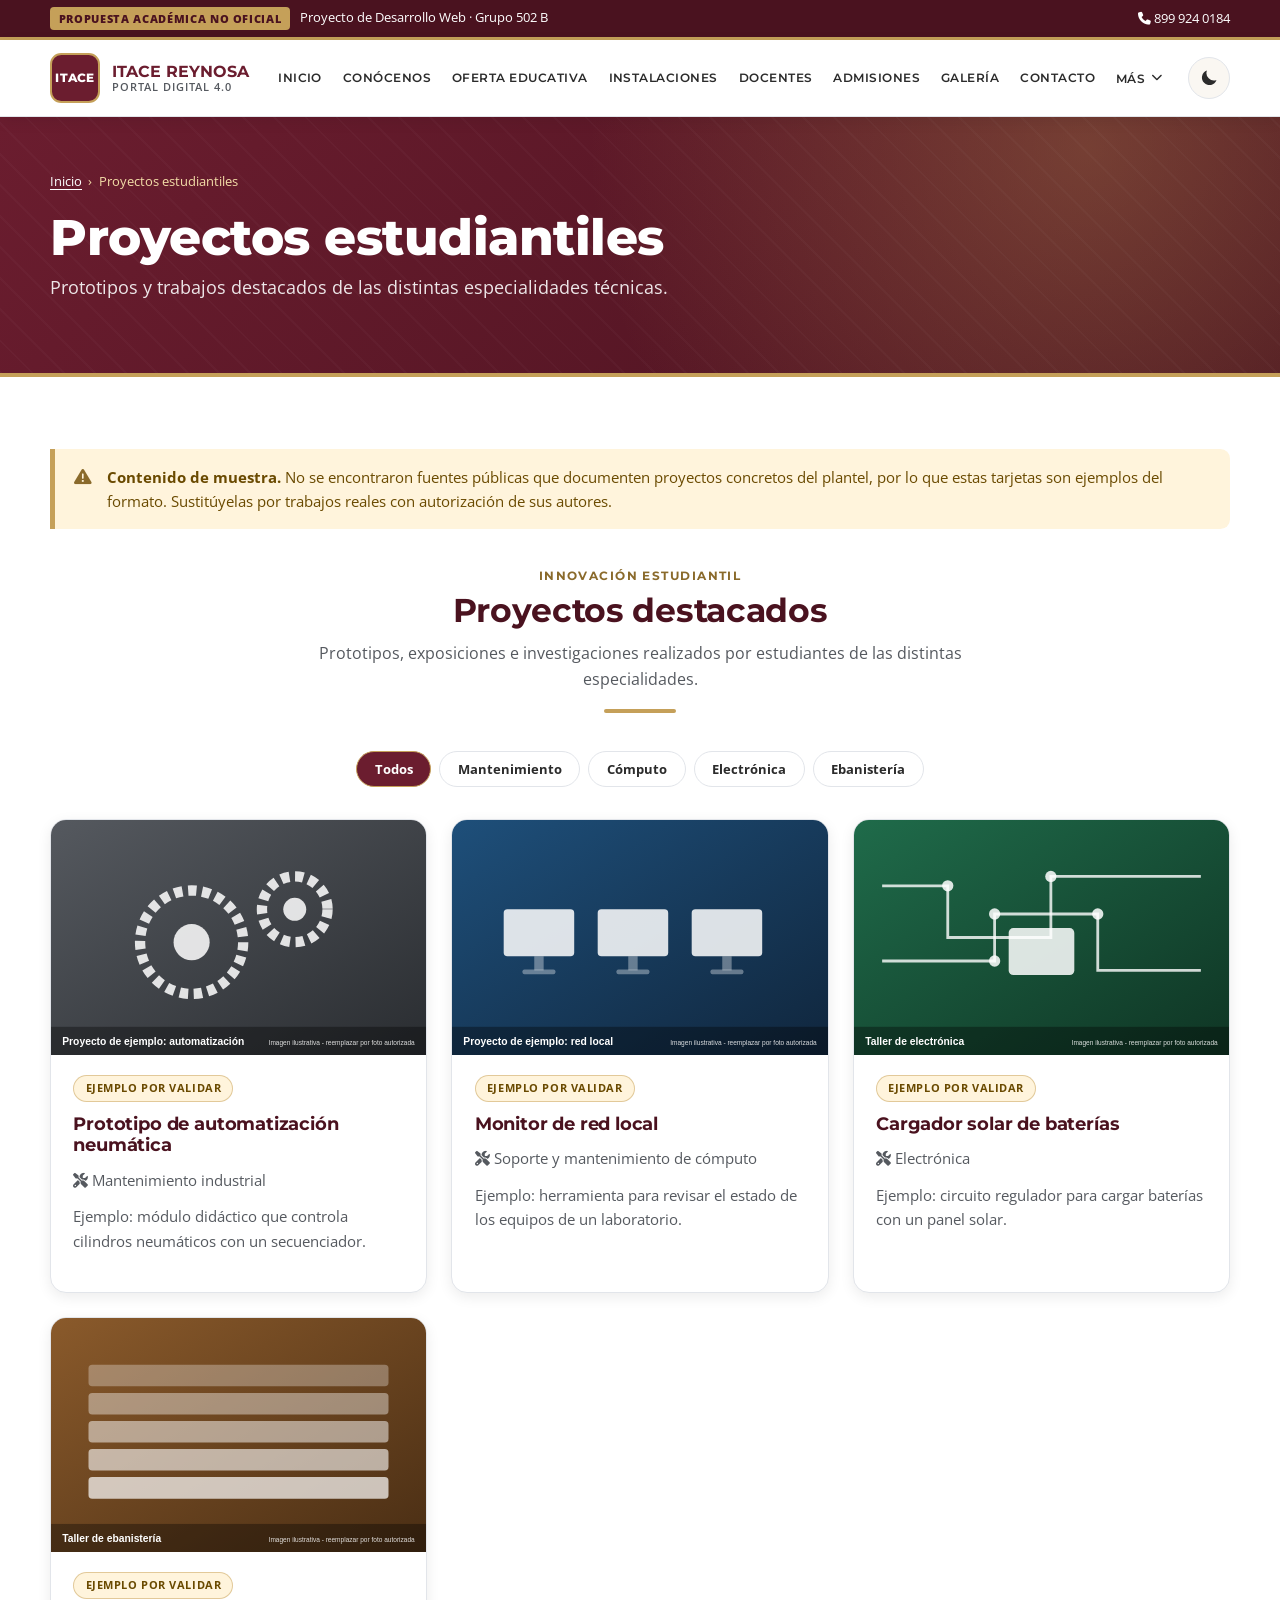
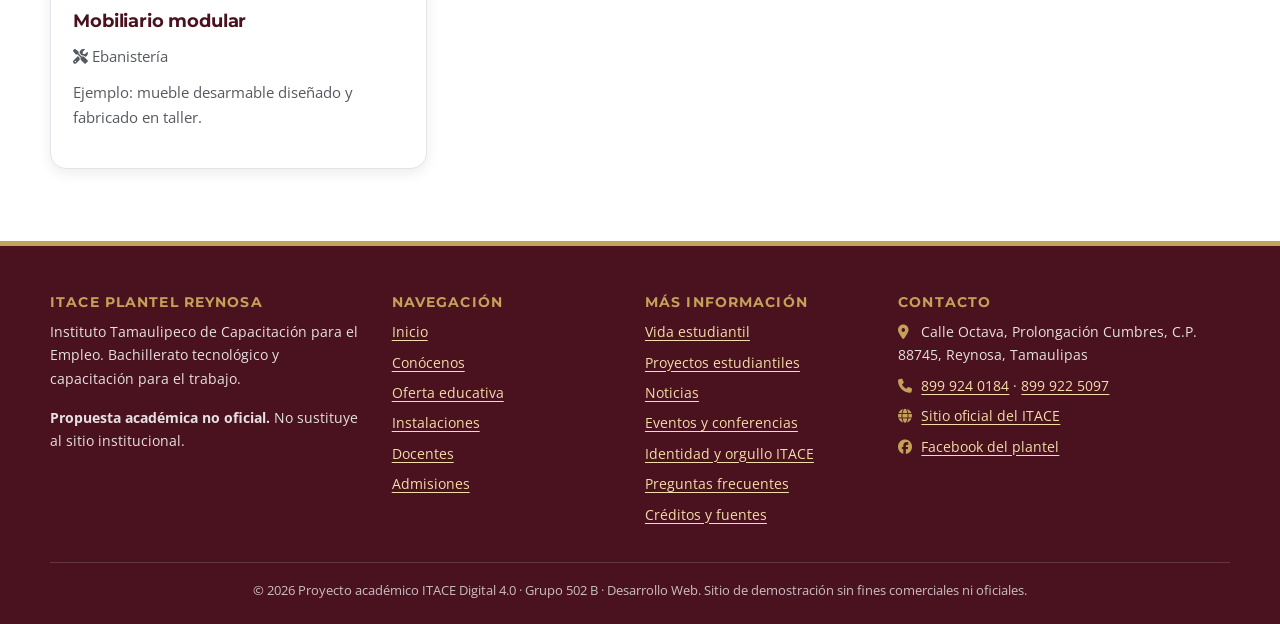
<file: paginas/proyectos.html>
<!DOCTYPE html>
<html lang="es">
<head>
    <meta charset="UTF-8">
    <meta name="viewport" content="width=device-width, initial-scale=1.0">
    <title>Proyectos estudiantiles | ITACE Reynosa - Propuesta académica</title>
    <meta name="description" content="Espacio para prototipos, exposiciones e investigaciones de estudiantes del ITACE Plantel Reynosa.">
    <meta name="theme-color" content="#6B1D2F">
    <meta name="robots" content="noindex">
    <link rel="preconnect" href="https://fonts.googleapis.com">
    <link rel="preconnect" href="https://fonts.gstatic.com" crossorigin>
    <link href="https://fonts.googleapis.com/css2?family=Montserrat:wght@500;600;700;800&amp;family=Open+Sans:wght@400;600;700&amp;display=swap" rel="stylesheet">
    <link rel="stylesheet" href="https://cdnjs.cloudflare.com/ajax/libs/font-awesome/6.4.0/css/all.min.css">
    <link rel="stylesheet" href="../css/style.css">
    <script src="../js/script.js" defer></script>
</head>
<body>
    <a class="skip-link" href="#contenido">Saltar al contenido principal</a>

    <div class="aviso-superior">
        <div class="contenedor">
            <p style="margin:0"><span class="etiqueta-academica">PROPUESTA ACADÉMICA NO OFICIAL</span><span class="oculto-movil">Proyecto de Desarrollo Web · Grupo 502 B</span></p>
            <p style="margin:0"><a href="tel:+528999240184"><i class="fa-solid fa-phone" aria-hidden="true"></i> 899 924 0184</a></p>
        </div>
    </div>

    <header class="cabecera">
        <div class="contenedor">
            <a class="marca" href="../index.html" aria-label="ITACE Reynosa, ir al inicio">
                <span class="marca-logo" aria-hidden="true">ITACE</span>
                <span class="marca-texto"><strong>ITACE REYNOSA</strong><span>Portal digital 4.0</span></span>
            </a>
            <nav id="navegacion" class="navegacion" aria-label="Navegación principal">
                <ul class="menu">
                    <li><a href="../index.html">Inicio</a></li><li><a href="conocenos.html">Conócenos</a></li><li><a href="oferta-educativa.html">Oferta educativa</a></li><li><a href="instalaciones.html">Instalaciones</a></li><li><a href="docentes.html">Docentes</a></li><li><a href="admisiones.html">Admisiones</a></li><li><a href="galeria.html">Galería</a></li><li><a href="contacto.html">Contacto</a></li>
                    <li class="menu-mas"><button type="button" aria-expanded="false" aria-haspopup="true">Más <i class="fa-solid fa-chevron-down" aria-hidden="true"></i></button>
                        <ul class="submenu"><li><a href="vida-estudiantil.html">Vida estudiantil</a></li><li><a href="proyectos.html" aria-current="page">Proyectos estudiantiles</a></li><li><a href="noticias.html">Noticias</a></li><li><a href="eventos.html">Eventos y conferencias</a></li><li><a href="identidad.html">Identidad y orgullo ITACE</a></li><li><a href="preguntas.html">Preguntas frecuentes</a></li><li><a href="creditos.html">Créditos y fuentes</a></li></ul></li>
                </ul>
            </nav>
            <div class="acciones-cabecera">
                <button type="button" id="btn-tema" class="btn-icono" aria-label="Activar modo oscuro" aria-pressed="false"><svg viewBox="0 0 24 24" aria-hidden="true" focusable="false"><path d="M21 14.5A9 9 0 0 1 9.5 3a9 9 0 1 0 11.5 11.5z"/></svg></button>
                <button type="button" id="nav-toggle" class="btn-icono nav-toggle" aria-label="Abrir menú" aria-controls="navegacion" aria-expanded="false"><svg viewBox="0 0 24 24" aria-hidden="true" focusable="false"><path d="M3 5h18v2H3zM3 11h18v2H3zM3 17h18v2H3z"/></svg></button>
            </div>
        </div>
    </header>

    <main id="contenido">
        <section class="hero hero-pagina" aria-labelledby="titulo-pagina">
            <div class="contenedor anim-entrada">
                <nav class="migas" aria-label="Ruta de navegación"><ol><li><a href="../index.html">Inicio</a></li><li aria-current="page">Proyectos estudiantiles</li></ol></nav>
                <h1 id="titulo-pagina">Proyectos estudiantiles</h1>
                <p class="lead">Prototipos y trabajos destacados de las distintas especialidades técnicas.</p>
            </div>
        </section>
<section class="seccion seccion-blanca" aria-labelledby="proy"><div class="contenedor"><div class="aviso" role="note"><i class="fa-solid fa-triangle-exclamation" aria-hidden="true"></i><p style="margin:0"><strong>Contenido de muestra.</strong> No se encontraron fuentes públicas que documenten proyectos concretos del plantel, por lo que estas tarjetas son ejemplos del formato. Sustitúyelas por trabajos reales con autorización de sus autores.</p></div><div class="encabezado revelar "><span class="sobretitulo">Innovación estudiantil</span><h2>Proyectos destacados</h2><p>Prototipos, exposiciones e investigaciones realizados por estudiantes de las distintas especialidades.</p></div><div class="filtros" role="group" aria-label="Filtrar proyectos por especialidad" data-filtro-grupo="lista-proyectos"><button type="button" class="chip" data-filtro="todos" aria-pressed="true">Todos</button><button type="button" class="chip" data-filtro="mantenimiento" aria-pressed="false">Mantenimiento</button><button type="button" class="chip" data-filtro="computo" aria-pressed="false">Cómputo</button><button type="button" class="chip" data-filtro="electronica" aria-pressed="false">Electrónica</button><button type="button" class="chip" data-filtro="ebanisteria" aria-pressed="false">Ebanistería</button></div><p class="solo-lectores estado-filtro" aria-live="polite"></p><div id="lista-proyectos" class="grid grid-2"><article class="tarjeta revelar" data-cat="mantenimiento"><div class="tarjeta-medio"><img class="tarjeta-img" src="../img/proyecto-1.svg" alt="Prototipo de automatización neumática (imagen ilustrativa)" width="800" height="500" loading="lazy"></div><div class="tarjeta-cuerpo"><span class="insignia pendiente">Ejemplo por validar</span><h3>Prototipo de automatización neumática</h3><p class="meta"><span><i class="fa-solid fa-screwdriver-wrench" aria-hidden="true"></i> Mantenimiento industrial</span></p><p>Ejemplo: módulo didáctico que controla cilindros neumáticos con un secuenciador.</p></div></article><article class="tarjeta revelar" data-cat="computo"><div class="tarjeta-medio"><img class="tarjeta-img" src="../img/proyecto-2.svg" alt="Monitor de red local (imagen ilustrativa)" width="800" height="500" loading="lazy"></div><div class="tarjeta-cuerpo"><span class="insignia pendiente">Ejemplo por validar</span><h3>Monitor de red local</h3><p class="meta"><span><i class="fa-solid fa-screwdriver-wrench" aria-hidden="true"></i> Soporte y mantenimiento de cómputo</span></p><p>Ejemplo: herramienta para revisar el estado de los equipos de un laboratorio.</p></div></article><article class="tarjeta revelar" data-cat="electronica"><div class="tarjeta-medio"><img class="tarjeta-img" src="../img/instalaciones/electronica.svg" alt="Cargador solar de baterías (imagen ilustrativa)" width="800" height="500" loading="lazy"></div><div class="tarjeta-cuerpo"><span class="insignia pendiente">Ejemplo por validar</span><h3>Cargador solar de baterías</h3><p class="meta"><span><i class="fa-solid fa-screwdriver-wrench" aria-hidden="true"></i> Electrónica</span></p><p>Ejemplo: circuito regulador para cargar baterías con un panel solar.</p></div></article><article class="tarjeta revelar" data-cat="ebanisteria"><div class="tarjeta-medio"><img class="tarjeta-img" src="../img/instalaciones/ebanisteria.svg" alt="Mobiliario modular (imagen ilustrativa)" width="800" height="500" loading="lazy"></div><div class="tarjeta-cuerpo"><span class="insignia pendiente">Ejemplo por validar</span><h3>Mobiliario modular</h3><p class="meta"><span><i class="fa-solid fa-screwdriver-wrench" aria-hidden="true"></i> Ebanistería</span></p><p>Ejemplo: mueble desarmable diseñado y fabricado en taller.</p></div></article></div></div></section>
    </main>

    <footer class="pie">
        <div class="contenedor">
            <div class="pie-grid">
                <section aria-labelledby="pie-1">
                    <h2 id="pie-1">ITACE Plantel Reynosa</h2>
                    <p>Instituto Tamaulipeco de Capacitación para el Empleo. Bachillerato tecnológico y capacitación para el trabajo.</p>
                    <p><strong>Propuesta académica no oficial.</strong> No sustituye al sitio institucional.</p>
                </section>
                <nav aria-labelledby="pie-2">
                    <h2 id="pie-2">Navegación</h2>
                    <ul><li><a href="../index.html">Inicio</a></li><li><a href="conocenos.html">Conócenos</a></li><li><a href="oferta-educativa.html">Oferta educativa</a></li><li><a href="instalaciones.html">Instalaciones</a></li><li><a href="docentes.html">Docentes</a></li><li><a href="admisiones.html">Admisiones</a></li></ul>
                </nav>
                <nav aria-labelledby="pie-3">
                    <h2 id="pie-3">Más información</h2>
                    <ul><li><a href="vida-estudiantil.html">Vida estudiantil</a></li><li><a href="proyectos.html" aria-current="page">Proyectos estudiantiles</a></li><li><a href="noticias.html">Noticias</a></li><li><a href="eventos.html">Eventos y conferencias</a></li><li><a href="identidad.html">Identidad y orgullo ITACE</a></li><li><a href="preguntas.html">Preguntas frecuentes</a></li><li><a href="creditos.html">Créditos y fuentes</a></li></ul>
                </nav>
                <section aria-labelledby="pie-4">
                    <h2 id="pie-4">Contacto</h2>
                    <ul>
                        <li><i class="fa-solid fa-location-dot" aria-hidden="true"></i> Calle Octava, Prolongación Cumbres, C.P. 88745, Reynosa, Tamaulipas</li>
                        <li><i class="fa-solid fa-phone" aria-hidden="true"></i> <a href="tel:+528999240184">899 924 0184</a> · <a href="tel:+528999225097">899 922 5097</a></li>
                        <li><i class="fa-solid fa-globe" aria-hidden="true"></i> <a href="https://itace.edu.mx/" target="_blank" rel="noopener noreferrer">Sitio oficial del ITACE</a></li>
                        <li><i class="fa-brands fa-facebook" aria-hidden="true"></i> <a href="https://www.facebook.com/itaceplantelreynosa/" target="_blank" rel="noopener noreferrer">Facebook del plantel</a></li>
                    </ul>
                </section>
            </div>
            <p class="pie-legal">© 2026 Proyecto académico ITACE Digital 4.0 · Grupo 502 B · Desarrollo Web. Sitio de demostración sin fines comerciales ni oficiales.</p>
        </div>
    </footer>
    <button type="button" id="volver-arriba" class="volver-arriba" aria-label="Volver al inicio de la página"><i class="fa-solid fa-arrow-up" aria-hidden="true"></i></button>
</body>
</html>
</file>
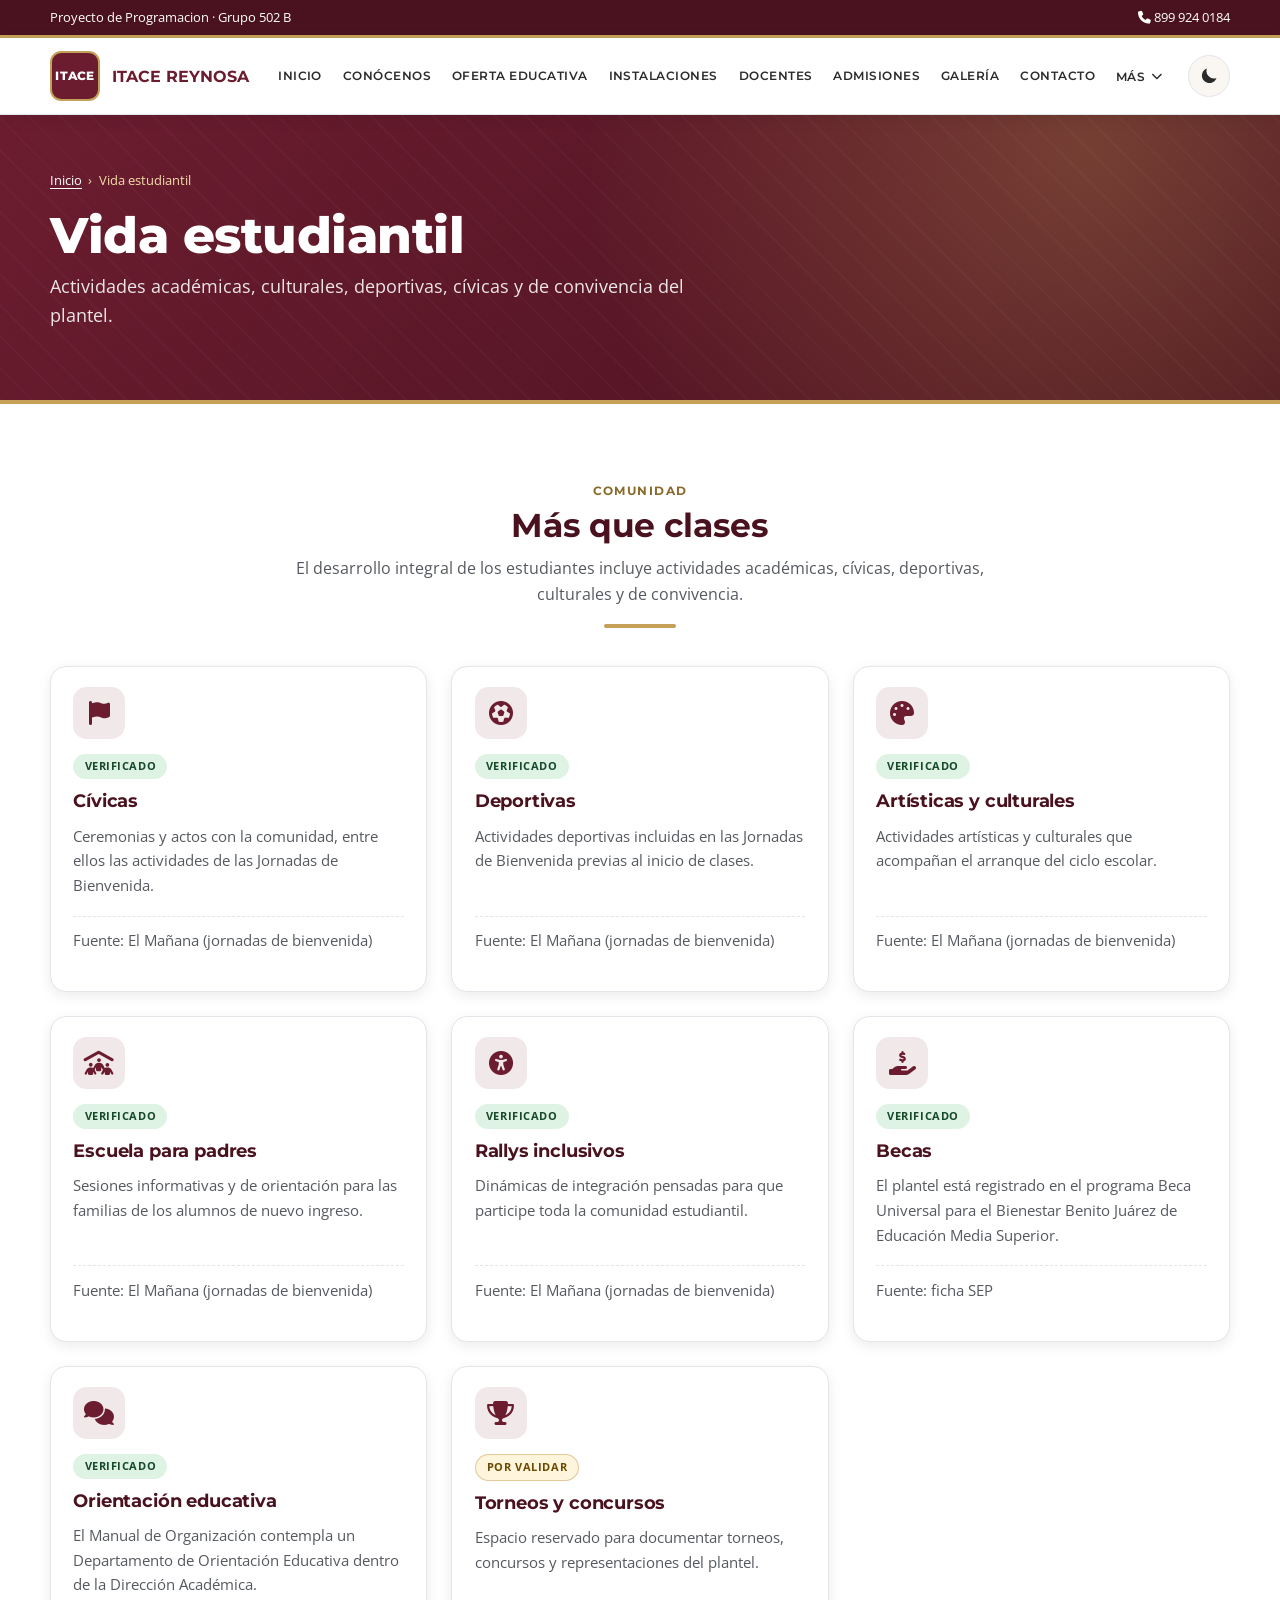
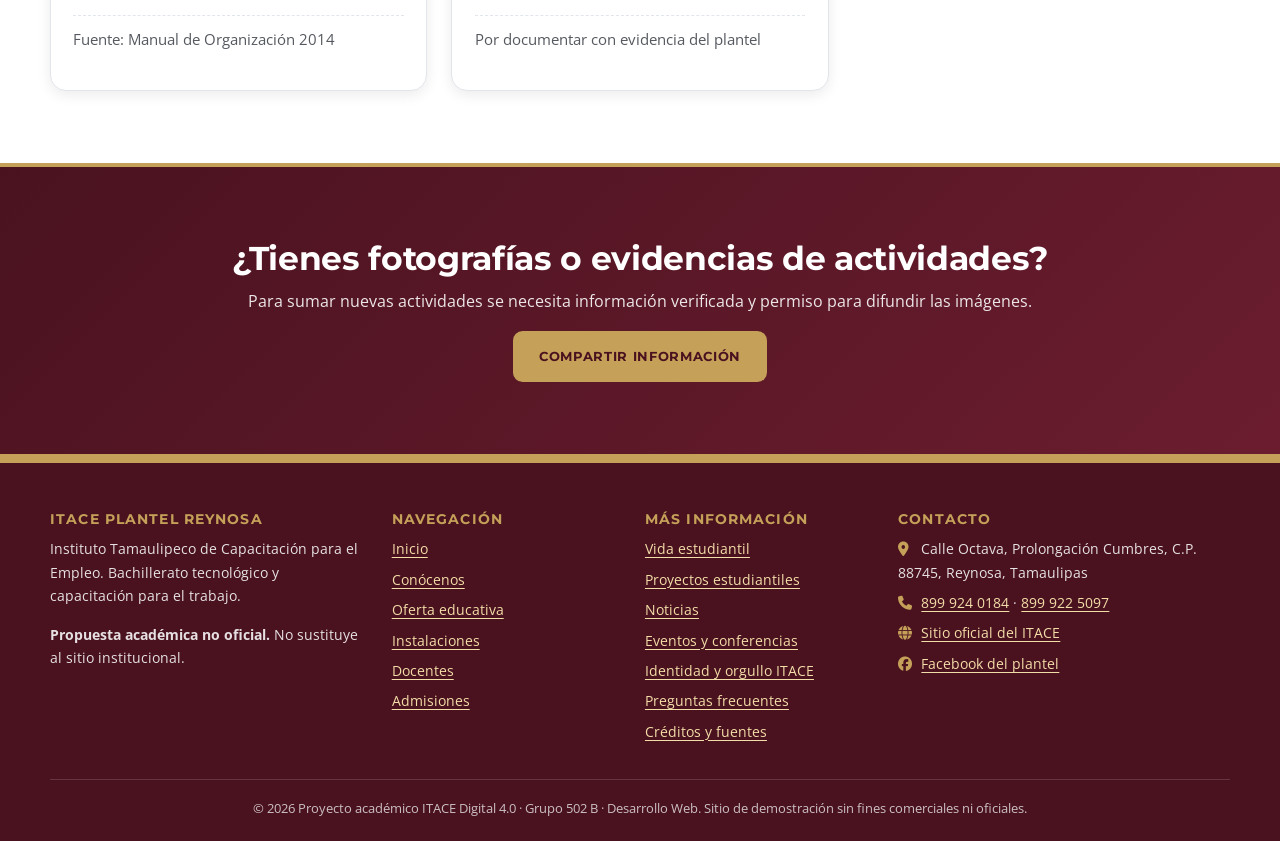
<file: paginas/vida-estudiantil.html>
<!DOCTYPE html>
<html lang="es">
<head>
    <meta charset="UTF-8">
    <meta name="viewport" content="width=device-width, initial-scale=1.0">
    <title>Vida estudiantil | ITACE Reynosa </title>
    <meta name="description" content="Actividades cívicas, deportivas, culturales y de convivencia en el ITACE Plantel Reynosa.">
    <meta name="theme-color" content="#6B1D2F">
    <meta name="robots" content="noindex">
    <link rel="preconnect" href="https://fonts.googleapis.com">
    <link rel="preconnect" href="https://fonts.gstatic.com" crossorigin>
    <link href="https://fonts.googleapis.com/css2?family=Montserrat:wght@500;600;700;800&amp;family=Open+Sans:wght@400;600;700&amp;display=swap" rel="stylesheet">
    <link rel="stylesheet" href="https://cdnjs.cloudflare.com/ajax/libs/font-awesome/6.4.0/css/all.min.css">
    <link rel="stylesheet" href="../css/style.css">
    <script src="../js/script.js" defer></script>
</head>
<body>
    <a class="skip-link" href="#contenido">Saltar al contenido principal</a>

    <div class="aviso-superior">
        <div class="contenedor">
            <p style="margin:0"><span class="oculto-movil">Proyecto de Programacion · Grupo 502 B</span></p>
            <p style="margin:0"><a href="tel:+528999240184"><i class="fa-solid fa-phone" aria-hidden="true"></i> 899 924 0184</a></p>
        </div>
    </div>

    <header class="cabecera">
        <div class="contenedor">
            <a class="marca" href="../index.html" aria-label="ITACE Reynosa, ir al inicio">
                <span class="marca-logo" aria-hidden="true">ITACE</span>
                <span class="marca-texto"><strong>ITACE REYNOSA</strong></span>
            </a>
            <nav id="navegacion" class="navegacion" aria-label="Navegación principal">
                <ul class="menu">
                    <li><a href="../index.html">Inicio</a></li><li><a href="conocenos.html">Conócenos</a></li><li><a href="oferta-educativa.html">Oferta educativa</a></li><li><a href="instalaciones.html">Instalaciones</a></li><li><a href="docentes.html">Docentes</a></li><li><a href="admisiones.html">Admisiones</a></li><li><a href="galeria.html">Galería</a></li><li><a href="contacto.html">Contacto</a></li>
                    <li class="menu-mas"><button type="button" aria-expanded="false" aria-haspopup="true">Más <i class="fa-solid fa-chevron-down" aria-hidden="true"></i></button>
                        <ul class="submenu"><li><a href="vida-estudiantil.html" aria-current="page">Vida estudiantil</a></li><li><a href="proyectos.html">Proyectos estudiantiles</a></li><li><a href="noticias.html">Noticias</a></li><li><a href="eventos.html">Eventos y conferencias</a></li><li><a href="identidad.html">Identidad y orgullo ITACE</a></li><li><a href="preguntas.html">Preguntas frecuentes</a></li><li><a href="creditos.html">Créditos y fuentes</a></li></ul></li>
                </ul>
            </nav>
            <div class="acciones-cabecera">
                <button type="button" id="btn-tema" class="btn-icono" aria-label="Activar modo oscuro" aria-pressed="false"><svg viewBox="0 0 24 24" aria-hidden="true" focusable="false"><path d="M21 14.5A9 9 0 0 1 9.5 3a9 9 0 1 0 11.5 11.5z"/></svg></button>
                <button type="button" id="nav-toggle" class="btn-icono nav-toggle" aria-label="Abrir menú" aria-controls="navegacion" aria-expanded="false"><svg viewBox="0 0 24 24" aria-hidden="true" focusable="false"><path d="M3 5h18v2H3zM3 11h18v2H3zM3 17h18v2H3z"/></svg></button>
            </div>
        </div>
    </header>

    <main id="contenido">
        <section class="hero hero-pagina" aria-labelledby="titulo-pagina">
            <div class="contenedor anim-entrada">
                <nav class="migas" aria-label="Ruta de navegación"><ol><li><a href="../index.html">Inicio</a></li><li aria-current="page">Vida estudiantil</li></ol></nav>
                <h1 id="titulo-pagina">Vida estudiantil</h1>
                <p class="lead">Actividades académicas, culturales, deportivas, cívicas y de convivencia del plantel.</p>
            </div>
        </section>
<section class="seccion seccion-blanca" aria-labelledby="vida"><div class="contenedor"><div class="encabezado revelar "><span class="sobretitulo">Comunidad</span><h2>Más que clases</h2><p>El desarrollo integral de los estudiantes incluye actividades académicas, cívicas, deportivas, culturales y de convivencia.</p></div><div class="grid grid-3"><article class="tarjeta revelar"><div class="tarjeta-cuerpo"><span class="icono"><i class="fa-solid fa-flag" aria-hidden="true"></i></span><span class="insignia ok">Verificado</span><h3>Cívicas</h3><p>Ceremonias y actos con la comunidad, entre ellos las actividades de las Jornadas de Bienvenida.</p><p class="pie-tarjeta">Fuente: El Mañana (jornadas de bienvenida)</p></div></article><article class="tarjeta revelar"><div class="tarjeta-cuerpo"><span class="icono"><i class="fa-solid fa-futbol" aria-hidden="true"></i></span><span class="insignia ok">Verificado</span><h3>Deportivas</h3><p>Actividades deportivas incluidas en las Jornadas de Bienvenida previas al inicio de clases.</p><p class="pie-tarjeta">Fuente: El Mañana (jornadas de bienvenida)</p></div></article><article class="tarjeta revelar"><div class="tarjeta-cuerpo"><span class="icono"><i class="fa-solid fa-palette" aria-hidden="true"></i></span><span class="insignia ok">Verificado</span><h3>Artísticas y culturales</h3><p>Actividades artísticas y culturales que acompañan el arranque del ciclo escolar.</p><p class="pie-tarjeta">Fuente: El Mañana (jornadas de bienvenida)</p></div></article><article class="tarjeta revelar"><div class="tarjeta-cuerpo"><span class="icono"><i class="fa-solid fa-people-roof" aria-hidden="true"></i></span><span class="insignia ok">Verificado</span><h3>Escuela para padres</h3><p>Sesiones informativas y de orientación para las familias de los alumnos de nuevo ingreso.</p><p class="pie-tarjeta">Fuente: El Mañana (jornadas de bienvenida)</p></div></article><article class="tarjeta revelar"><div class="tarjeta-cuerpo"><span class="icono"><i class="fa-solid fa-universal-access" aria-hidden="true"></i></span><span class="insignia ok">Verificado</span><h3>Rallys inclusivos</h3><p>Dinámicas de integración pensadas para que participe toda la comunidad estudiantil.</p><p class="pie-tarjeta">Fuente: El Mañana (jornadas de bienvenida)</p></div></article><article class="tarjeta revelar"><div class="tarjeta-cuerpo"><span class="icono"><i class="fa-solid fa-hand-holding-dollar" aria-hidden="true"></i></span><span class="insignia ok">Verificado</span><h3>Becas</h3><p>El plantel está registrado en el programa Beca Universal para el Bienestar Benito Juárez de Educación Media Superior.</p><p class="pie-tarjeta">Fuente: ficha SEP</p></div></article><article class="tarjeta revelar"><div class="tarjeta-cuerpo"><span class="icono"><i class="fa-solid fa-comments" aria-hidden="true"></i></span><span class="insignia ok">Verificado</span><h3>Orientación educativa</h3><p>El Manual de Organización contempla un Departamento de Orientación Educativa dentro de la Dirección Académica.</p><p class="pie-tarjeta">Fuente: Manual de Organización 2014</p></div></article><article class="tarjeta revelar"><div class="tarjeta-cuerpo"><span class="icono"><i class="fa-solid fa-trophy" aria-hidden="true"></i></span><span class="insignia pendiente">Por validar</span><h3>Torneos y concursos</h3><p>Espacio reservado para documentar torneos, concursos y representaciones del plantel.</p><p class="pie-tarjeta">Por documentar con evidencia del plantel</p></div></article></div></div></section><section class="seccion seccion-vino" aria-labelledby="vida-cta"><div class="contenedor"><div class="texto-centro revelar"><h2>¿Tienes fotografías o evidencias de actividades?</h2><p>Para sumar nuevas actividades se necesita información verificada y permiso para difundir las imágenes.</p><a class="btn btn-dorado" href="contacto.html">Compartir información</a></div></div></section>
    </main>

    <footer class="pie">
        <div class="contenedor">
            <div class="pie-grid">
                <section aria-labelledby="pie-1">
                    <h2 id="pie-1">ITACE Plantel Reynosa</h2>
                    <p>Instituto Tamaulipeco de Capacitación para el Empleo. Bachillerato tecnológico y capacitación para el trabajo.</p>
                    <p><strong>Propuesta académica no oficial.</strong> No sustituye al sitio institucional.</p>
                </section>
                <nav aria-labelledby="pie-2">
                    <h2 id="pie-2">Navegación</h2>
                    <ul><li><a href="../index.html">Inicio</a></li><li><a href="conocenos.html">Conócenos</a></li><li><a href="oferta-educativa.html">Oferta educativa</a></li><li><a href="instalaciones.html">Instalaciones</a></li><li><a href="docentes.html">Docentes</a></li><li><a href="admisiones.html">Admisiones</a></li></ul>
                </nav>
                <nav aria-labelledby="pie-3">
                    <h2 id="pie-3">Más información</h2>
                    <ul><li><a href="vida-estudiantil.html" aria-current="page">Vida estudiantil</a></li><li><a href="proyectos.html">Proyectos estudiantiles</a></li><li><a href="noticias.html">Noticias</a></li><li><a href="eventos.html">Eventos y conferencias</a></li><li><a href="identidad.html">Identidad y orgullo ITACE</a></li><li><a href="preguntas.html">Preguntas frecuentes</a></li><li><a href="creditos.html">Créditos y fuentes</a></li></ul>
                </nav>
                <section aria-labelledby="pie-4">
                    <h2 id="pie-4">Contacto</h2>
                    <ul>
                        <li><i class="fa-solid fa-location-dot" aria-hidden="true"></i> Calle Octava, Prolongación Cumbres, C.P. 88745, Reynosa, Tamaulipas</li>
                        <li><i class="fa-solid fa-phone" aria-hidden="true"></i> <a href="tel:+528999240184">899 924 0184</a> · <a href="tel:+528999225097">899 922 5097</a></li>
                        <li><i class="fa-solid fa-globe" aria-hidden="true"></i> <a href="https://itace.edu.mx/" target="_blank" rel="noopener noreferrer">Sitio oficial del ITACE</a></li>
                        <li><i class="fa-brands fa-facebook" aria-hidden="true"></i> <a href="https://www.facebook.com/itaceplantelreynosa/" target="_blank" rel="noopener noreferrer">Facebook del plantel</a></li>
                    </ul>
                </section>
            </div>
            <p class="pie-legal">© 2026 Proyecto académico ITACE Digital 4.0 · Grupo 502 B · Desarrollo Web. Sitio de demostración sin fines comerciales ni oficiales.</p>
        </div>
    </footer>
    <button type="button" id="volver-arriba" class="volver-arriba" aria-label="Volver al inicio de la página"><i class="fa-solid fa-arrow-up" aria-hidden="true"></i></button>
</body>
</html>
</file>
<file: css/style.css>
/* =========================================================
   ITACE DIGITAL 4.0 · Hoja de estilos principal
   Propuesta académica no oficial · Grupo 502 B
   Índice:
    1. Variables y modo oscuro     9. Tarjetas, insignias, avisos
    2. Base y tipografía          10. Línea de tiempo, listas, tablas, FAQ
    3. Utilidades                 11. Filtros (chips)
    4. Barra superior y cabecera  12. Directorio docente
    5. Menú y submenú             13. Galería y lightbox
    6. Portada (hero)             14. Reproductores de audio
    7. Secciones y rejillas       15. Formularios, contacto y mapa
    8. Botones                    16. Pie, animaciones, responsivo, accesibilidad
   ========================================================= */

/* 1. Variables (modo claro por defecto) */
:root {
    --vino: #6B1D2F;
    --vino-oscuro: #4A121F;
    --vino-claro: #8C2B42;
    --dorado: #C5A059;
    --dorado-claro: #F3DDA8;
    --dorado-texto: #8A6A2B;
    --fondo: #F4F6F8;
    --superficie: #FFFFFF;
    --superficie-2: #FAF7F2;
    --texto: #2B2B2B;
    --texto-suave: #55595F;
    --borde: #E2E5EA;
    --enlace: #6B1D2F;
    --titulo: #4A121F;
    --ok-fondo: #DFF3E4;
    --ok-texto: #17492A;
    --aviso-fondo: #FFF4DC;
    --aviso-texto: #6a4a00;
    --error: #B3261E;
    --sombra: 0 4px 14px rgba(0, 0, 0, .08);
    --sombra-fuerte: 0 14px 30px rgba(107, 29, 47, .2);
    --radio: 1rem;
    --radio-sm: .6rem;
    --ancho: 1180px;
    --alto-cabecera: 76px;
    --transicion: all .3s cubic-bezier(.4, 0, .2, 1);
    --f-titulo: 'Montserrat', 'Segoe UI', system-ui, sans-serif;
    --f-texto: 'Open Sans', 'Segoe UI', system-ui, sans-serif;
}

:root[data-tema="oscuro"] {
    --fondo: #14161A; --superficie: #1E2127; --superficie-2: #252930;
    --texto: #ECECEC; --texto-suave: #B6BBC3; --borde: #353a43;
    --enlace: #E7C27D; --titulo: #F3E3C3; --dorado-texto: #E7C27D;
    --ok-fondo: #173a24; --ok-texto: #BFEBCB;
    --aviso-fondo: #3a2e12; --aviso-texto: #F3DDA8; --error: #FF9C94;
    --sombra: 0 4px 14px rgba(0, 0, 0, .5);
}

@media (prefers-color-scheme: dark) {
    :root:not([data-tema="claro"]) {
        --fondo: #14161A; --superficie: #1E2127; --superficie-2: #252930;
        --texto: #ECECEC; --texto-suave: #B6BBC3; --borde: #353a43;
        --enlace: #E7C27D; --titulo: #F3E3C3; --dorado-texto: #E7C27D;
        --ok-fondo: #173a24; --ok-texto: #BFEBCB;
        --aviso-fondo: #3a2e12; --aviso-texto: #F3DDA8; --error: #FF9C94;
        --sombra: 0 4px 14px rgba(0, 0, 0, .5);
    }
}

/* 2. Base y tipografía */
*, *::before, *::after { box-sizing: border-box; }
[hidden] { display: none !important; }

html { scroll-behavior: smooth; scroll-padding-top: calc(var(--alto-cabecera) + 1rem); -webkit-text-size-adjust: 100%; }

body {
    margin: 0; min-height: 100vh; display: flex; flex-direction: column;
    background: var(--fondo); color: var(--texto);
    font-family: var(--f-texto); font-size: 1rem; line-height: 1.65;
    overflow-x: hidden;
}
main { flex: 1 0 auto; }

h1, h2, h3, h4 {
    font-family: var(--f-titulo); color: var(--titulo);
    line-height: 1.2; letter-spacing: -.01em; margin: 0 0 .6rem;
}
h1 { font-size: clamp(2rem, 5vw, 3.1rem); font-weight: 800; }
h2 { font-size: clamp(1.5rem, 3vw, 2.05rem); font-weight: 700; }
h3 { font-size: 1.12rem; font-weight: 700; }

p { margin: 0 0 1rem; }
a { color: var(--enlace); text-underline-offset: 3px; }
a:hover { color: var(--vino-claro); }
img, svg, iframe { max-width: 100%; }
img { height: auto; display: block; }
code { background: var(--superficie-2); border: 1px solid var(--borde); padding: .08rem .4rem; border-radius: 4px; font-size: .88em; }
small { font-size: .82rem; color: var(--texto-suave); }
ul, ol { padding-left: 1.3rem; }

/* 3. Utilidades */
.contenedor { width: min(100% - 2rem, var(--ancho)); margin-inline: auto; }
.texto-centro { text-align: center; }
.texto-izq { text-align: left; }
.solo-lectores {
    position: absolute !important; width: 1px; height: 1px; padding: 0; margin: -1px;
    overflow: hidden; clip: rect(0, 0, 0, 0); white-space: nowrap; border: 0;
}
.oculto { display: none !important; }
.skip-link {
    position: absolute; left: .5rem; top: -4rem; z-index: 300;
    background: var(--dorado); color: var(--vino-oscuro); font-weight: 700;
    padding: .6rem 1rem; border-radius: var(--radio-sm); transition: top .2s;
}
.skip-link:focus { top: .5rem; color: var(--vino-oscuro); }

/* 4. Barra superior y cabecera */
.aviso-superior { background: var(--vino-oscuro); color: #fff; font-size: .8rem; border-bottom: 3px solid var(--dorado); }
.aviso-superior .contenedor { display: flex; flex-wrap: wrap; gap: .3rem 1.5rem; justify-content: space-between; align-items: center; padding: .45rem 0; }
.aviso-superior a { color: #fff; text-decoration: none; }
.aviso-superior a:hover { color: var(--dorado); }
.etiqueta-academica {
    display: inline-block; background: var(--dorado); color: var(--vino-oscuro);
    font-weight: 800; font-size: .68rem; letter-spacing: .06em;
    padding: .15rem .55rem; border-radius: 4px; margin-right: .6rem;
}

.cabecera {
    position: sticky; top: 0; z-index: 100;
    background: var(--superficie); border-bottom: 1px solid var(--borde); box-shadow: var(--sombra);
}
.cabecera .contenedor { display: flex; align-items: center; justify-content: space-between; min-height: var(--alto-cabecera); gap: 1rem; }

.marca { display: flex; align-items: center; gap: .75rem; text-decoration: none; }
.marca-logo {
    width: 50px; height: 50px; border-radius: .7rem; display: grid; place-items: center;
    background: var(--vino); color: #fff; border: 2px solid var(--dorado);
    font-family: var(--f-titulo); font-weight: 800; font-size: .78rem; letter-spacing: .02em;
    transition: var(--transicion);
}
.marca:hover .marca-logo { background: var(--vino-claro); transform: rotate(-6deg) scale(1.07); }
.marca-texto { display: flex; flex-direction: column; line-height: 1.15; }
.marca-texto strong { font-family: var(--f-titulo); color: var(--vino); font-size: 1.02rem; }
.marca-texto span { font-size: .68rem; text-transform: uppercase; letter-spacing: .08em; color: var(--texto-suave); font-weight: 600; }
:root[data-tema="oscuro"] .marca-texto strong { color: var(--titulo); }
@media (prefers-color-scheme: dark) { :root:not([data-tema="claro"]) .marca-texto strong { color: var(--titulo); } }

.acciones-cabecera { display: flex; align-items: center; gap: .5rem; }
.btn-icono {
    width: 42px; height: 42px; flex: none; border-radius: 50%;
    border: 1px solid var(--borde); background: var(--superficie-2); color: var(--texto);
    cursor: pointer; display: inline-grid; place-items: center; transition: var(--transicion);
}
.btn-icono svg { width: 20px; height: 20px; fill: currentColor; }
.btn-icono:hover { background: var(--dorado); color: var(--vino-oscuro); transform: translateY(-2px); }
.nav-toggle { display: none; }

/* 5. Menú y submenú */
.navegacion { margin-left: auto; }
.menu { list-style: none; margin: 0; padding: 0; display: flex; align-items: center; gap: .1rem; }
.menu > li { position: relative; }
.menu a, .menu-mas > button {
    font-family: var(--f-titulo); font-size: .76rem; font-weight: 600;
    text-transform: uppercase; letter-spacing: .04em; color: var(--texto); text-decoration: none;
    padding: .55rem .6rem; border-radius: var(--radio-sm); background: none; border: 0;
    cursor: pointer; display: inline-flex; align-items: center; gap: .35rem;
    transition: var(--transicion);
}
.menu a:hover, .menu-mas > button:hover, .menu a[aria-current="page"] { color: var(--vino); background: rgba(197, 160, 89, .24); }
:root[data-tema="oscuro"] .menu a:hover, :root[data-tema="oscuro"] .menu-mas > button:hover,
:root[data-tema="oscuro"] .menu a[aria-current="page"] { color: var(--titulo); }
.menu-mas > button i { font-size: .7rem; transition: transform .25s; }
.menu-mas > button[aria-expanded="true"] i { transform: rotate(180deg); }
.submenu {
    list-style: none; margin: 0; padding: .4rem; position: absolute; top: 100%; right: 0; min-width: 250px;
    background: var(--superficie); border: 1px solid var(--borde); border-top: 3px solid var(--dorado);
    border-radius: 0 0 var(--radio-sm) var(--radio-sm); box-shadow: var(--sombra-fuerte);
    opacity: 0; visibility: hidden; transform: translateY(8px); transition: var(--transicion);
}
.menu-mas > button[aria-expanded="true"] + .submenu { opacity: 1; visibility: visible; transform: none; }
.submenu a { display: flex; width: 100%; text-transform: none; font-size: .88rem; letter-spacing: 0; padding: .6rem .8rem; }

/* 6. Portada (hero) */
.hero {
    position: relative; overflow: hidden; color: #fff;
    background: radial-gradient(circle at 85% 12%, rgba(197, 160, 89, .3), transparent 45%),
                linear-gradient(135deg, var(--vino) 0%, var(--vino-oscuro) 100%);
    padding: clamp(2.8rem, 7vw, 5.5rem) 0;
}
.hero::before {
    content: ""; position: absolute; inset: 0; pointer-events: none;
    background-image: repeating-linear-gradient(45deg, rgba(255, 255, 255, .04) 0 2px, transparent 2px 22px);
}
.hero > .contenedor { position: relative; }
.hero h1 { color: #fff; }
.hero .resalte { display: block; color: var(--dorado); }
.hero .lead { font-size: 1.1rem; color: #EDE6E8; max-width: 40rem; }
.hero-grid { display: grid; grid-template-columns: 1.1fr .9fr; gap: 3rem; align-items: center; }
.hero-etiqueta {
    display: inline-flex; gap: .5rem; align-items: center; padding: .3rem .9rem; margin-bottom: 1rem;
    border: 1px solid rgba(197, 160, 89, .6); background: rgba(197, 160, 89, .16);
    border-radius: 99px; color: var(--dorado-claro); font-size: .76rem; font-weight: 700;
    text-transform: uppercase; letter-spacing: .08em;
}
.hero-acciones { display: flex; flex-wrap: wrap; gap: 1rem; margin-top: 1.4rem; }
.hero-lateral { display: grid; gap: 1.4rem; }
.hero-foto { margin: 0; border-radius: var(--radio); overflow: hidden; border: 3px solid var(--dorado); box-shadow: 0 20px 40px rgba(0, 0, 0, .35); transition: var(--transicion); animation: flotar 6s ease-in-out infinite; }
.hero-foto:hover { transform: scale(1.02); }
.hero-foto img { width: 100%; aspect-ratio: 16 / 10; object-fit: cover; }
.hero-panel { background: rgba(255, 255, 255, .1); border: 1px solid rgba(255, 255, 255, .22); backdrop-filter: blur(6px); border-radius: var(--radio); padding: 1.2rem 1.3rem; }
.hero-panel h2 { color: #fff; font-size: 1.05rem; border-bottom: 1px solid rgba(197, 160, 89, .5); padding-bottom: .6rem; }
.stats { display: grid; grid-template-columns: repeat(2, 1fr); gap: .8rem; }
.stat { background: rgba(0, 0, 0, .22); border-radius: .8rem; padding: .8rem; text-align: center; }
.stat strong { display: block; font-family: var(--f-titulo); font-size: 1.9rem; color: var(--dorado); line-height: 1.1; }
.stat span { font-size: .78rem; color: #E8E1E3; }
.fuente-nota { font-size: .75rem; color: #D9CFD2; margin: .8rem 0 0; }

.hero-pagina { padding: clamp(2rem, 5vw, 3.4rem) 0; border-bottom: 4px solid var(--dorado); }
.hero-pagina::before { opacity: .6; }
.hero-pagina h1 { margin-bottom: .4rem; }
.migas ol { list-style: none; display: flex; flex-wrap: wrap; gap: .4rem; padding: 0; margin: 0 0 .9rem; font-size: .82rem; color: var(--dorado-claro); }
.migas li + li::before { content: "›"; margin-right: .4rem; }
.migas a { color: #fff; }

/* 7. Secciones y rejillas */
.seccion { padding: clamp(2.5rem, 6vw, 4.5rem) 0; }
.seccion-blanca { background: var(--superficie); }
.seccion-borde { border-block: 1px solid var(--borde); }
.seccion-vino { background: linear-gradient(135deg, var(--vino-oscuro), var(--vino)); color: #fff; border-block: 4px solid var(--dorado); }
.seccion-vino h2, .seccion-vino h3 { color: #fff; }
.seccion-vino p { color: #EDE6E8; }
.seccion-vino .sobretitulo { color: var(--dorado); }

.encabezado { max-width: 720px; margin: 0 auto 2.4rem; text-align: center; }
.encabezado.texto-izq { margin-left: 0; text-align: left; }
.sobretitulo { display: inline-block; font-family: var(--f-titulo); font-size: .75rem; font-weight: 700; text-transform: uppercase; letter-spacing: .12em; color: var(--dorado-texto); margin-bottom: .3rem; }
.encabezado p { color: var(--texto-suave); }
.encabezado::after { content: ""; display: block; width: 72px; height: 4px; margin: 1rem auto 0; background: var(--dorado); border-radius: 99px; }
.encabezado.texto-izq::after { margin-left: 0; }

.grid { display: grid; gap: 1.5rem; }
.grid-2 { grid-template-columns: repeat(auto-fit, minmax(min(100%, 340px), 1fr)); }
.grid-3 { grid-template-columns: repeat(auto-fit, minmax(min(100%, 280px), 1fr)); }
.grid-4 { grid-template-columns: repeat(auto-fit, minmax(min(100%, 220px), 1fr)); }
.grid-auto { grid-template-columns: repeat(auto-fill, minmax(min(100%, 240px), 1fr)); }
.dos-col { display: grid; grid-template-columns: repeat(auto-fit, minmax(min(100%, 380px), 1fr)); gap: 2.5rem; align-items: start; }

/* 8. Botones */
.btn {
    display: inline-flex; align-items: center; justify-content: center; gap: .5rem;
    padding: .8rem 1.5rem; border-radius: var(--radio-sm); border: 2px solid transparent;
    font-family: var(--f-titulo); font-weight: 700; font-size: .82rem;
    text-transform: uppercase; letter-spacing: .05em; text-decoration: none; text-align: center;
    cursor: pointer; transition: var(--transicion);
}
.btn:active { transform: translateY(1px) scale(.98); }
.btn-dorado { background: var(--dorado); color: var(--vino-oscuro); }
.btn-dorado:hover { background: #D8B56C; color: var(--vino-oscuro); transform: translateY(-3px); box-shadow: 0 8px 18px rgba(0, 0, 0, .28); }
.btn-primario { background: var(--vino); color: #fff; }
.btn-primario:hover { background: var(--vino-claro); color: #fff; transform: translateY(-3px); box-shadow: 0 8px 18px rgba(107, 29, 47, .35); }
.btn-borde { background: transparent; color: #fff; border-color: rgba(255, 255, 255, .65); }
.btn-borde:hover { background: rgba(255, 255, 255, .16); color: #fff; transform: translateY(-3px); }
.btn-contorno { background: transparent; color: var(--enlace); border-color: var(--vino-claro); }
:root[data-tema="oscuro"] .btn-contorno { border-color: var(--dorado); }
.btn-contorno:hover { background: var(--vino); color: #fff; border-color: var(--vino); }
.pulso { animation: pulsoDorado 2.2s infinite; }

/* 9. Tarjetas, insignias, avisos */
.tarjeta {
    background: var(--superficie); border: 1px solid var(--borde); border-radius: var(--radio);
    box-shadow: var(--sombra); overflow: hidden; display: flex; flex-direction: column;
    text-decoration: none; color: inherit; transition: var(--transicion);
}
.tarjeta:hover { transform: translateY(-6px); box-shadow: var(--sombra-fuerte); border-color: var(--dorado); color: inherit; }
.tarjeta-acento { border-top: 5px solid var(--vino); }
.tarjeta-acento.dorado { border-top-color: var(--dorado); }
.tarjeta-medio { overflow: hidden; }
.tarjeta-img { width: 100%; aspect-ratio: 16 / 10; object-fit: cover; transition: transform .6s ease; }
.tarjeta:hover .tarjeta-img { transform: scale(1.07); }
.tarjeta-cuerpo { padding: 1.25rem 1.4rem 1.4rem; display: flex; flex-direction: column; gap: .15rem; flex: 1; }
.tarjeta-cuerpo > p { color: var(--texto-suave); font-size: .93rem; }
.pie-tarjeta { margin-top: auto; padding-top: .7rem; font-size: .8rem; color: var(--texto-suave); border-top: 1px dashed var(--borde); }
.tarjeta-acceso .pie-tarjeta { color: var(--enlace); font-weight: 700; border-top: 0; padding-top: .4rem; }
.tarjeta-acceso:hover .pie-tarjeta i { transform: translateX(5px); }
.pie-tarjeta i { transition: transform .25s; }
.meta { display: flex; flex-wrap: wrap; gap: .3rem 1rem; font-size: .82rem; color: var(--texto-suave); margin: 0 0 .6rem; }

.icono {
    width: 52px; height: 52px; flex: none; border-radius: .85rem; margin-bottom: .8rem;
    display: grid; place-items: center; font-size: 1.5rem;
    background: rgba(107, 29, 47, .1); color: var(--vino); transition: var(--transicion);
}
.icono.dorado { background: rgba(197, 160, 89, .25); color: var(--dorado-texto); }
.tarjeta:hover .icono { transform: rotate(-8deg) scale(1.08); }
:root[data-tema="oscuro"] .icono { background: rgba(231, 194, 125, .15); color: #E7C27D; }

.insignia {
    display: inline-block; width: fit-content; font-size: .7rem; font-weight: 700;
    text-transform: uppercase; letter-spacing: .05em; padding: .2rem .7rem; margin-bottom: .55rem;
    border-radius: 99px; color: var(--vino); background: rgba(107, 29, 47, .1);
}
.insignia.ok { background: var(--ok-fondo); color: var(--ok-texto); }
.insignia.pendiente { background: var(--aviso-fondo); color: var(--aviso-texto); border: 1px solid rgba(197, 160, 89, .5); }
:root[data-tema="oscuro"] .insignia:not(.ok):not(.pendiente) { color: var(--titulo); background: rgba(231, 194, 125, .18); }

.aviso {
    display: flex; gap: .9rem; align-items: flex-start; margin-bottom: 2rem;
    background: var(--aviso-fondo); color: var(--aviso-texto);
    border-left: 5px solid var(--dorado); border-radius: 0 var(--radio-sm) var(--radio-sm) 0;
    padding: 1rem 1.2rem; font-size: .92rem;
}
.aviso i { margin-top: .2rem; font-size: 1.1rem; color: var(--dorado-texto); }
.aviso a { color: inherit; font-weight: 700; }

/* 10. Línea de tiempo, listas, tablas, FAQ */
.linea-tiempo { list-style: none; padding: 0; margin: 0; position: relative; }
.linea-tiempo::before { content: ""; position: absolute; left: 1.05rem; top: .3rem; bottom: .3rem; width: 3px; background: linear-gradient(var(--dorado), var(--vino)); border-radius: 3px; }
.linea-tiempo li { position: relative; padding: 0 0 1.7rem 3.3rem; }
.linea-tiempo li::before {
    content: ""; position: absolute; left: .4rem; top: .3rem; width: 1.4rem; height: 1.4rem;
    background: var(--superficie); border: 4px solid var(--vino); border-radius: 50%; transition: var(--transicion);
}
.linea-tiempo li:hover::before { background: var(--dorado); transform: scale(1.25); }
.linea-tiempo time { display: block; font-family: var(--f-titulo); font-weight: 800; color: var(--dorado-texto); }
.linea-tiempo p { color: var(--texto-suave); font-size: .93rem; }

.lista-check { list-style: none; padding: 0; }
.lista-check li { position: relative; padding-left: 1.7rem; margin-bottom: .5rem; }
.lista-check li::before { content: "✓"; position: absolute; left: 0; color: var(--dorado-texto); font-weight: 800; }

.tabla-wrap { overflow-x: auto; border: 1px solid var(--borde); border-radius: var(--radio-sm); box-shadow: var(--sombra); }
table { width: 100%; border-collapse: collapse; background: var(--superficie); font-size: .93rem; }
caption { text-align: left; padding: .8rem 1rem; font-weight: 700; color: var(--texto-suave); caption-side: top; }
th, td { padding: .75rem 1rem; text-align: left; vertical-align: top; border-bottom: 1px solid var(--borde); }
thead th { background: var(--vino); color: #fff; font-family: var(--f-titulo); font-size: .78rem; text-transform: uppercase; letter-spacing: .05em; }
tbody th { font-weight: 700; color: var(--titulo); white-space: nowrap; }
tbody tr { transition: background .2s; }
tbody tr:hover { background: rgba(197, 160, 89, .14); }

.faq { background: var(--superficie); border: 1px solid var(--borde); border-radius: var(--radio-sm); margin-bottom: .8rem; box-shadow: var(--sombra); transition: var(--transicion); }
.faq[open] { border-color: var(--dorado); }
.faq summary { cursor: pointer; padding: 1rem 1.2rem; font-weight: 700; list-style: none; display: flex; justify-content: space-between; align-items: center; gap: 1rem; }
.faq summary::-webkit-details-marker { display: none; }
.faq summary::after { content: "+"; font-size: 1.5rem; line-height: 1; color: var(--vino); transition: transform .25s; }
:root[data-tema="oscuro"] .faq summary::after { color: var(--dorado); }
.faq[open] summary::after { transform: rotate(45deg); }
.respuesta { padding: 0 1.2rem 1.1rem; color: var(--texto-suave); animation: aparecer .4s ease-out; }

/* 11. Filtros (chips) */
.filtros { display: flex; flex-wrap: wrap; justify-content: center; gap: .5rem; margin-bottom: 2rem; }
.chip {
    padding: .5rem 1.1rem; border-radius: 99px; border: 1px solid var(--borde);
    background: var(--superficie); color: var(--texto); font: 700 .82rem var(--f-texto);
    cursor: pointer; transition: var(--transicion);
}
.chip:hover { border-color: var(--dorado); transform: translateY(-2px); }
.chip[aria-pressed="true"] { background: var(--vino); color: #fff; border-color: var(--dorado); }

/* 12. Directorio docente */
.panel-busqueda {
    display: grid; grid-template-columns: 2fr 1.4fr auto; gap: 1rem; align-items: end;
    background: var(--superficie-2); border: 1px solid var(--borde); border-radius: var(--radio);
    padding: 1.25rem; box-shadow: var(--sombra); margin-bottom: 1.2rem;
}
.campo label { display: block; font-size: .76rem; font-weight: 700; text-transform: uppercase; letter-spacing: .05em; margin-bottom: .35rem; }
.campo input, .campo select, .campo textarea {
    width: 100%; padding: .7rem .9rem; font: inherit; color: var(--texto); background: var(--superficie);
    border: 2px solid var(--borde); border-radius: var(--radio-sm); transition: var(--transicion);
}
.campo textarea { resize: vertical; min-height: 110px; }
.campo input:hover, .campo select:hover, .campo textarea:hover { border-color: var(--dorado); }
.campo input:focus, .campo select:focus, .campo textarea:focus { border-color: var(--vino); box-shadow: 0 0 0 4px rgba(197, 160, 89, .35); outline: none; }
.campo [aria-invalid="true"] { border-color: var(--error); }
.error { display: block; min-height: 1.15em; margin-top: .25rem; font-size: .8rem; font-weight: 600; color: var(--error); }

.contador-resultados { font-size: .9rem; color: var(--texto-suave); margin-bottom: 1rem; }
.tarjeta-docente { padding: 1.3rem; gap: 1rem; animation: aparecer .5s ease-out both; }
.docente-cab { display: flex; align-items: center; gap: 1rem; }
.avatar { width: 64px; height: 64px; flex: none; border-radius: 50%; object-fit: cover; border: 3px solid var(--dorado); background: var(--vino); }
.docente-datos { font-size: .88rem; color: var(--texto-suave); }
.docente-datos p { margin: 0 0 .35rem; }
.docente-datos strong { color: var(--texto); }
.etiqueta-academia { display: inline-block; margin-top: .3rem; font-size: .72rem; font-weight: 700; color: var(--vino); background: rgba(107, 29, 47, .1); padding: .15rem .65rem; border-radius: 99px; }
:root[data-tema="oscuro"] .etiqueta-academia { color: var(--titulo); background: rgba(231, 194, 125, .18); }
.sin-resultados { text-align: center; padding: 3rem 1rem; border: 2px dashed var(--borde); border-radius: var(--radio); background: var(--superficie-2); margin-top: 1rem; }
.sin-resultados > i { font-size: 2.6rem; color: var(--texto-suave); margin-bottom: .6rem; }

/* 13. Galería y lightbox */
.galeria { display: grid; grid-template-columns: repeat(auto-fill, minmax(min(100%, 260px), 1fr)); gap: 1.2rem; }
.galeria-item { margin: 0; position: relative; overflow: hidden; border-radius: var(--radio); background: var(--superficie); border: 1px solid var(--borde); box-shadow: var(--sombra); transition: var(--transicion); }
.galeria-item:hover { border-color: var(--dorado); box-shadow: var(--sombra-fuerte); }
.galeria-boton { all: unset; display: block; width: 100%; cursor: zoom-in; }
.galeria-boton:focus-visible { outline: 3px solid var(--dorado); outline-offset: -3px; }
.galeria-boton img { width: 100%; aspect-ratio: 4 / 3; object-fit: cover; transition: transform .6s ease, filter .4s; }
.galeria-item:hover img { transform: scale(1.08); filter: brightness(.82); }
.galeria-item figcaption {
    position: absolute; inset: auto 0 0 0; padding: 2.4rem 1rem .85rem; color: #fff; font-size: .85rem;
    background: linear-gradient(transparent, rgba(40, 8, 16, .93)); transform: translateY(40%); transition: var(--transicion);
    pointer-events: none;
}
.galeria-item figcaption strong { display: block; font-family: var(--f-titulo); }
.galeria-item:hover figcaption, .galeria-item:focus-within figcaption { transform: none; }
@media (hover: none) { .galeria-item figcaption { transform: none; } }

.lightbox { border: 0; padding: 0; border-radius: var(--radio); width: min(94vw, 980px); max-width: none; background: #111; color: #fff; overflow: hidden; }
.lightbox::backdrop { background: rgba(20, 5, 10, .88); backdrop-filter: blur(3px); }
.lightbox[open] { animation: zoomEntrada .3s ease-out; }
.lightbox-contenido { position: relative; }
.lightbox-contenido img { width: 100%; max-height: 72vh; object-fit: contain; background: #111; }
.lightbox-leyenda { margin: 0; padding: 1rem 1.3rem 4.2rem; font-size: .95rem; }
.lightbox-cerrar { position: absolute; top: .8rem; right: .8rem; z-index: 2; background: rgba(0, 0, 0, .6); color: #fff; border-color: rgba(255, 255, 255, .4); }
.lightbox-controles { position: absolute; right: 1rem; bottom: .9rem; display: flex; gap: .5rem; }
.lightbox .btn-icono { background: rgba(255, 255, 255, .14); color: #fff; border-color: rgba(255, 255, 255, .35); }
.lightbox .btn-icono:hover { background: var(--dorado); color: var(--vino-oscuro); }

/* 14. Reproductores de audio */
.reproductor { background: var(--superficie); border: 1px solid var(--borde); border-left: 6px solid var(--vino); border-radius: var(--radio); box-shadow: var(--sombra); padding: 1.5rem; }
.reproductor.dorado { border-left-color: var(--dorado); }
.reproductor-cab { display: flex; align-items: center; gap: .9rem; margin-bottom: .7rem; }
.reproductor-cab .icono { margin: 0; }
.reproductor-cab h3 { margin: 0; }
.reproductor-cab span:not(.icono) { font-size: .82rem; color: var(--texto-suave); }
.reproductor audio { width: 100%; margin: .4rem 0; }
.reproductor.listo audio { display: none; }
.reproductor-controles { display: flex; align-items: center; gap: 1rem; flex-wrap: wrap; margin-top: .9rem; }
.btn-play {
    width: 54px; height: 54px; flex: none; border-radius: 50%; border: 0; cursor: pointer;
    background: var(--vino); color: #fff; display: grid; place-items: center; transition: var(--transicion);
}
.btn-play svg { width: 22px; height: 22px; fill: currentColor; }
.btn-play:hover { background: var(--vino-claro); transform: scale(1.08); }
.btn-play.sonando { background: var(--dorado); color: var(--vino-oscuro); animation: pulsoDorado 1.8s infinite; }
.progreso { display: flex; align-items: center; gap: .6rem; flex: 1 1 200px; min-width: 160px; font-size: .78rem; color: var(--texto-suave); font-variant-numeric: tabular-nums; }
.progreso input { flex: 1; }
.volumen { display: flex; align-items: center; gap: .5rem; color: var(--texto-suave); }
.volumen input { width: 92px; }
.reproductor input[type="range"] { accent-color: var(--vino); cursor: pointer; }
:root[data-tema="oscuro"] .reproductor input[type="range"] { accent-color: var(--dorado); }
.estado-audio { margin: .8rem 0 0; font-size: .85rem; color: var(--texto-suave); min-height: 1.3em; }
.estado-audio.error { color: var(--error); font-weight: 600; }
.creditos-audio { margin: .6rem 0 0; font-size: .8rem; color: var(--texto-suave); border-top: 1px dashed var(--borde); padding-top: .6rem; }

/* 15. Formularios, contacto y mapa */
.formulario { background: var(--superficie-2); border: 1px solid var(--borde); border-radius: var(--radio); padding: 1.8rem; box-shadow: var(--sombra); display: grid; gap: 1rem; }
.fila { display: grid; grid-template-columns: 1fr 1fr; gap: 1rem; }
.mensaje-form { background: var(--ok-fondo); color: var(--ok-texto); border-radius: var(--radio-sm); padding: .9rem 1rem; font-weight: 600; }
.datos-contacto { list-style: none; padding: 0; margin: 0; display: grid; gap: 1.1rem; }
.datos-contacto li { display: flex; gap: .9rem; align-items: flex-start; }
.datos-contacto li > i { margin-top: .25rem; width: 1.4rem; text-align: center; color: var(--vino); font-size: 1.15rem; }
:root[data-tema="oscuro"] .datos-contacto li > i { color: var(--dorado); }
.mapa { width: 100%; height: 360px; border: 0; border-radius: var(--radio); box-shadow: var(--sombra); background: var(--superficie-2); }

/* 16. Pie, animaciones, responsivo, accesibilidad */
.pie { background: var(--vino-oscuro); color: #E6E0E2; border-top: 5px solid var(--dorado); font-size: .88rem; }
.pie > .contenedor { padding: 3rem 0 1.4rem; }
.pie-grid { display: grid; grid-template-columns: 1.4fr 1fr 1fr 1.5fr; gap: 2rem; }
.pie h2 { font-size: .88rem; color: var(--dorado); text-transform: uppercase; letter-spacing: .08em; }
.pie a { color: var(--dorado-claro); }
.pie a:hover { color: #fff; }
.pie ul { list-style: none; padding: 0; margin: 0; }
.pie li { margin-bottom: .45rem; }
.pie li i { width: 1.2rem; color: var(--dorado); }
.pie-legal { border-top: 1px solid rgba(255, 255, 255, .15); margin: 1.8rem 0 0; padding-top: 1.1rem; text-align: center; font-size: .8rem; color: #CBBFC3; }

.volver-arriba {
    position: fixed; right: 1rem; bottom: 1rem; z-index: 90; width: 46px; height: 46px; border-radius: 50%;
    border: 2px solid var(--dorado); background: var(--vino); color: #fff; cursor: pointer; font-size: 1rem;
    display: grid; place-items: center; box-shadow: var(--sombra-fuerte);
    opacity: 0; visibility: hidden; transform: translateY(14px); transition: var(--transicion);
}
.volver-arriba.visible { opacity: 1; visibility: visible; transform: none; }
.volver-arriba:hover { background: var(--dorado); color: var(--vino-oscuro); transform: translateY(-3px); }

@keyframes aparecer { from { opacity: 0; transform: translateY(14px); } to { opacity: 1; transform: none; } }
@keyframes flotar { 0%, 100% { translate: 0 0; } 50% { translate: 0 -9px; } }
@keyframes pulsoDorado {
    0% { box-shadow: 0 0 0 0 rgba(197, 160, 89, .6); }
    70% { box-shadow: 0 0 0 14px rgba(197, 160, 89, 0); }
    100% { box-shadow: 0 0 0 0 rgba(197, 160, 89, 0); }
}
@keyframes zoomEntrada { from { opacity: 0; transform: scale(.92); } to { opacity: 1; transform: none; } }

.anim-entrada { animation: aparecer .8s ease-out both; }
.js .revelar { opacity: 0; transform: translateY(26px); transition: opacity .7s ease, transform .7s ease; }
.js .revelar.visible { opacity: 1; transform: none; }

@media (max-width: 1060px) {
    .nav-toggle { display: inline-grid; }
    .navegacion {
        position: absolute; top: 100%; left: 0; right: 0; margin: 0;
        background: var(--superficie); border-bottom: 3px solid var(--dorado); box-shadow: var(--sombra-fuerte);
        max-height: 0; overflow: hidden; visibility: hidden; transition: max-height .4s ease, visibility .4s;
    }
    .navegacion.abierto { max-height: calc(100vh - var(--alto-cabecera)); overflow-y: auto; visibility: visible; }
    .menu { flex-direction: column; align-items: stretch; padding: .8rem 1rem 1.2rem; gap: .1rem; }
    .menu a, .menu-mas > button { width: 100%; padding: .8rem; font-size: .82rem; }
    .menu-mas > button { justify-content: space-between; }
    .submenu { position: static; opacity: 1; visibility: visible; transform: none; box-shadow: none; border: 0; border-left: 3px solid var(--dorado); border-radius: 0; margin-left: .8rem; min-width: 0; display: none; }
    .menu-mas > button[aria-expanded="true"] + .submenu { display: block; }
}

@media (max-width: 900px) {
    .hero-grid { grid-template-columns: 1fr; gap: 2rem; }
    .panel-busqueda { grid-template-columns: 1fr 1fr; }
    .campo-boton { grid-column: 1 / -1; }
    .pie-grid { grid-template-columns: 1fr 1fr; }
}

@media (max-width: 600px) {
    .oculto-movil, .marca-texto span { display: none; }
    .aviso-superior .contenedor { justify-content: center; text-align: center; }
    .panel-busqueda, .fila, .pie-grid { grid-template-columns: 1fr; }
    .tarjeta:hover { transform: none; }
    .hero-acciones .btn { width: 100%; }
    .formulario { padding: 1.2rem; }
    .lightbox-leyenda { padding-bottom: 4.6rem; }
}

a:focus-visible, button:focus-visible, input:focus-visible, select:focus-visible,
textarea:focus-visible, summary:focus-visible, audio:focus-visible, iframe:focus-visible {
    outline: 3px solid var(--dorado); outline-offset: 3px;
}
.hero a:focus-visible, .pie a:focus-visible, .aviso-superior a:focus-visible, .seccion-vino a:focus-visible { outline-color: #fff; }

@media (prefers-reduced-motion: reduce) {
    html { scroll-behavior: auto; }
    *, *::before, *::after { animation-duration: .01ms !important; animation-iteration-count: 1 !important; transition-duration: .01ms !important; }
    .js .revelar { opacity: 1; transform: none; }
}

@media print {
    .aviso-superior, .cabecera, .pie, .volver-arriba, .filtros, .panel-busqueda, .hero::before { display: none !important; }
    body { background: #fff; color: #000; }
    .revelar { opacity: 1; transform: none; }
}
</file>
